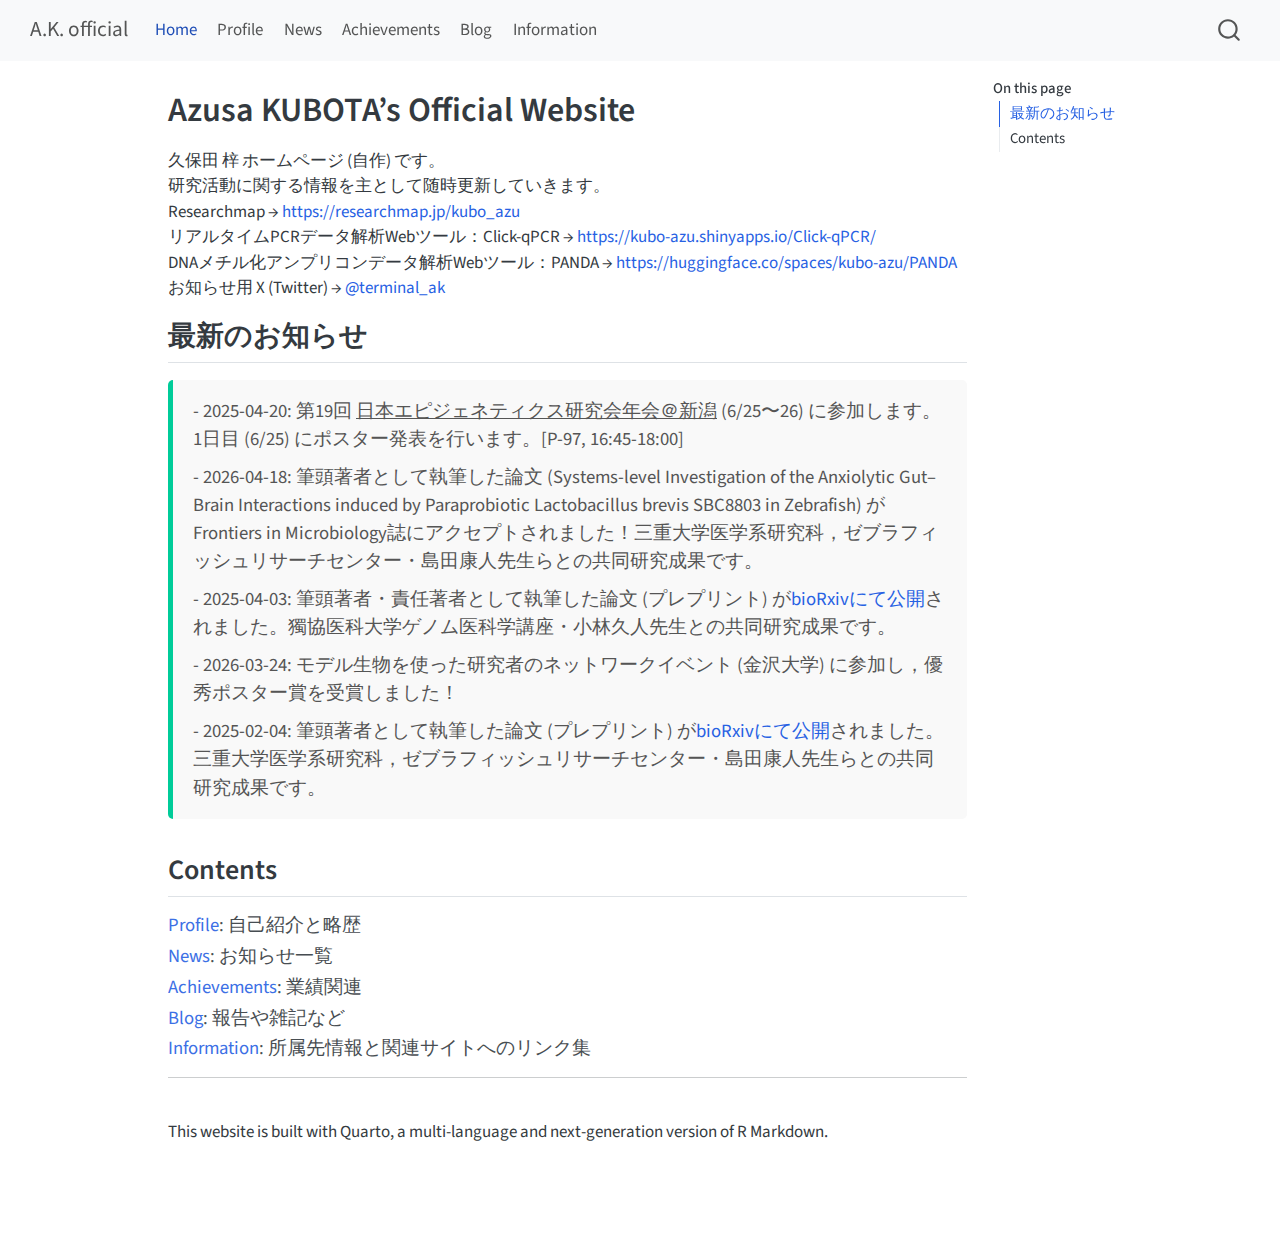
<file: index.html>
<!DOCTYPE html>
<html xmlns="http://www.w3.org/1999/xhtml" lang="en" xml:lang="en"><head>

<meta charset="utf-8">
<meta name="generator" content="quarto-1.6.36">

<meta name="viewport" content="width=device-width, initial-scale=1.0, user-scalable=yes">


<title>Azusa KUBOTA’s Official Website – A.K. official</title>
<style>
code{white-space: pre-wrap;}
span.smallcaps{font-variant: small-caps;}
div.columns{display: flex; gap: min(4vw, 1.5em);}
div.column{flex: auto; overflow-x: auto;}
div.hanging-indent{margin-left: 1.5em; text-indent: -1.5em;}
ul.task-list{list-style: none;}
ul.task-list li input[type="checkbox"] {
  width: 0.8em;
  margin: 0 0.8em 0.2em -1em; /* quarto-specific, see https://github.com/quarto-dev/quarto-cli/issues/4556 */ 
  vertical-align: middle;
}
</style>


<script src="site_libs/quarto-nav/quarto-nav.js"></script>
<script src="site_libs/quarto-nav/headroom.min.js"></script>
<script src="site_libs/clipboard/clipboard.min.js"></script>
<script src="site_libs/quarto-search/autocomplete.umd.js"></script>
<script src="site_libs/quarto-search/fuse.min.js"></script>
<script src="site_libs/quarto-search/quarto-search.js"></script>
<meta name="quarto:offset" content="./">
<script src="site_libs/quarto-html/quarto.js"></script>
<script src="site_libs/quarto-html/popper.min.js"></script>
<script src="site_libs/quarto-html/tippy.umd.min.js"></script>
<script src="site_libs/quarto-html/anchor.min.js"></script>
<link href="site_libs/quarto-html/tippy.css" rel="stylesheet">
<link href="site_libs/quarto-html/quarto-syntax-highlighting-01c78b5cd655e4cd89133cf59d535862.css" rel="stylesheet" id="quarto-text-highlighting-styles">
<script src="site_libs/bootstrap/bootstrap.min.js"></script>
<link href="site_libs/bootstrap/bootstrap-icons.css" rel="stylesheet">
<link href="site_libs/bootstrap/bootstrap-1322888c997fad56b0b4d776d35cf542.min.css" rel="stylesheet" append-hash="true" id="quarto-bootstrap" data-mode="light">
<script id="quarto-search-options" type="application/json">{
  "location": "navbar",
  "copy-button": false,
  "collapse-after": 3,
  "panel-placement": "end",
  "type": "overlay",
  "limit": 50,
  "keyboard-shortcut": [
    "f",
    "/",
    "s"
  ],
  "show-item-context": false,
  "language": {
    "search-no-results-text": "No results",
    "search-matching-documents-text": "matching documents",
    "search-copy-link-title": "Copy link to search",
    "search-hide-matches-text": "Hide additional matches",
    "search-more-match-text": "more match in this document",
    "search-more-matches-text": "more matches in this document",
    "search-clear-button-title": "Clear",
    "search-text-placeholder": "",
    "search-detached-cancel-button-title": "Cancel",
    "search-submit-button-title": "Submit",
    "search-label": "Search"
  }
}</script>
<script async="" src="https://www.googletagmanager.com/gtag/js?id=G-B911ZHNBCY"></script>

<script type="text/javascript">

window.dataLayer = window.dataLayer || [];
function gtag(){dataLayer.push(arguments);}
gtag('js', new Date());
gtag('config', 'G-B911ZHNBCY', { 'anonymize_ip': true});
</script>


<link rel="stylesheet" href="styles.css">
</head>

<body class="nav-fixed">

<div id="quarto-search-results"></div>
  <header id="quarto-header" class="headroom fixed-top">
    <nav class="navbar navbar-expand-lg " data-bs-theme="dark">
      <div class="navbar-container container-fluid">
      <div class="navbar-brand-container mx-auto">
    <a class="navbar-brand" href="./index.html">
    <span class="navbar-title">A.K. official</span>
    </a>
  </div>
            <div id="quarto-search" class="" title="Search"></div>
          <button class="navbar-toggler" type="button" data-bs-toggle="collapse" data-bs-target="#navbarCollapse" aria-controls="navbarCollapse" role="menu" aria-expanded="false" aria-label="Toggle navigation" onclick="if (window.quartoToggleHeadroom) { window.quartoToggleHeadroom(); }">
  <span class="navbar-toggler-icon"></span>
</button>
          <div class="collapse navbar-collapse" id="navbarCollapse">
            <ul class="navbar-nav navbar-nav-scroll me-auto">
  <li class="nav-item">
    <a class="nav-link active" href="./index.html" aria-current="page"> 
<span class="menu-text">Home</span></a>
  </li>  
  <li class="nav-item">
    <a class="nav-link" href="./profile.html"> 
<span class="menu-text">Profile</span></a>
  </li>  
  <li class="nav-item">
    <a class="nav-link" href="./news.html"> 
<span class="menu-text">News</span></a>
  </li>  
  <li class="nav-item">
    <a class="nav-link" href="./achievements.html"> 
<span class="menu-text">Achievements</span></a>
  </li>  
  <li class="nav-item">
    <a class="nav-link" href="./blog.html"> 
<span class="menu-text">Blog</span></a>
  </li>  
  <li class="nav-item">
    <a class="nav-link" href="./info.html"> 
<span class="menu-text">Information</span></a>
  </li>  
</ul>
          </div> <!-- /navcollapse -->
            <div class="quarto-navbar-tools">
</div>
      </div> <!-- /container-fluid -->
    </nav>
</header>
<!-- content -->
<div id="quarto-content" class="quarto-container page-columns page-rows-contents page-layout-article page-navbar">
<!-- sidebar -->
<!-- margin-sidebar -->
    <div id="quarto-margin-sidebar" class="sidebar margin-sidebar">
        <nav id="TOC" role="doc-toc" class="toc-active">
    <h2 id="toc-title">On this page</h2>
   
  <ul>
  <li><a href="#最新のお知らせ" id="toc-最新のお知らせ" class="nav-link active" data-scroll-target="#最新のお知らせ">最新のお知らせ</a></li>
  <li><a href="#contents" id="toc-contents" class="nav-link" data-scroll-target="#contents">Contents</a></li>
  </ul>
</nav>
    </div>
<!-- main -->
<main class="content" id="quarto-document-content">

<header id="title-block-header" class="quarto-title-block default">
<div class="quarto-title">
<h1 class="title">Azusa KUBOTA’s Official Website</h1>
</div>



<div class="quarto-title-meta">

    
  
    
  </div>
  


</header>


<p>久保田 梓 ホームページ (自作) です。<br> 研究活動に関する情報を主として随時更新していきます。<br> Researchmap → <a href="https://researchmap.jp/kubo_azu" class="uri">https://researchmap.jp/kubo_azu</a> <br> リアルタイムPCRデータ解析Webツール：Click-qPCR → <a href="https://kubo-azu.shinyapps.io/Click-qPCR/" class="uri">https://kubo-azu.shinyapps.io/Click-qPCR/</a> <br> DNAメチル化アンプリコンデータ解析Webツール：PANDA → <a href="https://huggingface.co/spaces/kubo-azu/PANDA" class="uri">https://huggingface.co/spaces/kubo-azu/PANDA</a> <br> お知らせ用 X (Twitter) → <a href="https://x.com/terminal_ak?s=21&amp;t=ZJ_6sOLFnCmChDUdSNUEaQ"><span class="citation" data-cites="terminal_ak">@terminal_ak</span></a></p>
<section id="最新のお知らせ" class="level2">
<h2 class="anchored" data-anchor-id="最新のお知らせ">最新のお知らせ</h2>
<div class="news">
<p class="news-item">
<strong>- <strong>2025-04-20</strong>: 第19回 <u>日本エピジェネティクス研究会年会＠新潟</u> (6/25〜26) に参加します。1日目 (6/25) にポスター発表を行います。[P-97, 16:45-18:00]</strong>
</p>
<p class="news-item">
<strong>- <strong>2026-04-18</strong>: 筆頭著者として執筆した論文 (Systems-level Investigation of the Anxiolytic Gut–Brain Interactions induced by Paraprobiotic Lactobacillus brevis SBC8803 in Zebrafish) がFrontiers in Microbiology誌にアクセプトされました！三重大学医学系研究科，ゼブラフィッシュリサーチセンター・島田康人先生らとの共同研究成果です。</strong>
</p>
<p class="news-item">
<strong>- <strong>2025-04-03</strong>: 筆頭著者・責任著者として執筆した論文 (プレプリント) が<a href="https://doi.org/10.64898/2026.04.01.715790">bioRxivにて公開</a>されました。獨協医科大学ゲノム医科学講座・小林久人先生との共同研究成果です。</strong>
</p>
<p class="news-item">
<strong>- <strong>2026-03-24</strong>: モデル生物を使った研究者のネットワークイベント (金沢大学) に参加し，優秀ポスター賞を受賞しました！</strong>
</p>
<p class="news-item">
<strong>- <strong>2025-02-04</strong>: 筆頭著者として執筆した論文 (プレプリント) が<a href="https://doi.org/10.64898/2026.02.04.703736">bioRxivにて公開</a>されました。三重大学医学系研究科，ゼブラフィッシュリサーチセンター・島田康人先生らとの共同研究成果です。</strong>
</p>
</div>
</section>
<section id="contents" class="level2">
<h2 class="anchored" data-anchor-id="contents">Contents</h2>
<section id="profile-自己紹介と略歴" class="level5">
<h5 class="anchored" data-anchor-id="profile-自己紹介と略歴"><a href="./profile.html">Profile</a>: 自己紹介と略歴</h5>
</section>
<section id="news-お知らせ一覧" class="level5">
<h5 class="anchored" data-anchor-id="news-お知らせ一覧"><a href="./news.html">News</a>: お知らせ一覧</h5>
</section>
<section id="achievements-業績関連" class="level5">
<h5 class="anchored" data-anchor-id="achievements-業績関連"><a href="./achievements.html">Achievements</a>: 業績関連</h5>
</section>
<section id="blog-報告や雑記など" class="level5">
<h5 class="anchored" data-anchor-id="blog-報告や雑記など"><a href="./blog.html">Blog</a>: 報告や雑記など</h5>
</section>
<section id="information-所属先情報と関連サイトへのリンク集" class="level5">
<h5 class="anchored" data-anchor-id="information-所属先情報と関連サイトへのリンク集"><a href="./info.html">Information</a>: 所属先情報と関連サイトへのリンク集</h5>
<hr>
<p><br>This website is built with Quarto, a multi-language and next-generation version of R Markdown.</p>


</section>
</section>

</main> <!-- /main -->
<script id="quarto-html-after-body" type="application/javascript">
window.document.addEventListener("DOMContentLoaded", function (event) {
  const toggleBodyColorMode = (bsSheetEl) => {
    const mode = bsSheetEl.getAttribute("data-mode");
    const bodyEl = window.document.querySelector("body");
    if (mode === "dark") {
      bodyEl.classList.add("quarto-dark");
      bodyEl.classList.remove("quarto-light");
    } else {
      bodyEl.classList.add("quarto-light");
      bodyEl.classList.remove("quarto-dark");
    }
  }
  const toggleBodyColorPrimary = () => {
    const bsSheetEl = window.document.querySelector("link#quarto-bootstrap");
    if (bsSheetEl) {
      toggleBodyColorMode(bsSheetEl);
    }
  }
  toggleBodyColorPrimary();  
  const icon = "";
  const anchorJS = new window.AnchorJS();
  anchorJS.options = {
    placement: 'right',
    icon: icon
  };
  anchorJS.add('.anchored');
  const isCodeAnnotation = (el) => {
    for (const clz of el.classList) {
      if (clz.startsWith('code-annotation-')) {                     
        return true;
      }
    }
    return false;
  }
  const onCopySuccess = function(e) {
    // button target
    const button = e.trigger;
    // don't keep focus
    button.blur();
    // flash "checked"
    button.classList.add('code-copy-button-checked');
    var currentTitle = button.getAttribute("title");
    button.setAttribute("title", "Copied!");
    let tooltip;
    if (window.bootstrap) {
      button.setAttribute("data-bs-toggle", "tooltip");
      button.setAttribute("data-bs-placement", "left");
      button.setAttribute("data-bs-title", "Copied!");
      tooltip = new bootstrap.Tooltip(button, 
        { trigger: "manual", 
          customClass: "code-copy-button-tooltip",
          offset: [0, -8]});
      tooltip.show();    
    }
    setTimeout(function() {
      if (tooltip) {
        tooltip.hide();
        button.removeAttribute("data-bs-title");
        button.removeAttribute("data-bs-toggle");
        button.removeAttribute("data-bs-placement");
      }
      button.setAttribute("title", currentTitle);
      button.classList.remove('code-copy-button-checked');
    }, 1000);
    // clear code selection
    e.clearSelection();
  }
  const getTextToCopy = function(trigger) {
      const codeEl = trigger.previousElementSibling.cloneNode(true);
      for (const childEl of codeEl.children) {
        if (isCodeAnnotation(childEl)) {
          childEl.remove();
        }
      }
      return codeEl.innerText;
  }
  const clipboard = new window.ClipboardJS('.code-copy-button:not([data-in-quarto-modal])', {
    text: getTextToCopy
  });
  clipboard.on('success', onCopySuccess);
  if (window.document.getElementById('quarto-embedded-source-code-modal')) {
    const clipboardModal = new window.ClipboardJS('.code-copy-button[data-in-quarto-modal]', {
      text: getTextToCopy,
      container: window.document.getElementById('quarto-embedded-source-code-modal')
    });
    clipboardModal.on('success', onCopySuccess);
  }
    var localhostRegex = new RegExp(/^(?:http|https):\/\/localhost\:?[0-9]*\//);
    var mailtoRegex = new RegExp(/^mailto:/);
      var filterRegex = new RegExp("https:\/\/kubo-azu\.github\.io\/official\/");
    var isInternal = (href) => {
        return filterRegex.test(href) || localhostRegex.test(href) || mailtoRegex.test(href);
    }
    // Inspect non-navigation links and adorn them if external
 	var links = window.document.querySelectorAll('a[href]:not(.nav-link):not(.navbar-brand):not(.toc-action):not(.sidebar-link):not(.sidebar-item-toggle):not(.pagination-link):not(.no-external):not([aria-hidden]):not(.dropdown-item):not(.quarto-navigation-tool):not(.about-link)');
    for (var i=0; i<links.length; i++) {
      const link = links[i];
      if (!isInternal(link.href)) {
        // undo the damage that might have been done by quarto-nav.js in the case of
        // links that we want to consider external
        if (link.dataset.originalHref !== undefined) {
          link.href = link.dataset.originalHref;
        }
      }
    }
  function tippyHover(el, contentFn, onTriggerFn, onUntriggerFn) {
    const config = {
      allowHTML: true,
      maxWidth: 500,
      delay: 100,
      arrow: false,
      appendTo: function(el) {
          return el.parentElement;
      },
      interactive: true,
      interactiveBorder: 10,
      theme: 'quarto',
      placement: 'bottom-start',
    };
    if (contentFn) {
      config.content = contentFn;
    }
    if (onTriggerFn) {
      config.onTrigger = onTriggerFn;
    }
    if (onUntriggerFn) {
      config.onUntrigger = onUntriggerFn;
    }
    window.tippy(el, config); 
  }
  const noterefs = window.document.querySelectorAll('a[role="doc-noteref"]');
  for (var i=0; i<noterefs.length; i++) {
    const ref = noterefs[i];
    tippyHover(ref, function() {
      // use id or data attribute instead here
      let href = ref.getAttribute('data-footnote-href') || ref.getAttribute('href');
      try { href = new URL(href).hash; } catch {}
      const id = href.replace(/^#\/?/, "");
      const note = window.document.getElementById(id);
      if (note) {
        return note.innerHTML;
      } else {
        return "";
      }
    });
  }
  const xrefs = window.document.querySelectorAll('a.quarto-xref');
  const processXRef = (id, note) => {
    // Strip column container classes
    const stripColumnClz = (el) => {
      el.classList.remove("page-full", "page-columns");
      if (el.children) {
        for (const child of el.children) {
          stripColumnClz(child);
        }
      }
    }
    stripColumnClz(note)
    if (id === null || id.startsWith('sec-')) {
      // Special case sections, only their first couple elements
      const container = document.createElement("div");
      if (note.children && note.children.length > 2) {
        container.appendChild(note.children[0].cloneNode(true));
        for (let i = 1; i < note.children.length; i++) {
          const child = note.children[i];
          if (child.tagName === "P" && child.innerText === "") {
            continue;
          } else {
            container.appendChild(child.cloneNode(true));
            break;
          }
        }
        if (window.Quarto?.typesetMath) {
          window.Quarto.typesetMath(container);
        }
        return container.innerHTML
      } else {
        if (window.Quarto?.typesetMath) {
          window.Quarto.typesetMath(note);
        }
        return note.innerHTML;
      }
    } else {
      // Remove any anchor links if they are present
      const anchorLink = note.querySelector('a.anchorjs-link');
      if (anchorLink) {
        anchorLink.remove();
      }
      if (window.Quarto?.typesetMath) {
        window.Quarto.typesetMath(note);
      }
      if (note.classList.contains("callout")) {
        return note.outerHTML;
      } else {
        return note.innerHTML;
      }
    }
  }
  for (var i=0; i<xrefs.length; i++) {
    const xref = xrefs[i];
    tippyHover(xref, undefined, function(instance) {
      instance.disable();
      let url = xref.getAttribute('href');
      let hash = undefined; 
      if (url.startsWith('#')) {
        hash = url;
      } else {
        try { hash = new URL(url).hash; } catch {}
      }
      if (hash) {
        const id = hash.replace(/^#\/?/, "");
        const note = window.document.getElementById(id);
        if (note !== null) {
          try {
            const html = processXRef(id, note.cloneNode(true));
            instance.setContent(html);
          } finally {
            instance.enable();
            instance.show();
          }
        } else {
          // See if we can fetch this
          fetch(url.split('#')[0])
          .then(res => res.text())
          .then(html => {
            const parser = new DOMParser();
            const htmlDoc = parser.parseFromString(html, "text/html");
            const note = htmlDoc.getElementById(id);
            if (note !== null) {
              const html = processXRef(id, note);
              instance.setContent(html);
            } 
          }).finally(() => {
            instance.enable();
            instance.show();
          });
        }
      } else {
        // See if we can fetch a full url (with no hash to target)
        // This is a special case and we should probably do some content thinning / targeting
        fetch(url)
        .then(res => res.text())
        .then(html => {
          const parser = new DOMParser();
          const htmlDoc = parser.parseFromString(html, "text/html");
          const note = htmlDoc.querySelector('main.content');
          if (note !== null) {
            // This should only happen for chapter cross references
            // (since there is no id in the URL)
            // remove the first header
            if (note.children.length > 0 && note.children[0].tagName === "HEADER") {
              note.children[0].remove();
            }
            const html = processXRef(null, note);
            instance.setContent(html);
          } 
        }).finally(() => {
          instance.enable();
          instance.show();
        });
      }
    }, function(instance) {
    });
  }
      let selectedAnnoteEl;
      const selectorForAnnotation = ( cell, annotation) => {
        let cellAttr = 'data-code-cell="' + cell + '"';
        let lineAttr = 'data-code-annotation="' +  annotation + '"';
        const selector = 'span[' + cellAttr + '][' + lineAttr + ']';
        return selector;
      }
      const selectCodeLines = (annoteEl) => {
        const doc = window.document;
        const targetCell = annoteEl.getAttribute("data-target-cell");
        const targetAnnotation = annoteEl.getAttribute("data-target-annotation");
        const annoteSpan = window.document.querySelector(selectorForAnnotation(targetCell, targetAnnotation));
        const lines = annoteSpan.getAttribute("data-code-lines").split(",");
        const lineIds = lines.map((line) => {
          return targetCell + "-" + line;
        })
        let top = null;
        let height = null;
        let parent = null;
        if (lineIds.length > 0) {
            //compute the position of the single el (top and bottom and make a div)
            const el = window.document.getElementById(lineIds[0]);
            top = el.offsetTop;
            height = el.offsetHeight;
            parent = el.parentElement.parentElement;
          if (lineIds.length > 1) {
            const lastEl = window.document.getElementById(lineIds[lineIds.length - 1]);
            const bottom = lastEl.offsetTop + lastEl.offsetHeight;
            height = bottom - top;
          }
          if (top !== null && height !== null && parent !== null) {
            // cook up a div (if necessary) and position it 
            let div = window.document.getElementById("code-annotation-line-highlight");
            if (div === null) {
              div = window.document.createElement("div");
              div.setAttribute("id", "code-annotation-line-highlight");
              div.style.position = 'absolute';
              parent.appendChild(div);
            }
            div.style.top = top - 2 + "px";
            div.style.height = height + 4 + "px";
            div.style.left = 0;
            let gutterDiv = window.document.getElementById("code-annotation-line-highlight-gutter");
            if (gutterDiv === null) {
              gutterDiv = window.document.createElement("div");
              gutterDiv.setAttribute("id", "code-annotation-line-highlight-gutter");
              gutterDiv.style.position = 'absolute';
              const codeCell = window.document.getElementById(targetCell);
              const gutter = codeCell.querySelector('.code-annotation-gutter');
              gutter.appendChild(gutterDiv);
            }
            gutterDiv.style.top = top - 2 + "px";
            gutterDiv.style.height = height + 4 + "px";
          }
          selectedAnnoteEl = annoteEl;
        }
      };
      const unselectCodeLines = () => {
        const elementsIds = ["code-annotation-line-highlight", "code-annotation-line-highlight-gutter"];
        elementsIds.forEach((elId) => {
          const div = window.document.getElementById(elId);
          if (div) {
            div.remove();
          }
        });
        selectedAnnoteEl = undefined;
      };
        // Handle positioning of the toggle
    window.addEventListener(
      "resize",
      throttle(() => {
        elRect = undefined;
        if (selectedAnnoteEl) {
          selectCodeLines(selectedAnnoteEl);
        }
      }, 10)
    );
    function throttle(fn, ms) {
    let throttle = false;
    let timer;
      return (...args) => {
        if(!throttle) { // first call gets through
            fn.apply(this, args);
            throttle = true;
        } else { // all the others get throttled
            if(timer) clearTimeout(timer); // cancel #2
            timer = setTimeout(() => {
              fn.apply(this, args);
              timer = throttle = false;
            }, ms);
        }
      };
    }
      // Attach click handler to the DT
      const annoteDls = window.document.querySelectorAll('dt[data-target-cell]');
      for (const annoteDlNode of annoteDls) {
        annoteDlNode.addEventListener('click', (event) => {
          const clickedEl = event.target;
          if (clickedEl !== selectedAnnoteEl) {
            unselectCodeLines();
            const activeEl = window.document.querySelector('dt[data-target-cell].code-annotation-active');
            if (activeEl) {
              activeEl.classList.remove('code-annotation-active');
            }
            selectCodeLines(clickedEl);
            clickedEl.classList.add('code-annotation-active');
          } else {
            // Unselect the line
            unselectCodeLines();
            clickedEl.classList.remove('code-annotation-active');
          }
        });
      }
  const findCites = (el) => {
    const parentEl = el.parentElement;
    if (parentEl) {
      const cites = parentEl.dataset.cites;
      if (cites) {
        return {
          el,
          cites: cites.split(' ')
        };
      } else {
        return findCites(el.parentElement)
      }
    } else {
      return undefined;
    }
  };
  var bibliorefs = window.document.querySelectorAll('a[role="doc-biblioref"]');
  for (var i=0; i<bibliorefs.length; i++) {
    const ref = bibliorefs[i];
    const citeInfo = findCites(ref);
    if (citeInfo) {
      tippyHover(citeInfo.el, function() {
        var popup = window.document.createElement('div');
        citeInfo.cites.forEach(function(cite) {
          var citeDiv = window.document.createElement('div');
          citeDiv.classList.add('hanging-indent');
          citeDiv.classList.add('csl-entry');
          var biblioDiv = window.document.getElementById('ref-' + cite);
          if (biblioDiv) {
            citeDiv.innerHTML = biblioDiv.innerHTML;
          }
          popup.appendChild(citeDiv);
        });
        return popup.innerHTML;
      });
    }
  }
});
</script>
</div> <!-- /content -->




</body></html>
</file>
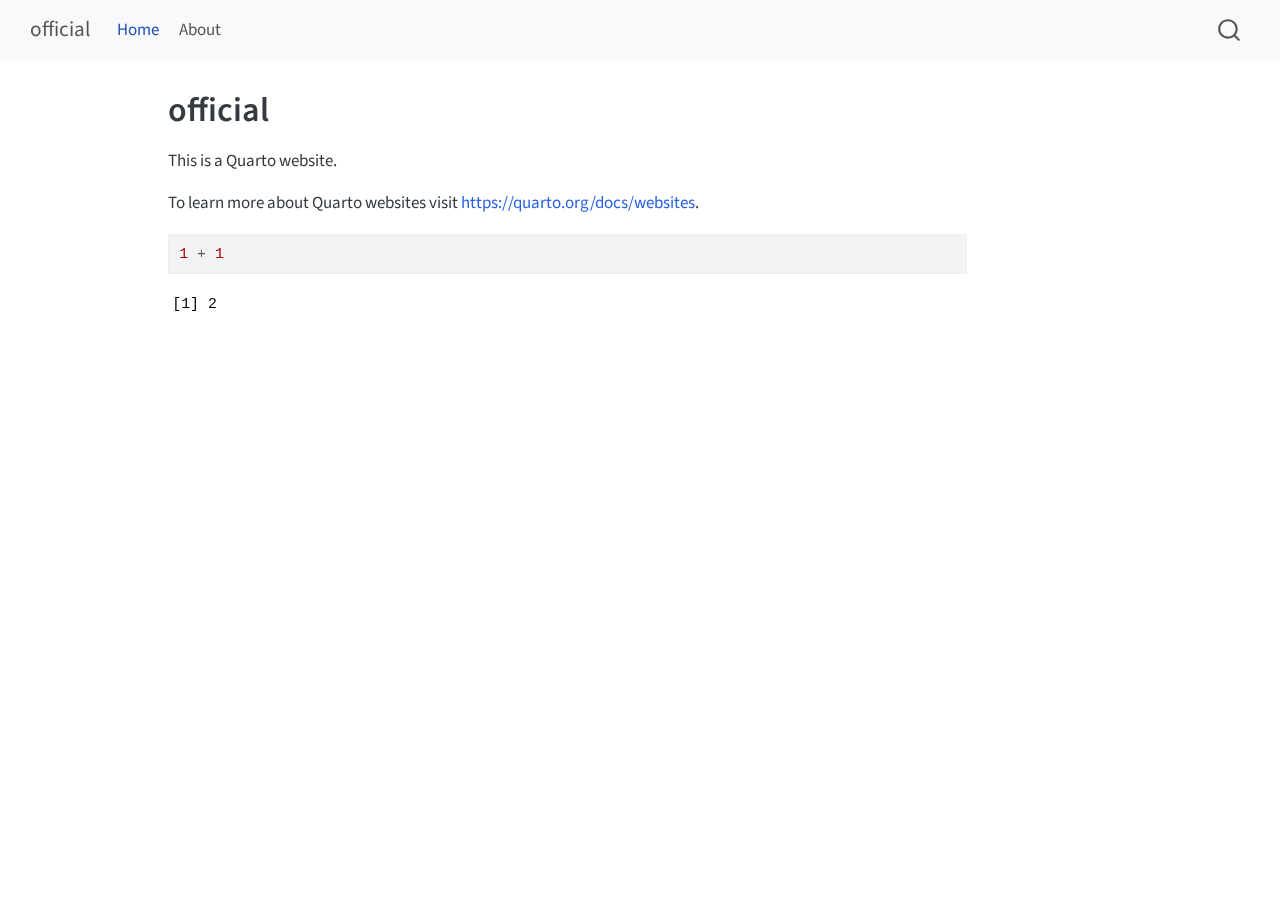
<file: _site/index.html>
<!DOCTYPE html>
<html xmlns="http://www.w3.org/1999/xhtml" lang="en" xml:lang="en"><head>

<meta charset="utf-8">
<meta name="generator" content="quarto-1.6.36">

<meta name="viewport" content="width=device-width, initial-scale=1.0, user-scalable=yes">


<title>official</title>
<style>
code{white-space: pre-wrap;}
span.smallcaps{font-variant: small-caps;}
div.columns{display: flex; gap: min(4vw, 1.5em);}
div.column{flex: auto; overflow-x: auto;}
div.hanging-indent{margin-left: 1.5em; text-indent: -1.5em;}
ul.task-list{list-style: none;}
ul.task-list li input[type="checkbox"] {
  width: 0.8em;
  margin: 0 0.8em 0.2em -1em; /* quarto-specific, see https://github.com/quarto-dev/quarto-cli/issues/4556 */ 
  vertical-align: middle;
}
/* CSS for syntax highlighting */
pre > code.sourceCode { white-space: pre; position: relative; }
pre > code.sourceCode > span { line-height: 1.25; }
pre > code.sourceCode > span:empty { height: 1.2em; }
.sourceCode { overflow: visible; }
code.sourceCode > span { color: inherit; text-decoration: inherit; }
div.sourceCode { margin: 1em 0; }
pre.sourceCode { margin: 0; }
@media screen {
div.sourceCode { overflow: auto; }
}
@media print {
pre > code.sourceCode { white-space: pre-wrap; }
pre > code.sourceCode > span { display: inline-block; text-indent: -5em; padding-left: 5em; }
}
pre.numberSource code
  { counter-reset: source-line 0; }
pre.numberSource code > span
  { position: relative; left: -4em; counter-increment: source-line; }
pre.numberSource code > span > a:first-child::before
  { content: counter(source-line);
    position: relative; left: -1em; text-align: right; vertical-align: baseline;
    border: none; display: inline-block;
    -webkit-touch-callout: none; -webkit-user-select: none;
    -khtml-user-select: none; -moz-user-select: none;
    -ms-user-select: none; user-select: none;
    padding: 0 4px; width: 4em;
  }
pre.numberSource { margin-left: 3em;  padding-left: 4px; }
div.sourceCode
  {   }
@media screen {
pre > code.sourceCode > span > a:first-child::before { text-decoration: underline; }
}
</style>


<script src="site_libs/quarto-nav/quarto-nav.js"></script>
<script src="site_libs/quarto-nav/headroom.min.js"></script>
<script src="site_libs/clipboard/clipboard.min.js"></script>
<script src="site_libs/quarto-search/autocomplete.umd.js"></script>
<script src="site_libs/quarto-search/fuse.min.js"></script>
<script src="site_libs/quarto-search/quarto-search.js"></script>
<meta name="quarto:offset" content="./">
<script src="site_libs/quarto-html/quarto.js"></script>
<script src="site_libs/quarto-html/popper.min.js"></script>
<script src="site_libs/quarto-html/tippy.umd.min.js"></script>
<script src="site_libs/quarto-html/anchor.min.js"></script>
<link href="site_libs/quarto-html/tippy.css" rel="stylesheet">
<link href="site_libs/quarto-html/quarto-syntax-highlighting-01c78b5cd655e4cd89133cf59d535862.css" rel="stylesheet" id="quarto-text-highlighting-styles">
<script src="site_libs/bootstrap/bootstrap.min.js"></script>
<link href="site_libs/bootstrap/bootstrap-icons.css" rel="stylesheet">
<link href="site_libs/bootstrap/bootstrap-1322888c997fad56b0b4d776d35cf542.min.css" rel="stylesheet" append-hash="true" id="quarto-bootstrap" data-mode="light">
<script id="quarto-search-options" type="application/json">{
  "location": "navbar",
  "copy-button": false,
  "collapse-after": 3,
  "panel-placement": "end",
  "type": "overlay",
  "limit": 50,
  "keyboard-shortcut": [
    "f",
    "/",
    "s"
  ],
  "show-item-context": false,
  "language": {
    "search-no-results-text": "No results",
    "search-matching-documents-text": "matching documents",
    "search-copy-link-title": "Copy link to search",
    "search-hide-matches-text": "Hide additional matches",
    "search-more-match-text": "more match in this document",
    "search-more-matches-text": "more matches in this document",
    "search-clear-button-title": "Clear",
    "search-text-placeholder": "",
    "search-detached-cancel-button-title": "Cancel",
    "search-submit-button-title": "Submit",
    "search-label": "Search"
  }
}</script>


<link rel="stylesheet" href="styles.css">
</head>

<body class="nav-fixed">

<div id="quarto-search-results"></div>
  <header id="quarto-header" class="headroom fixed-top">
    <nav class="navbar navbar-expand-lg " data-bs-theme="dark">
      <div class="navbar-container container-fluid">
      <div class="navbar-brand-container mx-auto">
    <a class="navbar-brand" href="./index.html">
    <span class="navbar-title">official</span>
    </a>
  </div>
            <div id="quarto-search" class="" title="Search"></div>
          <button class="navbar-toggler" type="button" data-bs-toggle="collapse" data-bs-target="#navbarCollapse" aria-controls="navbarCollapse" role="menu" aria-expanded="false" aria-label="Toggle navigation" onclick="if (window.quartoToggleHeadroom) { window.quartoToggleHeadroom(); }">
  <span class="navbar-toggler-icon"></span>
</button>
          <div class="collapse navbar-collapse" id="navbarCollapse">
            <ul class="navbar-nav navbar-nav-scroll me-auto">
  <li class="nav-item">
    <a class="nav-link active" href="./index.html" aria-current="page"> 
<span class="menu-text">Home</span></a>
  </li>  
  <li class="nav-item">
    <a class="nav-link" href="./about.html"> 
<span class="menu-text">About</span></a>
  </li>  
</ul>
          </div> <!-- /navcollapse -->
            <div class="quarto-navbar-tools">
</div>
      </div> <!-- /container-fluid -->
    </nav>
</header>
<!-- content -->
<div id="quarto-content" class="quarto-container page-columns page-rows-contents page-layout-article page-navbar">
<!-- sidebar -->
<!-- margin-sidebar -->
    <div id="quarto-margin-sidebar" class="sidebar margin-sidebar zindex-bottom">
        
    </div>
<!-- main -->
<main class="content" id="quarto-document-content">

<header id="title-block-header" class="quarto-title-block default">
<div class="quarto-title">
<h1 class="title">official</h1>
</div>



<div class="quarto-title-meta">

    
  
    
  </div>
  


</header>


<p>This is a Quarto website.</p>
<p>To learn more about Quarto websites visit <a href="https://quarto.org/docs/websites" class="uri">https://quarto.org/docs/websites</a>.</p>
<div class="cell">
<div class="sourceCode cell-code" id="cb1"><pre class="sourceCode r code-with-copy"><code class="sourceCode r"><span id="cb1-1"><a href="#cb1-1" aria-hidden="true" tabindex="-1"></a><span class="dv">1</span> <span class="sc">+</span> <span class="dv">1</span></span></code><button title="Copy to Clipboard" class="code-copy-button"><i class="bi"></i></button></pre></div>
<div class="cell-output cell-output-stdout">
<pre><code>[1] 2</code></pre>
</div>
</div>



</main> <!-- /main -->
<script id="quarto-html-after-body" type="application/javascript">
window.document.addEventListener("DOMContentLoaded", function (event) {
  const toggleBodyColorMode = (bsSheetEl) => {
    const mode = bsSheetEl.getAttribute("data-mode");
    const bodyEl = window.document.querySelector("body");
    if (mode === "dark") {
      bodyEl.classList.add("quarto-dark");
      bodyEl.classList.remove("quarto-light");
    } else {
      bodyEl.classList.add("quarto-light");
      bodyEl.classList.remove("quarto-dark");
    }
  }
  const toggleBodyColorPrimary = () => {
    const bsSheetEl = window.document.querySelector("link#quarto-bootstrap");
    if (bsSheetEl) {
      toggleBodyColorMode(bsSheetEl);
    }
  }
  toggleBodyColorPrimary();  
  const icon = "";
  const anchorJS = new window.AnchorJS();
  anchorJS.options = {
    placement: 'right',
    icon: icon
  };
  anchorJS.add('.anchored');
  const isCodeAnnotation = (el) => {
    for (const clz of el.classList) {
      if (clz.startsWith('code-annotation-')) {                     
        return true;
      }
    }
    return false;
  }
  const onCopySuccess = function(e) {
    // button target
    const button = e.trigger;
    // don't keep focus
    button.blur();
    // flash "checked"
    button.classList.add('code-copy-button-checked');
    var currentTitle = button.getAttribute("title");
    button.setAttribute("title", "Copied!");
    let tooltip;
    if (window.bootstrap) {
      button.setAttribute("data-bs-toggle", "tooltip");
      button.setAttribute("data-bs-placement", "left");
      button.setAttribute("data-bs-title", "Copied!");
      tooltip = new bootstrap.Tooltip(button, 
        { trigger: "manual", 
          customClass: "code-copy-button-tooltip",
          offset: [0, -8]});
      tooltip.show();    
    }
    setTimeout(function() {
      if (tooltip) {
        tooltip.hide();
        button.removeAttribute("data-bs-title");
        button.removeAttribute("data-bs-toggle");
        button.removeAttribute("data-bs-placement");
      }
      button.setAttribute("title", currentTitle);
      button.classList.remove('code-copy-button-checked');
    }, 1000);
    // clear code selection
    e.clearSelection();
  }
  const getTextToCopy = function(trigger) {
      const codeEl = trigger.previousElementSibling.cloneNode(true);
      for (const childEl of codeEl.children) {
        if (isCodeAnnotation(childEl)) {
          childEl.remove();
        }
      }
      return codeEl.innerText;
  }
  const clipboard = new window.ClipboardJS('.code-copy-button:not([data-in-quarto-modal])', {
    text: getTextToCopy
  });
  clipboard.on('success', onCopySuccess);
  if (window.document.getElementById('quarto-embedded-source-code-modal')) {
    const clipboardModal = new window.ClipboardJS('.code-copy-button[data-in-quarto-modal]', {
      text: getTextToCopy,
      container: window.document.getElementById('quarto-embedded-source-code-modal')
    });
    clipboardModal.on('success', onCopySuccess);
  }
    var localhostRegex = new RegExp(/^(?:http|https):\/\/localhost\:?[0-9]*\//);
    var mailtoRegex = new RegExp(/^mailto:/);
      var filterRegex = new RegExp('/' + window.location.host + '/');
    var isInternal = (href) => {
        return filterRegex.test(href) || localhostRegex.test(href) || mailtoRegex.test(href);
    }
    // Inspect non-navigation links and adorn them if external
 	var links = window.document.querySelectorAll('a[href]:not(.nav-link):not(.navbar-brand):not(.toc-action):not(.sidebar-link):not(.sidebar-item-toggle):not(.pagination-link):not(.no-external):not([aria-hidden]):not(.dropdown-item):not(.quarto-navigation-tool):not(.about-link)');
    for (var i=0; i<links.length; i++) {
      const link = links[i];
      if (!isInternal(link.href)) {
        // undo the damage that might have been done by quarto-nav.js in the case of
        // links that we want to consider external
        if (link.dataset.originalHref !== undefined) {
          link.href = link.dataset.originalHref;
        }
      }
    }
  function tippyHover(el, contentFn, onTriggerFn, onUntriggerFn) {
    const config = {
      allowHTML: true,
      maxWidth: 500,
      delay: 100,
      arrow: false,
      appendTo: function(el) {
          return el.parentElement;
      },
      interactive: true,
      interactiveBorder: 10,
      theme: 'quarto',
      placement: 'bottom-start',
    };
    if (contentFn) {
      config.content = contentFn;
    }
    if (onTriggerFn) {
      config.onTrigger = onTriggerFn;
    }
    if (onUntriggerFn) {
      config.onUntrigger = onUntriggerFn;
    }
    window.tippy(el, config); 
  }
  const noterefs = window.document.querySelectorAll('a[role="doc-noteref"]');
  for (var i=0; i<noterefs.length; i++) {
    const ref = noterefs[i];
    tippyHover(ref, function() {
      // use id or data attribute instead here
      let href = ref.getAttribute('data-footnote-href') || ref.getAttribute('href');
      try { href = new URL(href).hash; } catch {}
      const id = href.replace(/^#\/?/, "");
      const note = window.document.getElementById(id);
      if (note) {
        return note.innerHTML;
      } else {
        return "";
      }
    });
  }
  const xrefs = window.document.querySelectorAll('a.quarto-xref');
  const processXRef = (id, note) => {
    // Strip column container classes
    const stripColumnClz = (el) => {
      el.classList.remove("page-full", "page-columns");
      if (el.children) {
        for (const child of el.children) {
          stripColumnClz(child);
        }
      }
    }
    stripColumnClz(note)
    if (id === null || id.startsWith('sec-')) {
      // Special case sections, only their first couple elements
      const container = document.createElement("div");
      if (note.children && note.children.length > 2) {
        container.appendChild(note.children[0].cloneNode(true));
        for (let i = 1; i < note.children.length; i++) {
          const child = note.children[i];
          if (child.tagName === "P" && child.innerText === "") {
            continue;
          } else {
            container.appendChild(child.cloneNode(true));
            break;
          }
        }
        if (window.Quarto?.typesetMath) {
          window.Quarto.typesetMath(container);
        }
        return container.innerHTML
      } else {
        if (window.Quarto?.typesetMath) {
          window.Quarto.typesetMath(note);
        }
        return note.innerHTML;
      }
    } else {
      // Remove any anchor links if they are present
      const anchorLink = note.querySelector('a.anchorjs-link');
      if (anchorLink) {
        anchorLink.remove();
      }
      if (window.Quarto?.typesetMath) {
        window.Quarto.typesetMath(note);
      }
      if (note.classList.contains("callout")) {
        return note.outerHTML;
      } else {
        return note.innerHTML;
      }
    }
  }
  for (var i=0; i<xrefs.length; i++) {
    const xref = xrefs[i];
    tippyHover(xref, undefined, function(instance) {
      instance.disable();
      let url = xref.getAttribute('href');
      let hash = undefined; 
      if (url.startsWith('#')) {
        hash = url;
      } else {
        try { hash = new URL(url).hash; } catch {}
      }
      if (hash) {
        const id = hash.replace(/^#\/?/, "");
        const note = window.document.getElementById(id);
        if (note !== null) {
          try {
            const html = processXRef(id, note.cloneNode(true));
            instance.setContent(html);
          } finally {
            instance.enable();
            instance.show();
          }
        } else {
          // See if we can fetch this
          fetch(url.split('#')[0])
          .then(res => res.text())
          .then(html => {
            const parser = new DOMParser();
            const htmlDoc = parser.parseFromString(html, "text/html");
            const note = htmlDoc.getElementById(id);
            if (note !== null) {
              const html = processXRef(id, note);
              instance.setContent(html);
            } 
          }).finally(() => {
            instance.enable();
            instance.show();
          });
        }
      } else {
        // See if we can fetch a full url (with no hash to target)
        // This is a special case and we should probably do some content thinning / targeting
        fetch(url)
        .then(res => res.text())
        .then(html => {
          const parser = new DOMParser();
          const htmlDoc = parser.parseFromString(html, "text/html");
          const note = htmlDoc.querySelector('main.content');
          if (note !== null) {
            // This should only happen for chapter cross references
            // (since there is no id in the URL)
            // remove the first header
            if (note.children.length > 0 && note.children[0].tagName === "HEADER") {
              note.children[0].remove();
            }
            const html = processXRef(null, note);
            instance.setContent(html);
          } 
        }).finally(() => {
          instance.enable();
          instance.show();
        });
      }
    }, function(instance) {
    });
  }
      let selectedAnnoteEl;
      const selectorForAnnotation = ( cell, annotation) => {
        let cellAttr = 'data-code-cell="' + cell + '"';
        let lineAttr = 'data-code-annotation="' +  annotation + '"';
        const selector = 'span[' + cellAttr + '][' + lineAttr + ']';
        return selector;
      }
      const selectCodeLines = (annoteEl) => {
        const doc = window.document;
        const targetCell = annoteEl.getAttribute("data-target-cell");
        const targetAnnotation = annoteEl.getAttribute("data-target-annotation");
        const annoteSpan = window.document.querySelector(selectorForAnnotation(targetCell, targetAnnotation));
        const lines = annoteSpan.getAttribute("data-code-lines").split(",");
        const lineIds = lines.map((line) => {
          return targetCell + "-" + line;
        })
        let top = null;
        let height = null;
        let parent = null;
        if (lineIds.length > 0) {
            //compute the position of the single el (top and bottom and make a div)
            const el = window.document.getElementById(lineIds[0]);
            top = el.offsetTop;
            height = el.offsetHeight;
            parent = el.parentElement.parentElement;
          if (lineIds.length > 1) {
            const lastEl = window.document.getElementById(lineIds[lineIds.length - 1]);
            const bottom = lastEl.offsetTop + lastEl.offsetHeight;
            height = bottom - top;
          }
          if (top !== null && height !== null && parent !== null) {
            // cook up a div (if necessary) and position it 
            let div = window.document.getElementById("code-annotation-line-highlight");
            if (div === null) {
              div = window.document.createElement("div");
              div.setAttribute("id", "code-annotation-line-highlight");
              div.style.position = 'absolute';
              parent.appendChild(div);
            }
            div.style.top = top - 2 + "px";
            div.style.height = height + 4 + "px";
            div.style.left = 0;
            let gutterDiv = window.document.getElementById("code-annotation-line-highlight-gutter");
            if (gutterDiv === null) {
              gutterDiv = window.document.createElement("div");
              gutterDiv.setAttribute("id", "code-annotation-line-highlight-gutter");
              gutterDiv.style.position = 'absolute';
              const codeCell = window.document.getElementById(targetCell);
              const gutter = codeCell.querySelector('.code-annotation-gutter');
              gutter.appendChild(gutterDiv);
            }
            gutterDiv.style.top = top - 2 + "px";
            gutterDiv.style.height = height + 4 + "px";
          }
          selectedAnnoteEl = annoteEl;
        }
      };
      const unselectCodeLines = () => {
        const elementsIds = ["code-annotation-line-highlight", "code-annotation-line-highlight-gutter"];
        elementsIds.forEach((elId) => {
          const div = window.document.getElementById(elId);
          if (div) {
            div.remove();
          }
        });
        selectedAnnoteEl = undefined;
      };
        // Handle positioning of the toggle
    window.addEventListener(
      "resize",
      throttle(() => {
        elRect = undefined;
        if (selectedAnnoteEl) {
          selectCodeLines(selectedAnnoteEl);
        }
      }, 10)
    );
    function throttle(fn, ms) {
    let throttle = false;
    let timer;
      return (...args) => {
        if(!throttle) { // first call gets through
            fn.apply(this, args);
            throttle = true;
        } else { // all the others get throttled
            if(timer) clearTimeout(timer); // cancel #2
            timer = setTimeout(() => {
              fn.apply(this, args);
              timer = throttle = false;
            }, ms);
        }
      };
    }
      // Attach click handler to the DT
      const annoteDls = window.document.querySelectorAll('dt[data-target-cell]');
      for (const annoteDlNode of annoteDls) {
        annoteDlNode.addEventListener('click', (event) => {
          const clickedEl = event.target;
          if (clickedEl !== selectedAnnoteEl) {
            unselectCodeLines();
            const activeEl = window.document.querySelector('dt[data-target-cell].code-annotation-active');
            if (activeEl) {
              activeEl.classList.remove('code-annotation-active');
            }
            selectCodeLines(clickedEl);
            clickedEl.classList.add('code-annotation-active');
          } else {
            // Unselect the line
            unselectCodeLines();
            clickedEl.classList.remove('code-annotation-active');
          }
        });
      }
  const findCites = (el) => {
    const parentEl = el.parentElement;
    if (parentEl) {
      const cites = parentEl.dataset.cites;
      if (cites) {
        return {
          el,
          cites: cites.split(' ')
        };
      } else {
        return findCites(el.parentElement)
      }
    } else {
      return undefined;
    }
  };
  var bibliorefs = window.document.querySelectorAll('a[role="doc-biblioref"]');
  for (var i=0; i<bibliorefs.length; i++) {
    const ref = bibliorefs[i];
    const citeInfo = findCites(ref);
    if (citeInfo) {
      tippyHover(citeInfo.el, function() {
        var popup = window.document.createElement('div');
        citeInfo.cites.forEach(function(cite) {
          var citeDiv = window.document.createElement('div');
          citeDiv.classList.add('hanging-indent');
          citeDiv.classList.add('csl-entry');
          var biblioDiv = window.document.getElementById('ref-' + cite);
          if (biblioDiv) {
            citeDiv.innerHTML = biblioDiv.innerHTML;
          }
          popup.appendChild(citeDiv);
        });
        return popup.innerHTML;
      });
    }
  }
});
</script>
</div> <!-- /content -->




</body></html>
</file>
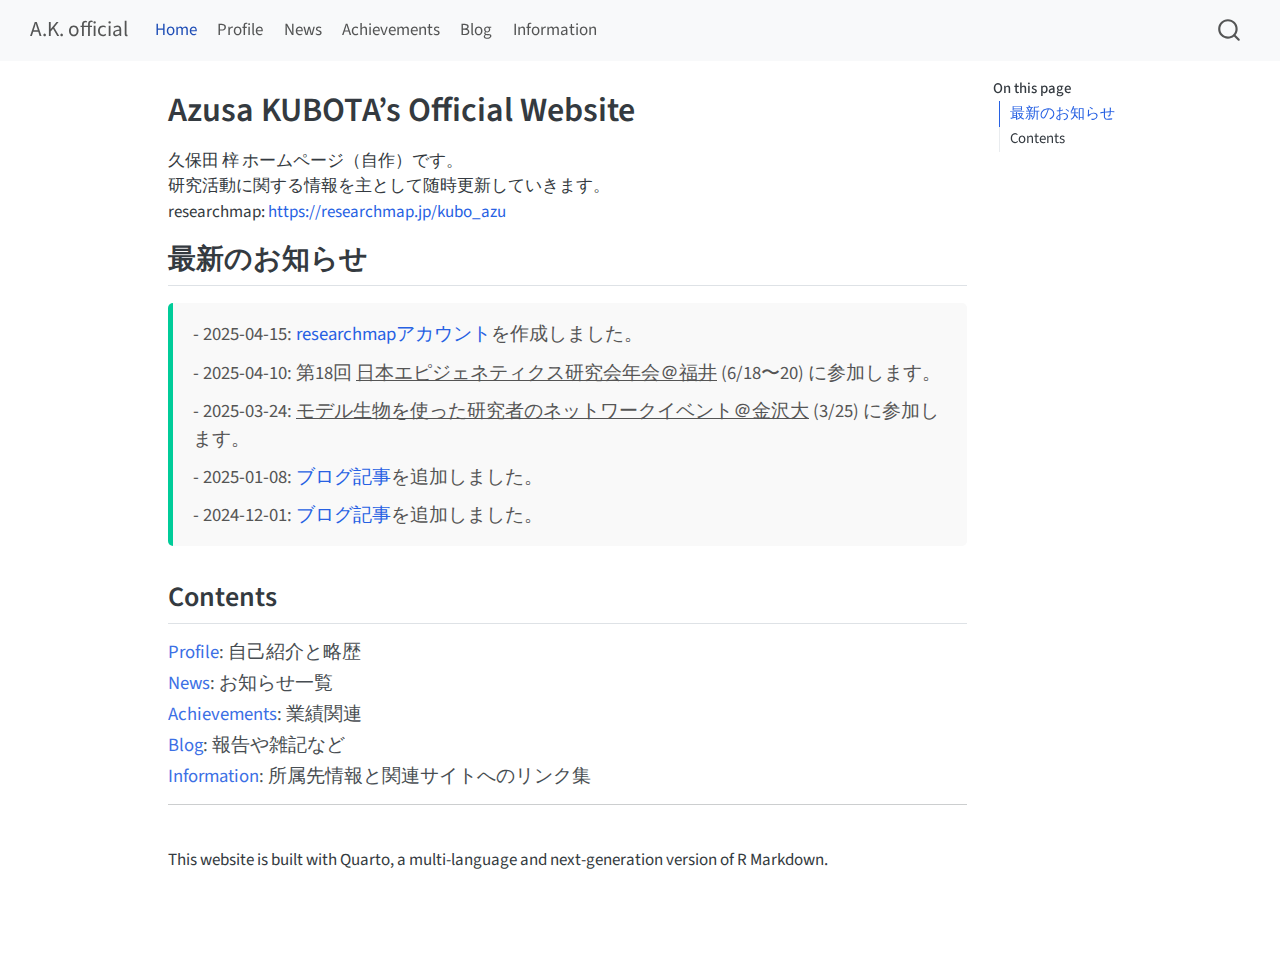
<file: docs/index.html>
<!DOCTYPE html>
<html xmlns="http://www.w3.org/1999/xhtml" lang="en" xml:lang="en"><head>

<meta charset="utf-8">
<meta name="generator" content="quarto-1.6.36">

<meta name="viewport" content="width=device-width, initial-scale=1.0, user-scalable=yes">


<title>Azusa KUBOTA’s Official Website – A.K. official</title>
<style>
code{white-space: pre-wrap;}
span.smallcaps{font-variant: small-caps;}
div.columns{display: flex; gap: min(4vw, 1.5em);}
div.column{flex: auto; overflow-x: auto;}
div.hanging-indent{margin-left: 1.5em; text-indent: -1.5em;}
ul.task-list{list-style: none;}
ul.task-list li input[type="checkbox"] {
  width: 0.8em;
  margin: 0 0.8em 0.2em -1em; /* quarto-specific, see https://github.com/quarto-dev/quarto-cli/issues/4556 */ 
  vertical-align: middle;
}
</style>


<script src="site_libs/quarto-nav/quarto-nav.js"></script>
<script src="site_libs/quarto-nav/headroom.min.js"></script>
<script src="site_libs/clipboard/clipboard.min.js"></script>
<script src="site_libs/quarto-search/autocomplete.umd.js"></script>
<script src="site_libs/quarto-search/fuse.min.js"></script>
<script src="site_libs/quarto-search/quarto-search.js"></script>
<meta name="quarto:offset" content="./">
<script src="site_libs/quarto-html/quarto.js"></script>
<script src="site_libs/quarto-html/popper.min.js"></script>
<script src="site_libs/quarto-html/tippy.umd.min.js"></script>
<script src="site_libs/quarto-html/anchor.min.js"></script>
<link href="site_libs/quarto-html/tippy.css" rel="stylesheet">
<link href="site_libs/quarto-html/quarto-syntax-highlighting-01c78b5cd655e4cd89133cf59d535862.css" rel="stylesheet" id="quarto-text-highlighting-styles">
<script src="site_libs/bootstrap/bootstrap.min.js"></script>
<link href="site_libs/bootstrap/bootstrap-icons.css" rel="stylesheet">
<link href="site_libs/bootstrap/bootstrap-1322888c997fad56b0b4d776d35cf542.min.css" rel="stylesheet" append-hash="true" id="quarto-bootstrap" data-mode="light">
<script id="quarto-search-options" type="application/json">{
  "location": "navbar",
  "copy-button": false,
  "collapse-after": 3,
  "panel-placement": "end",
  "type": "overlay",
  "limit": 50,
  "keyboard-shortcut": [
    "f",
    "/",
    "s"
  ],
  "show-item-context": false,
  "language": {
    "search-no-results-text": "No results",
    "search-matching-documents-text": "matching documents",
    "search-copy-link-title": "Copy link to search",
    "search-hide-matches-text": "Hide additional matches",
    "search-more-match-text": "more match in this document",
    "search-more-matches-text": "more matches in this document",
    "search-clear-button-title": "Clear",
    "search-text-placeholder": "",
    "search-detached-cancel-button-title": "Cancel",
    "search-submit-button-title": "Submit",
    "search-label": "Search"
  }
}</script>
<script async="" src="https://www.googletagmanager.com/gtag/js?id=G-B911ZHNBCY"></script>

<script type="text/javascript">

window.dataLayer = window.dataLayer || [];
function gtag(){dataLayer.push(arguments);}
gtag('js', new Date());
gtag('config', 'G-B911ZHNBCY', { 'anonymize_ip': true});
</script>


<link rel="stylesheet" href="styles.css">
</head>

<body class="nav-fixed">

<div id="quarto-search-results"></div>
  <header id="quarto-header" class="headroom fixed-top">
    <nav class="navbar navbar-expand-lg " data-bs-theme="dark">
      <div class="navbar-container container-fluid">
      <div class="navbar-brand-container mx-auto">
    <a class="navbar-brand" href="./index.html">
    <span class="navbar-title">A.K. official</span>
    </a>
  </div>
            <div id="quarto-search" class="" title="Search"></div>
          <button class="navbar-toggler" type="button" data-bs-toggle="collapse" data-bs-target="#navbarCollapse" aria-controls="navbarCollapse" role="menu" aria-expanded="false" aria-label="Toggle navigation" onclick="if (window.quartoToggleHeadroom) { window.quartoToggleHeadroom(); }">
  <span class="navbar-toggler-icon"></span>
</button>
          <div class="collapse navbar-collapse" id="navbarCollapse">
            <ul class="navbar-nav navbar-nav-scroll me-auto">
  <li class="nav-item">
    <a class="nav-link active" href="./index.html" aria-current="page"> 
<span class="menu-text">Home</span></a>
  </li>  
  <li class="nav-item">
    <a class="nav-link" href="./profile.html"> 
<span class="menu-text">Profile</span></a>
  </li>  
  <li class="nav-item">
    <a class="nav-link" href="./news.html"> 
<span class="menu-text">News</span></a>
  </li>  
  <li class="nav-item">
    <a class="nav-link" href="./achievements.html"> 
<span class="menu-text">Achievements</span></a>
  </li>  
  <li class="nav-item">
    <a class="nav-link" href="./blog.html"> 
<span class="menu-text">Blog</span></a>
  </li>  
  <li class="nav-item">
    <a class="nav-link" href="./info.html"> 
<span class="menu-text">Information</span></a>
  </li>  
</ul>
          </div> <!-- /navcollapse -->
            <div class="quarto-navbar-tools">
</div>
      </div> <!-- /container-fluid -->
    </nav>
</header>
<!-- content -->
<div id="quarto-content" class="quarto-container page-columns page-rows-contents page-layout-article page-navbar">
<!-- sidebar -->
<!-- margin-sidebar -->
    <div id="quarto-margin-sidebar" class="sidebar margin-sidebar">
        <nav id="TOC" role="doc-toc" class="toc-active">
    <h2 id="toc-title">On this page</h2>
   
  <ul>
  <li><a href="#最新のお知らせ" id="toc-最新のお知らせ" class="nav-link active" data-scroll-target="#最新のお知らせ">最新のお知らせ</a></li>
  <li><a href="#contents" id="toc-contents" class="nav-link" data-scroll-target="#contents">Contents</a></li>
  </ul>
</nav>
    </div>
<!-- main -->
<main class="content" id="quarto-document-content">

<header id="title-block-header" class="quarto-title-block default">
<div class="quarto-title">
<h1 class="title">Azusa KUBOTA’s Official Website</h1>
</div>



<div class="quarto-title-meta">

    
  
    
  </div>
  


</header>


<p>久保田 梓 ホームページ（自作）です。<br> 研究活動に関する情報を主として随時更新していきます。<br> researchmap: <a href="https://researchmap.jp/kubo_azu" class="uri">https://researchmap.jp/kubo_azu</a></p>
<section id="最新のお知らせ" class="level2">
<h2 class="anchored" data-anchor-id="最新のお知らせ">最新のお知らせ</h2>
<div class="news">
<p class="news-item">
<strong>- <strong>2025-04-15</strong>: <a href="https://researchmap.jp/kubo_azu">researchmapアカウント</a>を作成しました。</strong>
</p>
<p class="news-item">
<strong>- <strong>2025-04-10</strong>: 第18回 <u>日本エピジェネティクス研究会年会＠福井</u> (6/18〜20) に参加します。</strong>
</p>
<p class="news-item">
<strong>- <strong>2025-03-24</strong>: <u>モデル生物を使った研究者のネットワークイベント＠金沢大</u> (3/25) に参加します。</strong>
</p>
<p class="news-item">
<strong>- <strong>2025-01-08</strong>: <a href="blog/blog_20250108.html">ブログ記事</a>を追加しました。</strong>
</p>
<p class="news-item">
<strong>- <strong>2024-12-01</strong>: <a href="blog/blog_20241201.html">ブログ記事</a>を追加しました。</strong>
</p>
</div>
</section>
<section id="contents" class="level2">
<h2 class="anchored" data-anchor-id="contents">Contents</h2>
<section id="profile-自己紹介と略歴" class="level5">
<h5 class="anchored" data-anchor-id="profile-自己紹介と略歴"><a href="./profile.html">Profile</a>: 自己紹介と略歴</h5>
</section>
<section id="news-お知らせ一覧" class="level5">
<h5 class="anchored" data-anchor-id="news-お知らせ一覧"><a href="./news.html">News</a>: お知らせ一覧</h5>
</section>
<section id="achievements-業績関連" class="level5">
<h5 class="anchored" data-anchor-id="achievements-業績関連"><a href="./achievements.html">Achievements</a>: 業績関連</h5>
</section>
<section id="blog-報告や雑記など" class="level5">
<h5 class="anchored" data-anchor-id="blog-報告や雑記など"><a href="./blog.html">Blog</a>: 報告や雑記など</h5>
</section>
<section id="information-所属先情報と関連サイトへのリンク集" class="level5">
<h5 class="anchored" data-anchor-id="information-所属先情報と関連サイトへのリンク集"><a href="./info.html">Information</a>: 所属先情報と関連サイトへのリンク集</h5>
<hr>
<p><br>This website is built with Quarto, a multi-language and next-generation version of R Markdown.</p>


</section>
</section>

</main> <!-- /main -->
<script id="quarto-html-after-body" type="application/javascript">
window.document.addEventListener("DOMContentLoaded", function (event) {
  const toggleBodyColorMode = (bsSheetEl) => {
    const mode = bsSheetEl.getAttribute("data-mode");
    const bodyEl = window.document.querySelector("body");
    if (mode === "dark") {
      bodyEl.classList.add("quarto-dark");
      bodyEl.classList.remove("quarto-light");
    } else {
      bodyEl.classList.add("quarto-light");
      bodyEl.classList.remove("quarto-dark");
    }
  }
  const toggleBodyColorPrimary = () => {
    const bsSheetEl = window.document.querySelector("link#quarto-bootstrap");
    if (bsSheetEl) {
      toggleBodyColorMode(bsSheetEl);
    }
  }
  toggleBodyColorPrimary();  
  const icon = "";
  const anchorJS = new window.AnchorJS();
  anchorJS.options = {
    placement: 'right',
    icon: icon
  };
  anchorJS.add('.anchored');
  const isCodeAnnotation = (el) => {
    for (const clz of el.classList) {
      if (clz.startsWith('code-annotation-')) {                     
        return true;
      }
    }
    return false;
  }
  const onCopySuccess = function(e) {
    // button target
    const button = e.trigger;
    // don't keep focus
    button.blur();
    // flash "checked"
    button.classList.add('code-copy-button-checked');
    var currentTitle = button.getAttribute("title");
    button.setAttribute("title", "Copied!");
    let tooltip;
    if (window.bootstrap) {
      button.setAttribute("data-bs-toggle", "tooltip");
      button.setAttribute("data-bs-placement", "left");
      button.setAttribute("data-bs-title", "Copied!");
      tooltip = new bootstrap.Tooltip(button, 
        { trigger: "manual", 
          customClass: "code-copy-button-tooltip",
          offset: [0, -8]});
      tooltip.show();    
    }
    setTimeout(function() {
      if (tooltip) {
        tooltip.hide();
        button.removeAttribute("data-bs-title");
        button.removeAttribute("data-bs-toggle");
        button.removeAttribute("data-bs-placement");
      }
      button.setAttribute("title", currentTitle);
      button.classList.remove('code-copy-button-checked');
    }, 1000);
    // clear code selection
    e.clearSelection();
  }
  const getTextToCopy = function(trigger) {
      const codeEl = trigger.previousElementSibling.cloneNode(true);
      for (const childEl of codeEl.children) {
        if (isCodeAnnotation(childEl)) {
          childEl.remove();
        }
      }
      return codeEl.innerText;
  }
  const clipboard = new window.ClipboardJS('.code-copy-button:not([data-in-quarto-modal])', {
    text: getTextToCopy
  });
  clipboard.on('success', onCopySuccess);
  if (window.document.getElementById('quarto-embedded-source-code-modal')) {
    const clipboardModal = new window.ClipboardJS('.code-copy-button[data-in-quarto-modal]', {
      text: getTextToCopy,
      container: window.document.getElementById('quarto-embedded-source-code-modal')
    });
    clipboardModal.on('success', onCopySuccess);
  }
    var localhostRegex = new RegExp(/^(?:http|https):\/\/localhost\:?[0-9]*\//);
    var mailtoRegex = new RegExp(/^mailto:/);
      var filterRegex = new RegExp('/' + window.location.host + '/');
    var isInternal = (href) => {
        return filterRegex.test(href) || localhostRegex.test(href) || mailtoRegex.test(href);
    }
    // Inspect non-navigation links and adorn them if external
 	var links = window.document.querySelectorAll('a[href]:not(.nav-link):not(.navbar-brand):not(.toc-action):not(.sidebar-link):not(.sidebar-item-toggle):not(.pagination-link):not(.no-external):not([aria-hidden]):not(.dropdown-item):not(.quarto-navigation-tool):not(.about-link)');
    for (var i=0; i<links.length; i++) {
      const link = links[i];
      if (!isInternal(link.href)) {
        // undo the damage that might have been done by quarto-nav.js in the case of
        // links that we want to consider external
        if (link.dataset.originalHref !== undefined) {
          link.href = link.dataset.originalHref;
        }
      }
    }
  function tippyHover(el, contentFn, onTriggerFn, onUntriggerFn) {
    const config = {
      allowHTML: true,
      maxWidth: 500,
      delay: 100,
      arrow: false,
      appendTo: function(el) {
          return el.parentElement;
      },
      interactive: true,
      interactiveBorder: 10,
      theme: 'quarto',
      placement: 'bottom-start',
    };
    if (contentFn) {
      config.content = contentFn;
    }
    if (onTriggerFn) {
      config.onTrigger = onTriggerFn;
    }
    if (onUntriggerFn) {
      config.onUntrigger = onUntriggerFn;
    }
    window.tippy(el, config); 
  }
  const noterefs = window.document.querySelectorAll('a[role="doc-noteref"]');
  for (var i=0; i<noterefs.length; i++) {
    const ref = noterefs[i];
    tippyHover(ref, function() {
      // use id or data attribute instead here
      let href = ref.getAttribute('data-footnote-href') || ref.getAttribute('href');
      try { href = new URL(href).hash; } catch {}
      const id = href.replace(/^#\/?/, "");
      const note = window.document.getElementById(id);
      if (note) {
        return note.innerHTML;
      } else {
        return "";
      }
    });
  }
  const xrefs = window.document.querySelectorAll('a.quarto-xref');
  const processXRef = (id, note) => {
    // Strip column container classes
    const stripColumnClz = (el) => {
      el.classList.remove("page-full", "page-columns");
      if (el.children) {
        for (const child of el.children) {
          stripColumnClz(child);
        }
      }
    }
    stripColumnClz(note)
    if (id === null || id.startsWith('sec-')) {
      // Special case sections, only their first couple elements
      const container = document.createElement("div");
      if (note.children && note.children.length > 2) {
        container.appendChild(note.children[0].cloneNode(true));
        for (let i = 1; i < note.children.length; i++) {
          const child = note.children[i];
          if (child.tagName === "P" && child.innerText === "") {
            continue;
          } else {
            container.appendChild(child.cloneNode(true));
            break;
          }
        }
        if (window.Quarto?.typesetMath) {
          window.Quarto.typesetMath(container);
        }
        return container.innerHTML
      } else {
        if (window.Quarto?.typesetMath) {
          window.Quarto.typesetMath(note);
        }
        return note.innerHTML;
      }
    } else {
      // Remove any anchor links if they are present
      const anchorLink = note.querySelector('a.anchorjs-link');
      if (anchorLink) {
        anchorLink.remove();
      }
      if (window.Quarto?.typesetMath) {
        window.Quarto.typesetMath(note);
      }
      if (note.classList.contains("callout")) {
        return note.outerHTML;
      } else {
        return note.innerHTML;
      }
    }
  }
  for (var i=0; i<xrefs.length; i++) {
    const xref = xrefs[i];
    tippyHover(xref, undefined, function(instance) {
      instance.disable();
      let url = xref.getAttribute('href');
      let hash = undefined; 
      if (url.startsWith('#')) {
        hash = url;
      } else {
        try { hash = new URL(url).hash; } catch {}
      }
      if (hash) {
        const id = hash.replace(/^#\/?/, "");
        const note = window.document.getElementById(id);
        if (note !== null) {
          try {
            const html = processXRef(id, note.cloneNode(true));
            instance.setContent(html);
          } finally {
            instance.enable();
            instance.show();
          }
        } else {
          // See if we can fetch this
          fetch(url.split('#')[0])
          .then(res => res.text())
          .then(html => {
            const parser = new DOMParser();
            const htmlDoc = parser.parseFromString(html, "text/html");
            const note = htmlDoc.getElementById(id);
            if (note !== null) {
              const html = processXRef(id, note);
              instance.setContent(html);
            } 
          }).finally(() => {
            instance.enable();
            instance.show();
          });
        }
      } else {
        // See if we can fetch a full url (with no hash to target)
        // This is a special case and we should probably do some content thinning / targeting
        fetch(url)
        .then(res => res.text())
        .then(html => {
          const parser = new DOMParser();
          const htmlDoc = parser.parseFromString(html, "text/html");
          const note = htmlDoc.querySelector('main.content');
          if (note !== null) {
            // This should only happen for chapter cross references
            // (since there is no id in the URL)
            // remove the first header
            if (note.children.length > 0 && note.children[0].tagName === "HEADER") {
              note.children[0].remove();
            }
            const html = processXRef(null, note);
            instance.setContent(html);
          } 
        }).finally(() => {
          instance.enable();
          instance.show();
        });
      }
    }, function(instance) {
    });
  }
      let selectedAnnoteEl;
      const selectorForAnnotation = ( cell, annotation) => {
        let cellAttr = 'data-code-cell="' + cell + '"';
        let lineAttr = 'data-code-annotation="' +  annotation + '"';
        const selector = 'span[' + cellAttr + '][' + lineAttr + ']';
        return selector;
      }
      const selectCodeLines = (annoteEl) => {
        const doc = window.document;
        const targetCell = annoteEl.getAttribute("data-target-cell");
        const targetAnnotation = annoteEl.getAttribute("data-target-annotation");
        const annoteSpan = window.document.querySelector(selectorForAnnotation(targetCell, targetAnnotation));
        const lines = annoteSpan.getAttribute("data-code-lines").split(",");
        const lineIds = lines.map((line) => {
          return targetCell + "-" + line;
        })
        let top = null;
        let height = null;
        let parent = null;
        if (lineIds.length > 0) {
            //compute the position of the single el (top and bottom and make a div)
            const el = window.document.getElementById(lineIds[0]);
            top = el.offsetTop;
            height = el.offsetHeight;
            parent = el.parentElement.parentElement;
          if (lineIds.length > 1) {
            const lastEl = window.document.getElementById(lineIds[lineIds.length - 1]);
            const bottom = lastEl.offsetTop + lastEl.offsetHeight;
            height = bottom - top;
          }
          if (top !== null && height !== null && parent !== null) {
            // cook up a div (if necessary) and position it 
            let div = window.document.getElementById("code-annotation-line-highlight");
            if (div === null) {
              div = window.document.createElement("div");
              div.setAttribute("id", "code-annotation-line-highlight");
              div.style.position = 'absolute';
              parent.appendChild(div);
            }
            div.style.top = top - 2 + "px";
            div.style.height = height + 4 + "px";
            div.style.left = 0;
            let gutterDiv = window.document.getElementById("code-annotation-line-highlight-gutter");
            if (gutterDiv === null) {
              gutterDiv = window.document.createElement("div");
              gutterDiv.setAttribute("id", "code-annotation-line-highlight-gutter");
              gutterDiv.style.position = 'absolute';
              const codeCell = window.document.getElementById(targetCell);
              const gutter = codeCell.querySelector('.code-annotation-gutter');
              gutter.appendChild(gutterDiv);
            }
            gutterDiv.style.top = top - 2 + "px";
            gutterDiv.style.height = height + 4 + "px";
          }
          selectedAnnoteEl = annoteEl;
        }
      };
      const unselectCodeLines = () => {
        const elementsIds = ["code-annotation-line-highlight", "code-annotation-line-highlight-gutter"];
        elementsIds.forEach((elId) => {
          const div = window.document.getElementById(elId);
          if (div) {
            div.remove();
          }
        });
        selectedAnnoteEl = undefined;
      };
        // Handle positioning of the toggle
    window.addEventListener(
      "resize",
      throttle(() => {
        elRect = undefined;
        if (selectedAnnoteEl) {
          selectCodeLines(selectedAnnoteEl);
        }
      }, 10)
    );
    function throttle(fn, ms) {
    let throttle = false;
    let timer;
      return (...args) => {
        if(!throttle) { // first call gets through
            fn.apply(this, args);
            throttle = true;
        } else { // all the others get throttled
            if(timer) clearTimeout(timer); // cancel #2
            timer = setTimeout(() => {
              fn.apply(this, args);
              timer = throttle = false;
            }, ms);
        }
      };
    }
      // Attach click handler to the DT
      const annoteDls = window.document.querySelectorAll('dt[data-target-cell]');
      for (const annoteDlNode of annoteDls) {
        annoteDlNode.addEventListener('click', (event) => {
          const clickedEl = event.target;
          if (clickedEl !== selectedAnnoteEl) {
            unselectCodeLines();
            const activeEl = window.document.querySelector('dt[data-target-cell].code-annotation-active');
            if (activeEl) {
              activeEl.classList.remove('code-annotation-active');
            }
            selectCodeLines(clickedEl);
            clickedEl.classList.add('code-annotation-active');
          } else {
            // Unselect the line
            unselectCodeLines();
            clickedEl.classList.remove('code-annotation-active');
          }
        });
      }
  const findCites = (el) => {
    const parentEl = el.parentElement;
    if (parentEl) {
      const cites = parentEl.dataset.cites;
      if (cites) {
        return {
          el,
          cites: cites.split(' ')
        };
      } else {
        return findCites(el.parentElement)
      }
    } else {
      return undefined;
    }
  };
  var bibliorefs = window.document.querySelectorAll('a[role="doc-biblioref"]');
  for (var i=0; i<bibliorefs.length; i++) {
    const ref = bibliorefs[i];
    const citeInfo = findCites(ref);
    if (citeInfo) {
      tippyHover(citeInfo.el, function() {
        var popup = window.document.createElement('div');
        citeInfo.cites.forEach(function(cite) {
          var citeDiv = window.document.createElement('div');
          citeDiv.classList.add('hanging-indent');
          citeDiv.classList.add('csl-entry');
          var biblioDiv = window.document.getElementById('ref-' + cite);
          if (biblioDiv) {
            citeDiv.innerHTML = biblioDiv.innerHTML;
          }
          popup.appendChild(citeDiv);
        });
        return popup.innerHTML;
      });
    }
  }
});
</script>
</div> <!-- /content -->




</body></html>
</file>
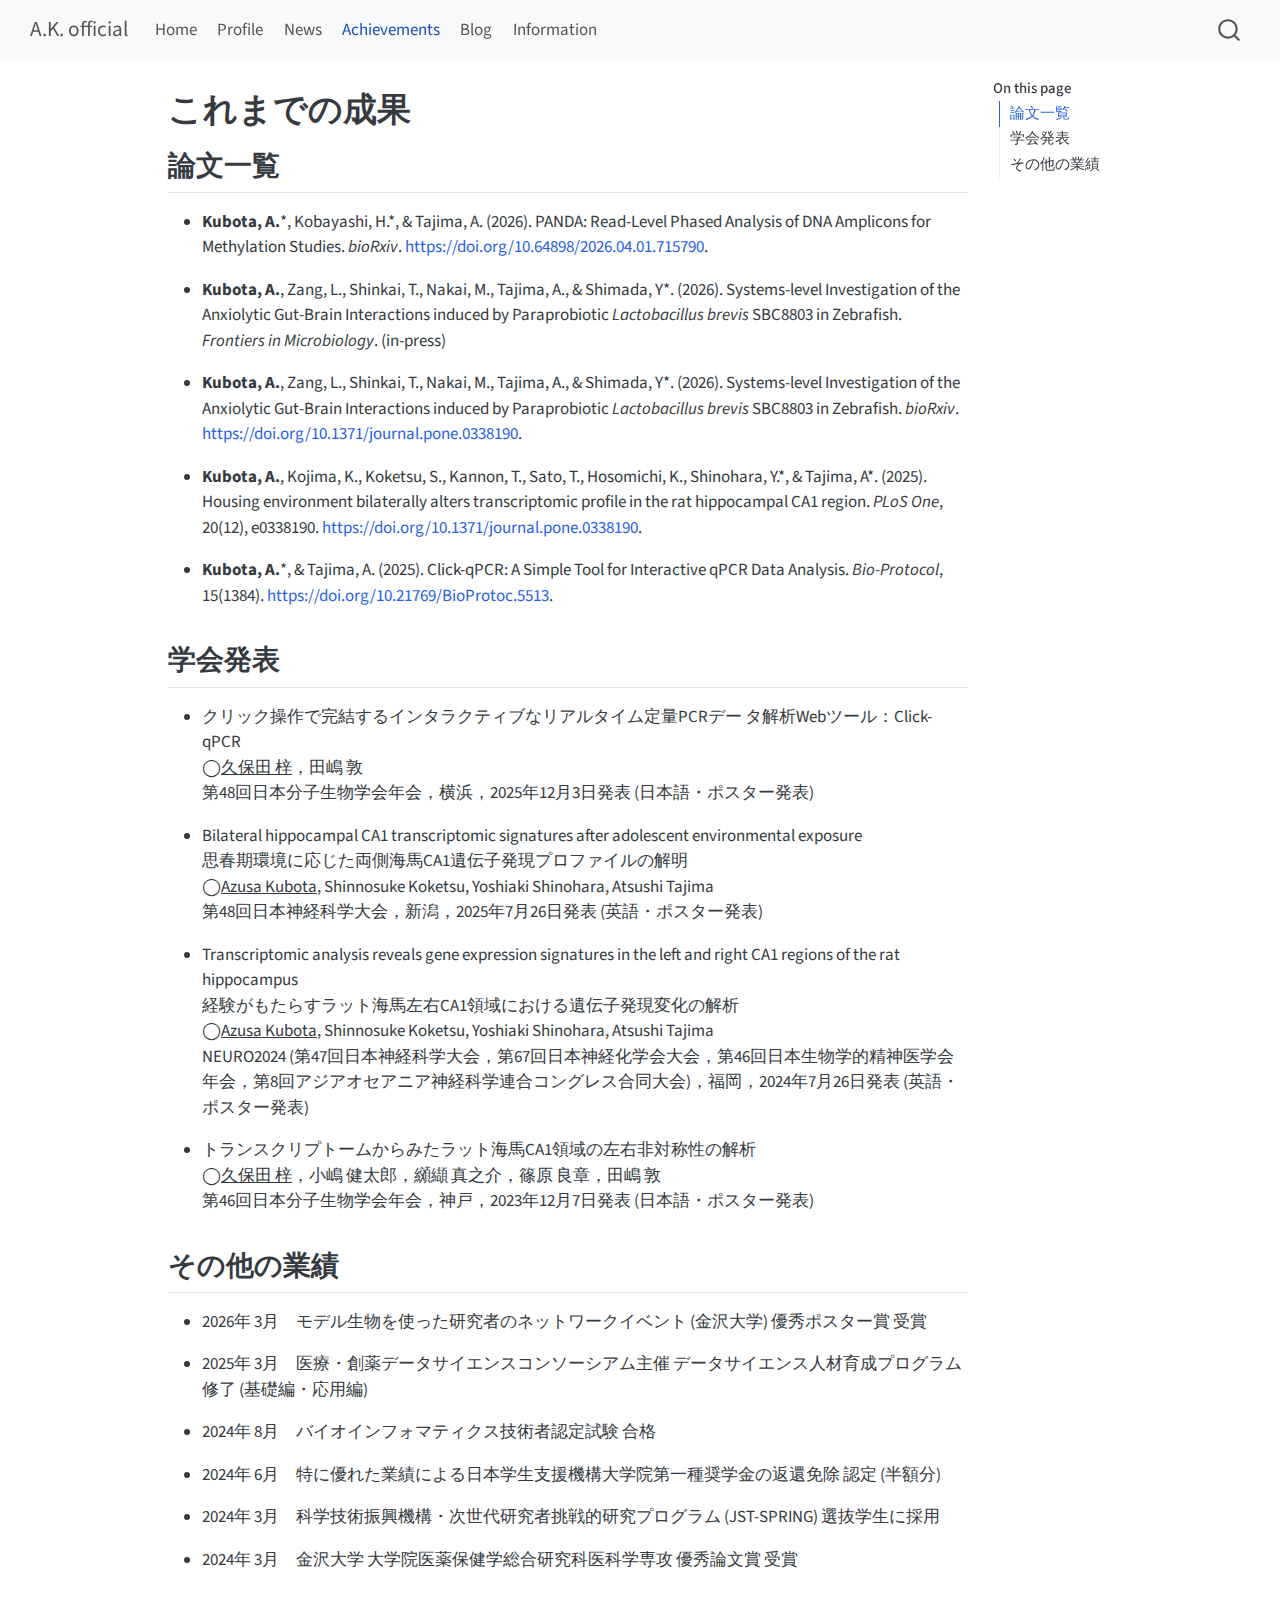
<file: achievements.html>
<!DOCTYPE html>
<html xmlns="http://www.w3.org/1999/xhtml" lang="en" xml:lang="en"><head>

<meta charset="utf-8">
<meta name="generator" content="quarto-1.6.36">

<meta name="viewport" content="width=device-width, initial-scale=1.0, user-scalable=yes">


<title>これまでの成果 – A.K. official</title>
<style>
code{white-space: pre-wrap;}
span.smallcaps{font-variant: small-caps;}
div.columns{display: flex; gap: min(4vw, 1.5em);}
div.column{flex: auto; overflow-x: auto;}
div.hanging-indent{margin-left: 1.5em; text-indent: -1.5em;}
ul.task-list{list-style: none;}
ul.task-list li input[type="checkbox"] {
  width: 0.8em;
  margin: 0 0.8em 0.2em -1em; /* quarto-specific, see https://github.com/quarto-dev/quarto-cli/issues/4556 */ 
  vertical-align: middle;
}
</style>


<script src="site_libs/quarto-nav/quarto-nav.js"></script>
<script src="site_libs/quarto-nav/headroom.min.js"></script>
<script src="site_libs/clipboard/clipboard.min.js"></script>
<script src="site_libs/quarto-search/autocomplete.umd.js"></script>
<script src="site_libs/quarto-search/fuse.min.js"></script>
<script src="site_libs/quarto-search/quarto-search.js"></script>
<meta name="quarto:offset" content="./">
<script src="site_libs/quarto-html/quarto.js"></script>
<script src="site_libs/quarto-html/popper.min.js"></script>
<script src="site_libs/quarto-html/tippy.umd.min.js"></script>
<script src="site_libs/quarto-html/anchor.min.js"></script>
<link href="site_libs/quarto-html/tippy.css" rel="stylesheet">
<link href="site_libs/quarto-html/quarto-syntax-highlighting-01c78b5cd655e4cd89133cf59d535862.css" rel="stylesheet" id="quarto-text-highlighting-styles">
<script src="site_libs/bootstrap/bootstrap.min.js"></script>
<link href="site_libs/bootstrap/bootstrap-icons.css" rel="stylesheet">
<link href="site_libs/bootstrap/bootstrap-1322888c997fad56b0b4d776d35cf542.min.css" rel="stylesheet" append-hash="true" id="quarto-bootstrap" data-mode="light">
<script id="quarto-search-options" type="application/json">{
  "location": "navbar",
  "copy-button": false,
  "collapse-after": 3,
  "panel-placement": "end",
  "type": "overlay",
  "limit": 50,
  "keyboard-shortcut": [
    "f",
    "/",
    "s"
  ],
  "show-item-context": false,
  "language": {
    "search-no-results-text": "No results",
    "search-matching-documents-text": "matching documents",
    "search-copy-link-title": "Copy link to search",
    "search-hide-matches-text": "Hide additional matches",
    "search-more-match-text": "more match in this document",
    "search-more-matches-text": "more matches in this document",
    "search-clear-button-title": "Clear",
    "search-text-placeholder": "",
    "search-detached-cancel-button-title": "Cancel",
    "search-submit-button-title": "Submit",
    "search-label": "Search"
  }
}</script>
<script async="" src="https://www.googletagmanager.com/gtag/js?id=G-B911ZHNBCY"></script>

<script type="text/javascript">

window.dataLayer = window.dataLayer || [];
function gtag(){dataLayer.push(arguments);}
gtag('js', new Date());
gtag('config', 'G-B911ZHNBCY', { 'anonymize_ip': true});
</script>


<link rel="stylesheet" href="styles.css">
</head>

<body class="nav-fixed">

<div id="quarto-search-results"></div>
  <header id="quarto-header" class="headroom fixed-top">
    <nav class="navbar navbar-expand-lg " data-bs-theme="dark">
      <div class="navbar-container container-fluid">
      <div class="navbar-brand-container mx-auto">
    <a class="navbar-brand" href="./index.html">
    <span class="navbar-title">A.K. official</span>
    </a>
  </div>
            <div id="quarto-search" class="" title="Search"></div>
          <button class="navbar-toggler" type="button" data-bs-toggle="collapse" data-bs-target="#navbarCollapse" aria-controls="navbarCollapse" role="menu" aria-expanded="false" aria-label="Toggle navigation" onclick="if (window.quartoToggleHeadroom) { window.quartoToggleHeadroom(); }">
  <span class="navbar-toggler-icon"></span>
</button>
          <div class="collapse navbar-collapse" id="navbarCollapse">
            <ul class="navbar-nav navbar-nav-scroll me-auto">
  <li class="nav-item">
    <a class="nav-link" href="./index.html"> 
<span class="menu-text">Home</span></a>
  </li>  
  <li class="nav-item">
    <a class="nav-link" href="./profile.html"> 
<span class="menu-text">Profile</span></a>
  </li>  
  <li class="nav-item">
    <a class="nav-link" href="./news.html"> 
<span class="menu-text">News</span></a>
  </li>  
  <li class="nav-item">
    <a class="nav-link active" href="./achievements.html" aria-current="page"> 
<span class="menu-text">Achievements</span></a>
  </li>  
  <li class="nav-item">
    <a class="nav-link" href="./blog.html"> 
<span class="menu-text">Blog</span></a>
  </li>  
  <li class="nav-item">
    <a class="nav-link" href="./info.html"> 
<span class="menu-text">Information</span></a>
  </li>  
</ul>
          </div> <!-- /navcollapse -->
            <div class="quarto-navbar-tools">
</div>
      </div> <!-- /container-fluid -->
    </nav>
</header>
<!-- content -->
<div id="quarto-content" class="quarto-container page-columns page-rows-contents page-layout-article page-navbar">
<!-- sidebar -->
<!-- margin-sidebar -->
    <div id="quarto-margin-sidebar" class="sidebar margin-sidebar">
        <nav id="TOC" role="doc-toc" class="toc-active">
    <h2 id="toc-title">On this page</h2>
   
  <ul>
  <li><a href="#論文一覧" id="toc-論文一覧" class="nav-link active" data-scroll-target="#論文一覧">論文一覧</a></li>
  <li><a href="#学会発表" id="toc-学会発表" class="nav-link" data-scroll-target="#学会発表">学会発表</a></li>
  <li><a href="#その他の業績" id="toc-その他の業績" class="nav-link" data-scroll-target="#その他の業績">その他の業績</a></li>
  </ul>
</nav>
    </div>
<!-- main -->
<main class="content" id="quarto-document-content">

<header id="title-block-header" class="quarto-title-block default">
<div class="quarto-title">
<h1 class="title">これまでの成果</h1>
</div>



<div class="quarto-title-meta">

    
  
    
  </div>
  


</header>


<section id="論文一覧" class="level2">
<h2 class="anchored" data-anchor-id="論文一覧">論文一覧</h2>
<ul>
<li><p><strong>Kubota, A.</strong>*, Kobayashi, H.*, &amp; Tajima, A. (2026). PANDA: Read-Level Phased Analysis of DNA Amplicons for Methylation Studies. <em>bioRxiv</em>. <a href="https://doi.org/10.64898/2026.04.01.715790" class="uri">https://doi.org/10.64898/2026.04.01.715790</a>.</p></li>
<li><p><strong>Kubota, A.</strong>, Zang, L., Shinkai, T., Nakai, M., Tajima, A., &amp; Shimada, Y*. (2026). Systems-level Investigation of the Anxiolytic Gut-Brain Interactions induced by Paraprobiotic <em>Lactobacillus brevis</em> SBC8803 in Zebrafish. <em>Frontiers in Microbiology</em>. (in-press)</p></li>
<li><p><strong>Kubota, A.</strong>, Zang, L., Shinkai, T., Nakai, M., Tajima, A., &amp; Shimada, Y*. (2026). Systems-level Investigation of the Anxiolytic Gut-Brain Interactions induced by Paraprobiotic <em>Lactobacillus brevis</em> SBC8803 in Zebrafish. <em>bioRxiv</em>. <a href="https://doi.org/10.1371/journal.pone.0338190" class="uri">https://doi.org/10.1371/journal.pone.0338190</a>.</p></li>
<li><p><strong>Kubota, A.</strong>, Kojima, K., Koketsu, S., Kannon, T., Sato, T., Hosomichi, K., Shinohara, Y.*, &amp; Tajima, A*. (2025). Housing environment bilaterally alters transcriptomic profile in the rat hippocampal CA1 region. <em>PLoS One</em>, 20(12), e0338190. <a href="https://doi.org/10.1371/journal.pone.0338190" class="uri">https://doi.org/10.1371/journal.pone.0338190</a>.</p></li>
<li><p><strong>Kubota, A.</strong>*, &amp; Tajima, A. (2025). Click-qPCR: A Simple Tool for Interactive qPCR Data Analysis. <em>Bio-Protocol</em>, 15(1384). <a href="https://doi.org/10.21769/BioProtoc.5513" class="uri">https://doi.org/10.21769/BioProtoc.5513</a>.</p></li>
</ul>
</section>
<section id="学会発表" class="level2">
<h2 class="anchored" data-anchor-id="学会発表">学会発表</h2>
<ul>
<li><p>クリック操作で完結するインタラクティブなリアルタイム定量PCRデー タ解析Webツール：Click-qPCR<br>◯<u>久保田 梓</u>，田嶋 敦<br>第48回日本分子生物学会年会，横浜，2025年12月3日発表 (日本語・ポスター発表)</p></li>
<li><p>Bilateral hippocampal CA1 transcriptomic signatures after adolescent environmental exposure<br>思春期環境に応じた両側海馬CA1遺伝子発現プロファイルの解明<br>◯<u>Azusa Kubota</u>, Shinnosuke Koketsu, Yoshiaki Shinohara, Atsushi Tajima<br>第48回日本神経科学大会，新潟，2025年7月26日発表 (英語・ポスター発表)</p></li>
<li><p>Transcriptomic analysis reveals gene expression signatures in the left and right CA1 regions of the rat hippocampus<br>経験がもたらすラット海馬左右CA1領域における遺伝子発現変化の解析<br>◯<u>Azusa Kubota</u>, Shinnosuke Koketsu, Yoshiaki Shinohara, Atsushi Tajima<br>NEURO2024 (第47回日本神経科学大会，第67回日本神経化学会大会，第46回日本生物学的精神医学会年会，第8回アジアオセアニア神経科学連合コングレス合同大会)，福岡，2024年7月26日発表 (英語・ポスター発表)</p></li>
<li><p>トランスクリプトームからみたラット海馬CA1領域の左右非対称性の解析<br>◯<u>久保田 梓</u>，小嶋 健太郎，纐纈 真之介，篠原 良章，田嶋 敦<br>第46回日本分子生物学会年会，神戸，2023年12月7日発表 (日本語・ポスター発表)</p></li>
</ul>
</section>
<section id="その他の業績" class="level2">
<h2 class="anchored" data-anchor-id="その他の業績">その他の業績</h2>
<ul>
<li><p>2026年 3月　モデル生物を使った研究者のネットワークイベント (金沢大学) 優秀ポスター賞 受賞</p></li>
<li><p>2025年 3月　医療・創薬データサイエンスコンソーシアム主催 データサイエンス人材育成プログラム 修了 (基礎編・応用編)</p></li>
<li><p>2024年 8月　バイオインフォマティクス技術者認定試験 合格</p></li>
<li><p>2024年 6月　特に優れた業績による日本学生支援機構大学院第一種奨学金の返還免除 認定 (半額分)</p></li>
<li><p>2024年 3月　科学技術振興機構・次世代研究者挑戦的研究プログラム (JST-SPRING) 選抜学生に採用</p></li>
<li><p>2024年 3月　金沢大学 大学院医薬保健学総合研究科医科学専攻 優秀論文賞 受賞</p></li>
</ul>


</section>

</main> <!-- /main -->
<script id="quarto-html-after-body" type="application/javascript">
window.document.addEventListener("DOMContentLoaded", function (event) {
  const toggleBodyColorMode = (bsSheetEl) => {
    const mode = bsSheetEl.getAttribute("data-mode");
    const bodyEl = window.document.querySelector("body");
    if (mode === "dark") {
      bodyEl.classList.add("quarto-dark");
      bodyEl.classList.remove("quarto-light");
    } else {
      bodyEl.classList.add("quarto-light");
      bodyEl.classList.remove("quarto-dark");
    }
  }
  const toggleBodyColorPrimary = () => {
    const bsSheetEl = window.document.querySelector("link#quarto-bootstrap");
    if (bsSheetEl) {
      toggleBodyColorMode(bsSheetEl);
    }
  }
  toggleBodyColorPrimary();  
  const icon = "";
  const anchorJS = new window.AnchorJS();
  anchorJS.options = {
    placement: 'right',
    icon: icon
  };
  anchorJS.add('.anchored');
  const isCodeAnnotation = (el) => {
    for (const clz of el.classList) {
      if (clz.startsWith('code-annotation-')) {                     
        return true;
      }
    }
    return false;
  }
  const onCopySuccess = function(e) {
    // button target
    const button = e.trigger;
    // don't keep focus
    button.blur();
    // flash "checked"
    button.classList.add('code-copy-button-checked');
    var currentTitle = button.getAttribute("title");
    button.setAttribute("title", "Copied!");
    let tooltip;
    if (window.bootstrap) {
      button.setAttribute("data-bs-toggle", "tooltip");
      button.setAttribute("data-bs-placement", "left");
      button.setAttribute("data-bs-title", "Copied!");
      tooltip = new bootstrap.Tooltip(button, 
        { trigger: "manual", 
          customClass: "code-copy-button-tooltip",
          offset: [0, -8]});
      tooltip.show();    
    }
    setTimeout(function() {
      if (tooltip) {
        tooltip.hide();
        button.removeAttribute("data-bs-title");
        button.removeAttribute("data-bs-toggle");
        button.removeAttribute("data-bs-placement");
      }
      button.setAttribute("title", currentTitle);
      button.classList.remove('code-copy-button-checked');
    }, 1000);
    // clear code selection
    e.clearSelection();
  }
  const getTextToCopy = function(trigger) {
      const codeEl = trigger.previousElementSibling.cloneNode(true);
      for (const childEl of codeEl.children) {
        if (isCodeAnnotation(childEl)) {
          childEl.remove();
        }
      }
      return codeEl.innerText;
  }
  const clipboard = new window.ClipboardJS('.code-copy-button:not([data-in-quarto-modal])', {
    text: getTextToCopy
  });
  clipboard.on('success', onCopySuccess);
  if (window.document.getElementById('quarto-embedded-source-code-modal')) {
    const clipboardModal = new window.ClipboardJS('.code-copy-button[data-in-quarto-modal]', {
      text: getTextToCopy,
      container: window.document.getElementById('quarto-embedded-source-code-modal')
    });
    clipboardModal.on('success', onCopySuccess);
  }
    var localhostRegex = new RegExp(/^(?:http|https):\/\/localhost\:?[0-9]*\//);
    var mailtoRegex = new RegExp(/^mailto:/);
      var filterRegex = new RegExp("https:\/\/kubo-azu\.github\.io\/official\/");
    var isInternal = (href) => {
        return filterRegex.test(href) || localhostRegex.test(href) || mailtoRegex.test(href);
    }
    // Inspect non-navigation links and adorn them if external
 	var links = window.document.querySelectorAll('a[href]:not(.nav-link):not(.navbar-brand):not(.toc-action):not(.sidebar-link):not(.sidebar-item-toggle):not(.pagination-link):not(.no-external):not([aria-hidden]):not(.dropdown-item):not(.quarto-navigation-tool):not(.about-link)');
    for (var i=0; i<links.length; i++) {
      const link = links[i];
      if (!isInternal(link.href)) {
        // undo the damage that might have been done by quarto-nav.js in the case of
        // links that we want to consider external
        if (link.dataset.originalHref !== undefined) {
          link.href = link.dataset.originalHref;
        }
      }
    }
  function tippyHover(el, contentFn, onTriggerFn, onUntriggerFn) {
    const config = {
      allowHTML: true,
      maxWidth: 500,
      delay: 100,
      arrow: false,
      appendTo: function(el) {
          return el.parentElement;
      },
      interactive: true,
      interactiveBorder: 10,
      theme: 'quarto',
      placement: 'bottom-start',
    };
    if (contentFn) {
      config.content = contentFn;
    }
    if (onTriggerFn) {
      config.onTrigger = onTriggerFn;
    }
    if (onUntriggerFn) {
      config.onUntrigger = onUntriggerFn;
    }
    window.tippy(el, config); 
  }
  const noterefs = window.document.querySelectorAll('a[role="doc-noteref"]');
  for (var i=0; i<noterefs.length; i++) {
    const ref = noterefs[i];
    tippyHover(ref, function() {
      // use id or data attribute instead here
      let href = ref.getAttribute('data-footnote-href') || ref.getAttribute('href');
      try { href = new URL(href).hash; } catch {}
      const id = href.replace(/^#\/?/, "");
      const note = window.document.getElementById(id);
      if (note) {
        return note.innerHTML;
      } else {
        return "";
      }
    });
  }
  const xrefs = window.document.querySelectorAll('a.quarto-xref');
  const processXRef = (id, note) => {
    // Strip column container classes
    const stripColumnClz = (el) => {
      el.classList.remove("page-full", "page-columns");
      if (el.children) {
        for (const child of el.children) {
          stripColumnClz(child);
        }
      }
    }
    stripColumnClz(note)
    if (id === null || id.startsWith('sec-')) {
      // Special case sections, only their first couple elements
      const container = document.createElement("div");
      if (note.children && note.children.length > 2) {
        container.appendChild(note.children[0].cloneNode(true));
        for (let i = 1; i < note.children.length; i++) {
          const child = note.children[i];
          if (child.tagName === "P" && child.innerText === "") {
            continue;
          } else {
            container.appendChild(child.cloneNode(true));
            break;
          }
        }
        if (window.Quarto?.typesetMath) {
          window.Quarto.typesetMath(container);
        }
        return container.innerHTML
      } else {
        if (window.Quarto?.typesetMath) {
          window.Quarto.typesetMath(note);
        }
        return note.innerHTML;
      }
    } else {
      // Remove any anchor links if they are present
      const anchorLink = note.querySelector('a.anchorjs-link');
      if (anchorLink) {
        anchorLink.remove();
      }
      if (window.Quarto?.typesetMath) {
        window.Quarto.typesetMath(note);
      }
      if (note.classList.contains("callout")) {
        return note.outerHTML;
      } else {
        return note.innerHTML;
      }
    }
  }
  for (var i=0; i<xrefs.length; i++) {
    const xref = xrefs[i];
    tippyHover(xref, undefined, function(instance) {
      instance.disable();
      let url = xref.getAttribute('href');
      let hash = undefined; 
      if (url.startsWith('#')) {
        hash = url;
      } else {
        try { hash = new URL(url).hash; } catch {}
      }
      if (hash) {
        const id = hash.replace(/^#\/?/, "");
        const note = window.document.getElementById(id);
        if (note !== null) {
          try {
            const html = processXRef(id, note.cloneNode(true));
            instance.setContent(html);
          } finally {
            instance.enable();
            instance.show();
          }
        } else {
          // See if we can fetch this
          fetch(url.split('#')[0])
          .then(res => res.text())
          .then(html => {
            const parser = new DOMParser();
            const htmlDoc = parser.parseFromString(html, "text/html");
            const note = htmlDoc.getElementById(id);
            if (note !== null) {
              const html = processXRef(id, note);
              instance.setContent(html);
            } 
          }).finally(() => {
            instance.enable();
            instance.show();
          });
        }
      } else {
        // See if we can fetch a full url (with no hash to target)
        // This is a special case and we should probably do some content thinning / targeting
        fetch(url)
        .then(res => res.text())
        .then(html => {
          const parser = new DOMParser();
          const htmlDoc = parser.parseFromString(html, "text/html");
          const note = htmlDoc.querySelector('main.content');
          if (note !== null) {
            // This should only happen for chapter cross references
            // (since there is no id in the URL)
            // remove the first header
            if (note.children.length > 0 && note.children[0].tagName === "HEADER") {
              note.children[0].remove();
            }
            const html = processXRef(null, note);
            instance.setContent(html);
          } 
        }).finally(() => {
          instance.enable();
          instance.show();
        });
      }
    }, function(instance) {
    });
  }
      let selectedAnnoteEl;
      const selectorForAnnotation = ( cell, annotation) => {
        let cellAttr = 'data-code-cell="' + cell + '"';
        let lineAttr = 'data-code-annotation="' +  annotation + '"';
        const selector = 'span[' + cellAttr + '][' + lineAttr + ']';
        return selector;
      }
      const selectCodeLines = (annoteEl) => {
        const doc = window.document;
        const targetCell = annoteEl.getAttribute("data-target-cell");
        const targetAnnotation = annoteEl.getAttribute("data-target-annotation");
        const annoteSpan = window.document.querySelector(selectorForAnnotation(targetCell, targetAnnotation));
        const lines = annoteSpan.getAttribute("data-code-lines").split(",");
        const lineIds = lines.map((line) => {
          return targetCell + "-" + line;
        })
        let top = null;
        let height = null;
        let parent = null;
        if (lineIds.length > 0) {
            //compute the position of the single el (top and bottom and make a div)
            const el = window.document.getElementById(lineIds[0]);
            top = el.offsetTop;
            height = el.offsetHeight;
            parent = el.parentElement.parentElement;
          if (lineIds.length > 1) {
            const lastEl = window.document.getElementById(lineIds[lineIds.length - 1]);
            const bottom = lastEl.offsetTop + lastEl.offsetHeight;
            height = bottom - top;
          }
          if (top !== null && height !== null && parent !== null) {
            // cook up a div (if necessary) and position it 
            let div = window.document.getElementById("code-annotation-line-highlight");
            if (div === null) {
              div = window.document.createElement("div");
              div.setAttribute("id", "code-annotation-line-highlight");
              div.style.position = 'absolute';
              parent.appendChild(div);
            }
            div.style.top = top - 2 + "px";
            div.style.height = height + 4 + "px";
            div.style.left = 0;
            let gutterDiv = window.document.getElementById("code-annotation-line-highlight-gutter");
            if (gutterDiv === null) {
              gutterDiv = window.document.createElement("div");
              gutterDiv.setAttribute("id", "code-annotation-line-highlight-gutter");
              gutterDiv.style.position = 'absolute';
              const codeCell = window.document.getElementById(targetCell);
              const gutter = codeCell.querySelector('.code-annotation-gutter');
              gutter.appendChild(gutterDiv);
            }
            gutterDiv.style.top = top - 2 + "px";
            gutterDiv.style.height = height + 4 + "px";
          }
          selectedAnnoteEl = annoteEl;
        }
      };
      const unselectCodeLines = () => {
        const elementsIds = ["code-annotation-line-highlight", "code-annotation-line-highlight-gutter"];
        elementsIds.forEach((elId) => {
          const div = window.document.getElementById(elId);
          if (div) {
            div.remove();
          }
        });
        selectedAnnoteEl = undefined;
      };
        // Handle positioning of the toggle
    window.addEventListener(
      "resize",
      throttle(() => {
        elRect = undefined;
        if (selectedAnnoteEl) {
          selectCodeLines(selectedAnnoteEl);
        }
      }, 10)
    );
    function throttle(fn, ms) {
    let throttle = false;
    let timer;
      return (...args) => {
        if(!throttle) { // first call gets through
            fn.apply(this, args);
            throttle = true;
        } else { // all the others get throttled
            if(timer) clearTimeout(timer); // cancel #2
            timer = setTimeout(() => {
              fn.apply(this, args);
              timer = throttle = false;
            }, ms);
        }
      };
    }
      // Attach click handler to the DT
      const annoteDls = window.document.querySelectorAll('dt[data-target-cell]');
      for (const annoteDlNode of annoteDls) {
        annoteDlNode.addEventListener('click', (event) => {
          const clickedEl = event.target;
          if (clickedEl !== selectedAnnoteEl) {
            unselectCodeLines();
            const activeEl = window.document.querySelector('dt[data-target-cell].code-annotation-active');
            if (activeEl) {
              activeEl.classList.remove('code-annotation-active');
            }
            selectCodeLines(clickedEl);
            clickedEl.classList.add('code-annotation-active');
          } else {
            // Unselect the line
            unselectCodeLines();
            clickedEl.classList.remove('code-annotation-active');
          }
        });
      }
  const findCites = (el) => {
    const parentEl = el.parentElement;
    if (parentEl) {
      const cites = parentEl.dataset.cites;
      if (cites) {
        return {
          el,
          cites: cites.split(' ')
        };
      } else {
        return findCites(el.parentElement)
      }
    } else {
      return undefined;
    }
  };
  var bibliorefs = window.document.querySelectorAll('a[role="doc-biblioref"]');
  for (var i=0; i<bibliorefs.length; i++) {
    const ref = bibliorefs[i];
    const citeInfo = findCites(ref);
    if (citeInfo) {
      tippyHover(citeInfo.el, function() {
        var popup = window.document.createElement('div');
        citeInfo.cites.forEach(function(cite) {
          var citeDiv = window.document.createElement('div');
          citeDiv.classList.add('hanging-indent');
          citeDiv.classList.add('csl-entry');
          var biblioDiv = window.document.getElementById('ref-' + cite);
          if (biblioDiv) {
            citeDiv.innerHTML = biblioDiv.innerHTML;
          }
          popup.appendChild(citeDiv);
        });
        return popup.innerHTML;
      });
    }
  }
});
</script>
</div> <!-- /content -->




</body></html>
</file>
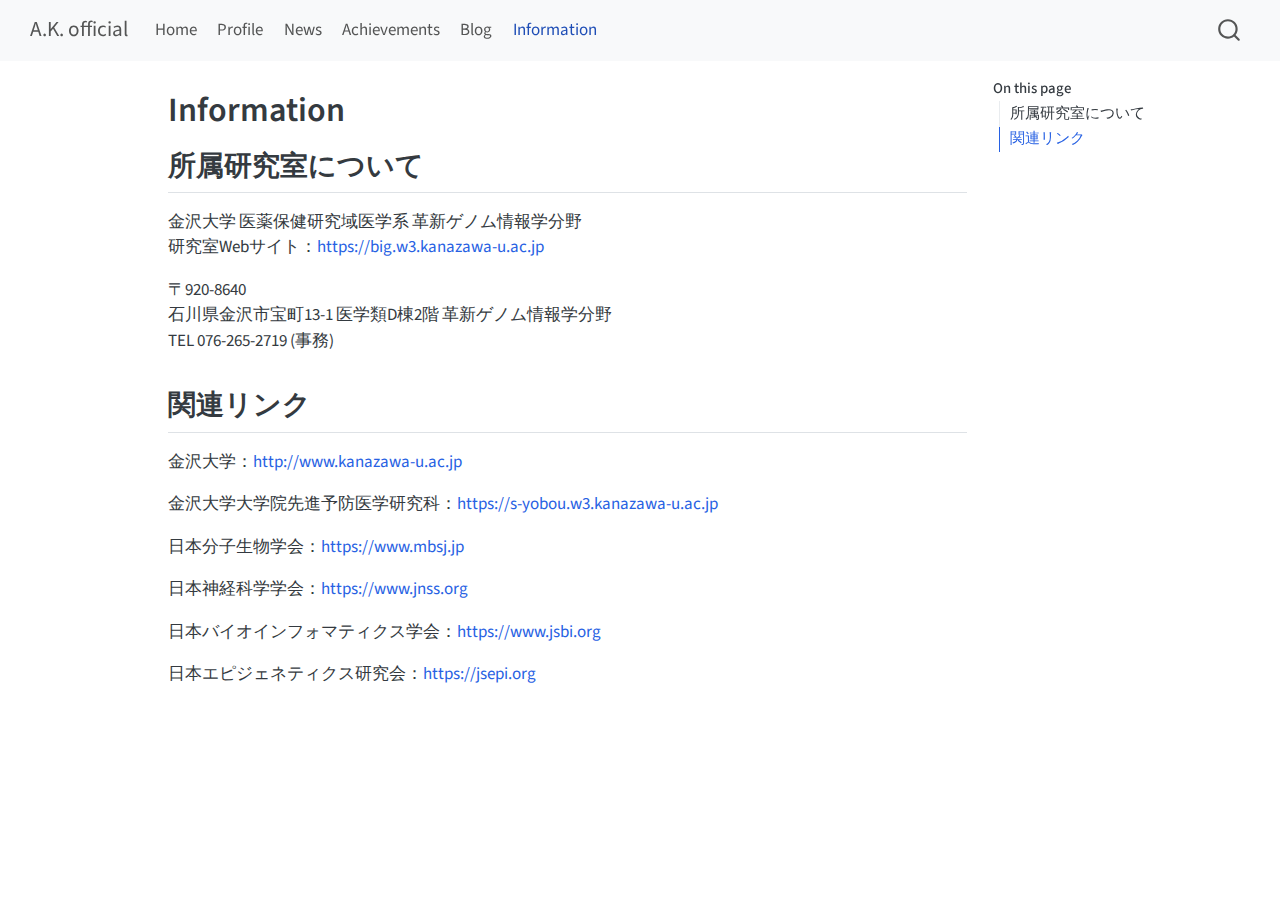
<file: info.html>
<!DOCTYPE html>
<html xmlns="http://www.w3.org/1999/xhtml" lang="en" xml:lang="en"><head>

<meta charset="utf-8">
<meta name="generator" content="quarto-1.6.36">

<meta name="viewport" content="width=device-width, initial-scale=1.0, user-scalable=yes">


<title>Information – A.K. official</title>
<style>
code{white-space: pre-wrap;}
span.smallcaps{font-variant: small-caps;}
div.columns{display: flex; gap: min(4vw, 1.5em);}
div.column{flex: auto; overflow-x: auto;}
div.hanging-indent{margin-left: 1.5em; text-indent: -1.5em;}
ul.task-list{list-style: none;}
ul.task-list li input[type="checkbox"] {
  width: 0.8em;
  margin: 0 0.8em 0.2em -1em; /* quarto-specific, see https://github.com/quarto-dev/quarto-cli/issues/4556 */ 
  vertical-align: middle;
}
</style>


<script src="site_libs/quarto-nav/quarto-nav.js"></script>
<script src="site_libs/quarto-nav/headroom.min.js"></script>
<script src="site_libs/clipboard/clipboard.min.js"></script>
<script src="site_libs/quarto-search/autocomplete.umd.js"></script>
<script src="site_libs/quarto-search/fuse.min.js"></script>
<script src="site_libs/quarto-search/quarto-search.js"></script>
<meta name="quarto:offset" content="./">
<script src="site_libs/quarto-html/quarto.js"></script>
<script src="site_libs/quarto-html/popper.min.js"></script>
<script src="site_libs/quarto-html/tippy.umd.min.js"></script>
<script src="site_libs/quarto-html/anchor.min.js"></script>
<link href="site_libs/quarto-html/tippy.css" rel="stylesheet">
<link href="site_libs/quarto-html/quarto-syntax-highlighting-01c78b5cd655e4cd89133cf59d535862.css" rel="stylesheet" id="quarto-text-highlighting-styles">
<script src="site_libs/bootstrap/bootstrap.min.js"></script>
<link href="site_libs/bootstrap/bootstrap-icons.css" rel="stylesheet">
<link href="site_libs/bootstrap/bootstrap-1322888c997fad56b0b4d776d35cf542.min.css" rel="stylesheet" append-hash="true" id="quarto-bootstrap" data-mode="light">
<script id="quarto-search-options" type="application/json">{
  "location": "navbar",
  "copy-button": false,
  "collapse-after": 3,
  "panel-placement": "end",
  "type": "overlay",
  "limit": 50,
  "keyboard-shortcut": [
    "f",
    "/",
    "s"
  ],
  "show-item-context": false,
  "language": {
    "search-no-results-text": "No results",
    "search-matching-documents-text": "matching documents",
    "search-copy-link-title": "Copy link to search",
    "search-hide-matches-text": "Hide additional matches",
    "search-more-match-text": "more match in this document",
    "search-more-matches-text": "more matches in this document",
    "search-clear-button-title": "Clear",
    "search-text-placeholder": "",
    "search-detached-cancel-button-title": "Cancel",
    "search-submit-button-title": "Submit",
    "search-label": "Search"
  }
}</script>
<script async="" src="https://www.googletagmanager.com/gtag/js?id=G-B911ZHNBCY"></script>

<script type="text/javascript">

window.dataLayer = window.dataLayer || [];
function gtag(){dataLayer.push(arguments);}
gtag('js', new Date());
gtag('config', 'G-B911ZHNBCY', { 'anonymize_ip': true});
</script>


<link rel="stylesheet" href="styles.css">
</head>

<body class="nav-fixed">

<div id="quarto-search-results"></div>
  <header id="quarto-header" class="headroom fixed-top">
    <nav class="navbar navbar-expand-lg " data-bs-theme="dark">
      <div class="navbar-container container-fluid">
      <div class="navbar-brand-container mx-auto">
    <a class="navbar-brand" href="./index.html">
    <span class="navbar-title">A.K. official</span>
    </a>
  </div>
            <div id="quarto-search" class="" title="Search"></div>
          <button class="navbar-toggler" type="button" data-bs-toggle="collapse" data-bs-target="#navbarCollapse" aria-controls="navbarCollapse" role="menu" aria-expanded="false" aria-label="Toggle navigation" onclick="if (window.quartoToggleHeadroom) { window.quartoToggleHeadroom(); }">
  <span class="navbar-toggler-icon"></span>
</button>
          <div class="collapse navbar-collapse" id="navbarCollapse">
            <ul class="navbar-nav navbar-nav-scroll me-auto">
  <li class="nav-item">
    <a class="nav-link" href="./index.html"> 
<span class="menu-text">Home</span></a>
  </li>  
  <li class="nav-item">
    <a class="nav-link" href="./profile.html"> 
<span class="menu-text">Profile</span></a>
  </li>  
  <li class="nav-item">
    <a class="nav-link" href="./news.html"> 
<span class="menu-text">News</span></a>
  </li>  
  <li class="nav-item">
    <a class="nav-link" href="./achievements.html"> 
<span class="menu-text">Achievements</span></a>
  </li>  
  <li class="nav-item">
    <a class="nav-link" href="./blog.html"> 
<span class="menu-text">Blog</span></a>
  </li>  
  <li class="nav-item">
    <a class="nav-link active" href="./info.html" aria-current="page"> 
<span class="menu-text">Information</span></a>
  </li>  
</ul>
          </div> <!-- /navcollapse -->
            <div class="quarto-navbar-tools">
</div>
      </div> <!-- /container-fluid -->
    </nav>
</header>
<!-- content -->
<div id="quarto-content" class="quarto-container page-columns page-rows-contents page-layout-article page-navbar">
<!-- sidebar -->
<!-- margin-sidebar -->
    <div id="quarto-margin-sidebar" class="sidebar margin-sidebar">
        <nav id="TOC" role="doc-toc" class="toc-active">
    <h2 id="toc-title">On this page</h2>
   
  <ul>
  <li><a href="#所属研究室について" id="toc-所属研究室について" class="nav-link active" data-scroll-target="#所属研究室について">所属研究室について</a></li>
  <li><a href="#関連リンク" id="toc-関連リンク" class="nav-link" data-scroll-target="#関連リンク">関連リンク</a></li>
  </ul>
</nav>
    </div>
<!-- main -->
<main class="content" id="quarto-document-content">

<header id="title-block-header" class="quarto-title-block default">
<div class="quarto-title">
<h1 class="title">Information</h1>
</div>



<div class="quarto-title-meta">

    
  
    
  </div>
  


</header>


<section id="所属研究室について" class="level2">
<h2 class="anchored" data-anchor-id="所属研究室について">所属研究室について</h2>
<p>金沢大学 医薬保健研究域医学系 革新ゲノム情報学分野<br>研究室Webサイト：<a href="https://big.w3.kanazawa-u.ac.jp" class="uri">https://big.w3.kanazawa-u.ac.jp</a></p>
<p>〒920-8640<br>石川県金沢市宝町13-1 医学類D棟2階 革新ゲノム情報学分野<br>TEL 076-265-2719 (事務)</p>
</section>
<section id="関連リンク" class="level2">
<h2 class="anchored" data-anchor-id="関連リンク">関連リンク</h2>
<p>金沢大学：<a href="http://www.kanazawa-u.ac.jp" class="uri">http://www.kanazawa-u.ac.jp</a></p>
<p>金沢大学大学院先進予防医学研究科：<a href="https://s-yobou.w3.kanazawa-u.ac.jp" class="uri">https://s-yobou.w3.kanazawa-u.ac.jp</a></p>
<p>日本分子生物学会：<a href="https://www.mbsj.jp" class="uri">https://www.mbsj.jp</a></p>
<p>日本神経科学学会：<a href="https://www.jnss.org" class="uri">https://www.jnss.org</a></p>
<p>日本バイオインフォマティクス学会：<a href="https://www.jsbi.org" class="uri">https://www.jsbi.org</a></p>
<p>日本エピジェネティクス研究会：<a href="https://jsepi.org" class="uri">https://jsepi.org</a></p>


</section>

</main> <!-- /main -->
<script id="quarto-html-after-body" type="application/javascript">
window.document.addEventListener("DOMContentLoaded", function (event) {
  const toggleBodyColorMode = (bsSheetEl) => {
    const mode = bsSheetEl.getAttribute("data-mode");
    const bodyEl = window.document.querySelector("body");
    if (mode === "dark") {
      bodyEl.classList.add("quarto-dark");
      bodyEl.classList.remove("quarto-light");
    } else {
      bodyEl.classList.add("quarto-light");
      bodyEl.classList.remove("quarto-dark");
    }
  }
  const toggleBodyColorPrimary = () => {
    const bsSheetEl = window.document.querySelector("link#quarto-bootstrap");
    if (bsSheetEl) {
      toggleBodyColorMode(bsSheetEl);
    }
  }
  toggleBodyColorPrimary();  
  const icon = "";
  const anchorJS = new window.AnchorJS();
  anchorJS.options = {
    placement: 'right',
    icon: icon
  };
  anchorJS.add('.anchored');
  const isCodeAnnotation = (el) => {
    for (const clz of el.classList) {
      if (clz.startsWith('code-annotation-')) {                     
        return true;
      }
    }
    return false;
  }
  const onCopySuccess = function(e) {
    // button target
    const button = e.trigger;
    // don't keep focus
    button.blur();
    // flash "checked"
    button.classList.add('code-copy-button-checked');
    var currentTitle = button.getAttribute("title");
    button.setAttribute("title", "Copied!");
    let tooltip;
    if (window.bootstrap) {
      button.setAttribute("data-bs-toggle", "tooltip");
      button.setAttribute("data-bs-placement", "left");
      button.setAttribute("data-bs-title", "Copied!");
      tooltip = new bootstrap.Tooltip(button, 
        { trigger: "manual", 
          customClass: "code-copy-button-tooltip",
          offset: [0, -8]});
      tooltip.show();    
    }
    setTimeout(function() {
      if (tooltip) {
        tooltip.hide();
        button.removeAttribute("data-bs-title");
        button.removeAttribute("data-bs-toggle");
        button.removeAttribute("data-bs-placement");
      }
      button.setAttribute("title", currentTitle);
      button.classList.remove('code-copy-button-checked');
    }, 1000);
    // clear code selection
    e.clearSelection();
  }
  const getTextToCopy = function(trigger) {
      const codeEl = trigger.previousElementSibling.cloneNode(true);
      for (const childEl of codeEl.children) {
        if (isCodeAnnotation(childEl)) {
          childEl.remove();
        }
      }
      return codeEl.innerText;
  }
  const clipboard = new window.ClipboardJS('.code-copy-button:not([data-in-quarto-modal])', {
    text: getTextToCopy
  });
  clipboard.on('success', onCopySuccess);
  if (window.document.getElementById('quarto-embedded-source-code-modal')) {
    const clipboardModal = new window.ClipboardJS('.code-copy-button[data-in-quarto-modal]', {
      text: getTextToCopy,
      container: window.document.getElementById('quarto-embedded-source-code-modal')
    });
    clipboardModal.on('success', onCopySuccess);
  }
    var localhostRegex = new RegExp(/^(?:http|https):\/\/localhost\:?[0-9]*\//);
    var mailtoRegex = new RegExp(/^mailto:/);
      var filterRegex = new RegExp("https:\/\/kubo-azu\.github\.io\/official\/");
    var isInternal = (href) => {
        return filterRegex.test(href) || localhostRegex.test(href) || mailtoRegex.test(href);
    }
    // Inspect non-navigation links and adorn them if external
 	var links = window.document.querySelectorAll('a[href]:not(.nav-link):not(.navbar-brand):not(.toc-action):not(.sidebar-link):not(.sidebar-item-toggle):not(.pagination-link):not(.no-external):not([aria-hidden]):not(.dropdown-item):not(.quarto-navigation-tool):not(.about-link)');
    for (var i=0; i<links.length; i++) {
      const link = links[i];
      if (!isInternal(link.href)) {
        // undo the damage that might have been done by quarto-nav.js in the case of
        // links that we want to consider external
        if (link.dataset.originalHref !== undefined) {
          link.href = link.dataset.originalHref;
        }
      }
    }
  function tippyHover(el, contentFn, onTriggerFn, onUntriggerFn) {
    const config = {
      allowHTML: true,
      maxWidth: 500,
      delay: 100,
      arrow: false,
      appendTo: function(el) {
          return el.parentElement;
      },
      interactive: true,
      interactiveBorder: 10,
      theme: 'quarto',
      placement: 'bottom-start',
    };
    if (contentFn) {
      config.content = contentFn;
    }
    if (onTriggerFn) {
      config.onTrigger = onTriggerFn;
    }
    if (onUntriggerFn) {
      config.onUntrigger = onUntriggerFn;
    }
    window.tippy(el, config); 
  }
  const noterefs = window.document.querySelectorAll('a[role="doc-noteref"]');
  for (var i=0; i<noterefs.length; i++) {
    const ref = noterefs[i];
    tippyHover(ref, function() {
      // use id or data attribute instead here
      let href = ref.getAttribute('data-footnote-href') || ref.getAttribute('href');
      try { href = new URL(href).hash; } catch {}
      const id = href.replace(/^#\/?/, "");
      const note = window.document.getElementById(id);
      if (note) {
        return note.innerHTML;
      } else {
        return "";
      }
    });
  }
  const xrefs = window.document.querySelectorAll('a.quarto-xref');
  const processXRef = (id, note) => {
    // Strip column container classes
    const stripColumnClz = (el) => {
      el.classList.remove("page-full", "page-columns");
      if (el.children) {
        for (const child of el.children) {
          stripColumnClz(child);
        }
      }
    }
    stripColumnClz(note)
    if (id === null || id.startsWith('sec-')) {
      // Special case sections, only their first couple elements
      const container = document.createElement("div");
      if (note.children && note.children.length > 2) {
        container.appendChild(note.children[0].cloneNode(true));
        for (let i = 1; i < note.children.length; i++) {
          const child = note.children[i];
          if (child.tagName === "P" && child.innerText === "") {
            continue;
          } else {
            container.appendChild(child.cloneNode(true));
            break;
          }
        }
        if (window.Quarto?.typesetMath) {
          window.Quarto.typesetMath(container);
        }
        return container.innerHTML
      } else {
        if (window.Quarto?.typesetMath) {
          window.Quarto.typesetMath(note);
        }
        return note.innerHTML;
      }
    } else {
      // Remove any anchor links if they are present
      const anchorLink = note.querySelector('a.anchorjs-link');
      if (anchorLink) {
        anchorLink.remove();
      }
      if (window.Quarto?.typesetMath) {
        window.Quarto.typesetMath(note);
      }
      if (note.classList.contains("callout")) {
        return note.outerHTML;
      } else {
        return note.innerHTML;
      }
    }
  }
  for (var i=0; i<xrefs.length; i++) {
    const xref = xrefs[i];
    tippyHover(xref, undefined, function(instance) {
      instance.disable();
      let url = xref.getAttribute('href');
      let hash = undefined; 
      if (url.startsWith('#')) {
        hash = url;
      } else {
        try { hash = new URL(url).hash; } catch {}
      }
      if (hash) {
        const id = hash.replace(/^#\/?/, "");
        const note = window.document.getElementById(id);
        if (note !== null) {
          try {
            const html = processXRef(id, note.cloneNode(true));
            instance.setContent(html);
          } finally {
            instance.enable();
            instance.show();
          }
        } else {
          // See if we can fetch this
          fetch(url.split('#')[0])
          .then(res => res.text())
          .then(html => {
            const parser = new DOMParser();
            const htmlDoc = parser.parseFromString(html, "text/html");
            const note = htmlDoc.getElementById(id);
            if (note !== null) {
              const html = processXRef(id, note);
              instance.setContent(html);
            } 
          }).finally(() => {
            instance.enable();
            instance.show();
          });
        }
      } else {
        // See if we can fetch a full url (with no hash to target)
        // This is a special case and we should probably do some content thinning / targeting
        fetch(url)
        .then(res => res.text())
        .then(html => {
          const parser = new DOMParser();
          const htmlDoc = parser.parseFromString(html, "text/html");
          const note = htmlDoc.querySelector('main.content');
          if (note !== null) {
            // This should only happen for chapter cross references
            // (since there is no id in the URL)
            // remove the first header
            if (note.children.length > 0 && note.children[0].tagName === "HEADER") {
              note.children[0].remove();
            }
            const html = processXRef(null, note);
            instance.setContent(html);
          } 
        }).finally(() => {
          instance.enable();
          instance.show();
        });
      }
    }, function(instance) {
    });
  }
      let selectedAnnoteEl;
      const selectorForAnnotation = ( cell, annotation) => {
        let cellAttr = 'data-code-cell="' + cell + '"';
        let lineAttr = 'data-code-annotation="' +  annotation + '"';
        const selector = 'span[' + cellAttr + '][' + lineAttr + ']';
        return selector;
      }
      const selectCodeLines = (annoteEl) => {
        const doc = window.document;
        const targetCell = annoteEl.getAttribute("data-target-cell");
        const targetAnnotation = annoteEl.getAttribute("data-target-annotation");
        const annoteSpan = window.document.querySelector(selectorForAnnotation(targetCell, targetAnnotation));
        const lines = annoteSpan.getAttribute("data-code-lines").split(",");
        const lineIds = lines.map((line) => {
          return targetCell + "-" + line;
        })
        let top = null;
        let height = null;
        let parent = null;
        if (lineIds.length > 0) {
            //compute the position of the single el (top and bottom and make a div)
            const el = window.document.getElementById(lineIds[0]);
            top = el.offsetTop;
            height = el.offsetHeight;
            parent = el.parentElement.parentElement;
          if (lineIds.length > 1) {
            const lastEl = window.document.getElementById(lineIds[lineIds.length - 1]);
            const bottom = lastEl.offsetTop + lastEl.offsetHeight;
            height = bottom - top;
          }
          if (top !== null && height !== null && parent !== null) {
            // cook up a div (if necessary) and position it 
            let div = window.document.getElementById("code-annotation-line-highlight");
            if (div === null) {
              div = window.document.createElement("div");
              div.setAttribute("id", "code-annotation-line-highlight");
              div.style.position = 'absolute';
              parent.appendChild(div);
            }
            div.style.top = top - 2 + "px";
            div.style.height = height + 4 + "px";
            div.style.left = 0;
            let gutterDiv = window.document.getElementById("code-annotation-line-highlight-gutter");
            if (gutterDiv === null) {
              gutterDiv = window.document.createElement("div");
              gutterDiv.setAttribute("id", "code-annotation-line-highlight-gutter");
              gutterDiv.style.position = 'absolute';
              const codeCell = window.document.getElementById(targetCell);
              const gutter = codeCell.querySelector('.code-annotation-gutter');
              gutter.appendChild(gutterDiv);
            }
            gutterDiv.style.top = top - 2 + "px";
            gutterDiv.style.height = height + 4 + "px";
          }
          selectedAnnoteEl = annoteEl;
        }
      };
      const unselectCodeLines = () => {
        const elementsIds = ["code-annotation-line-highlight", "code-annotation-line-highlight-gutter"];
        elementsIds.forEach((elId) => {
          const div = window.document.getElementById(elId);
          if (div) {
            div.remove();
          }
        });
        selectedAnnoteEl = undefined;
      };
        // Handle positioning of the toggle
    window.addEventListener(
      "resize",
      throttle(() => {
        elRect = undefined;
        if (selectedAnnoteEl) {
          selectCodeLines(selectedAnnoteEl);
        }
      }, 10)
    );
    function throttle(fn, ms) {
    let throttle = false;
    let timer;
      return (...args) => {
        if(!throttle) { // first call gets through
            fn.apply(this, args);
            throttle = true;
        } else { // all the others get throttled
            if(timer) clearTimeout(timer); // cancel #2
            timer = setTimeout(() => {
              fn.apply(this, args);
              timer = throttle = false;
            }, ms);
        }
      };
    }
      // Attach click handler to the DT
      const annoteDls = window.document.querySelectorAll('dt[data-target-cell]');
      for (const annoteDlNode of annoteDls) {
        annoteDlNode.addEventListener('click', (event) => {
          const clickedEl = event.target;
          if (clickedEl !== selectedAnnoteEl) {
            unselectCodeLines();
            const activeEl = window.document.querySelector('dt[data-target-cell].code-annotation-active');
            if (activeEl) {
              activeEl.classList.remove('code-annotation-active');
            }
            selectCodeLines(clickedEl);
            clickedEl.classList.add('code-annotation-active');
          } else {
            // Unselect the line
            unselectCodeLines();
            clickedEl.classList.remove('code-annotation-active');
          }
        });
      }
  const findCites = (el) => {
    const parentEl = el.parentElement;
    if (parentEl) {
      const cites = parentEl.dataset.cites;
      if (cites) {
        return {
          el,
          cites: cites.split(' ')
        };
      } else {
        return findCites(el.parentElement)
      }
    } else {
      return undefined;
    }
  };
  var bibliorefs = window.document.querySelectorAll('a[role="doc-biblioref"]');
  for (var i=0; i<bibliorefs.length; i++) {
    const ref = bibliorefs[i];
    const citeInfo = findCites(ref);
    if (citeInfo) {
      tippyHover(citeInfo.el, function() {
        var popup = window.document.createElement('div');
        citeInfo.cites.forEach(function(cite) {
          var citeDiv = window.document.createElement('div');
          citeDiv.classList.add('hanging-indent');
          citeDiv.classList.add('csl-entry');
          var biblioDiv = window.document.getElementById('ref-' + cite);
          if (biblioDiv) {
            citeDiv.innerHTML = biblioDiv.innerHTML;
          }
          popup.appendChild(citeDiv);
        });
        return popup.innerHTML;
      });
    }
  }
});
</script>
</div> <!-- /content -->




</body></html>
</file>
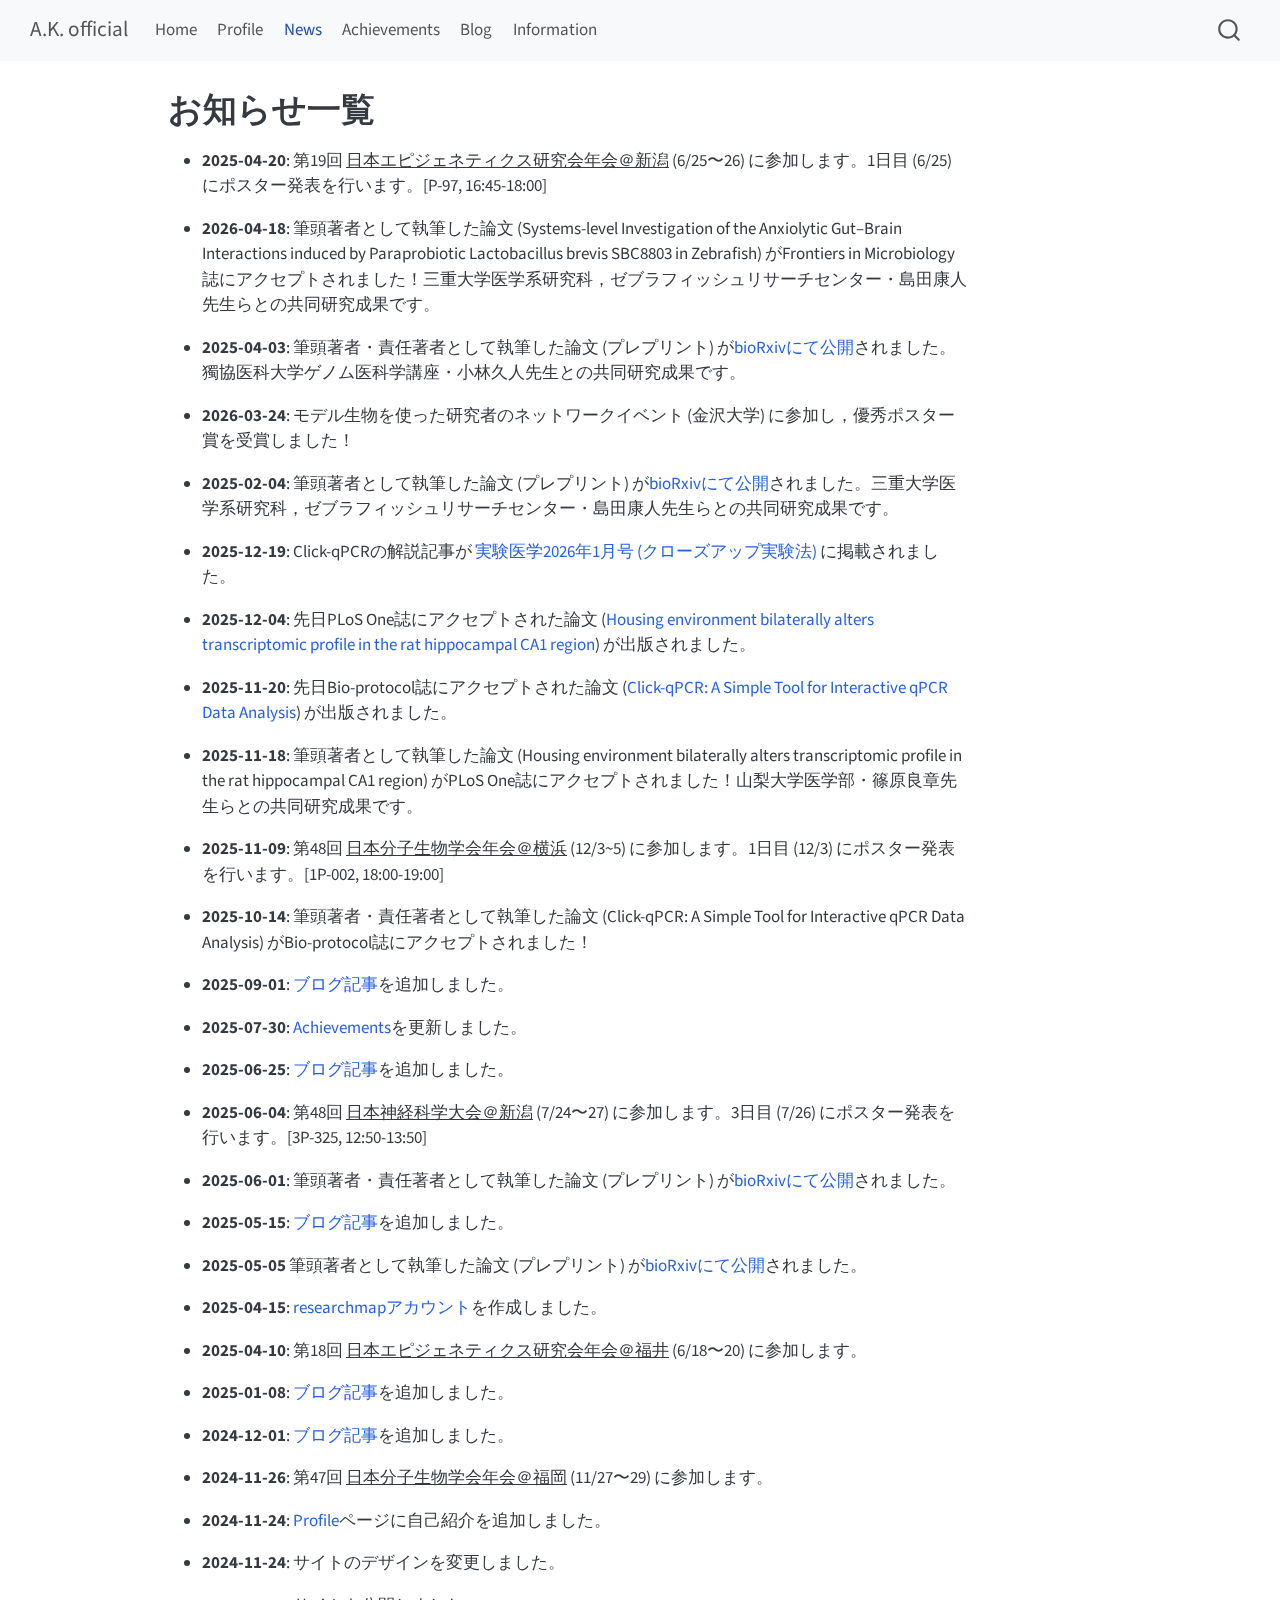
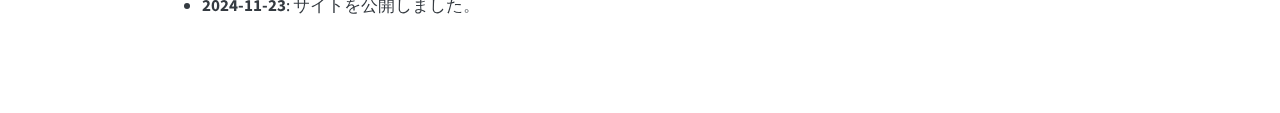
<file: news.html>
<!DOCTYPE html>
<html xmlns="http://www.w3.org/1999/xhtml" lang="en" xml:lang="en"><head>

<meta charset="utf-8">
<meta name="generator" content="quarto-1.6.36">

<meta name="viewport" content="width=device-width, initial-scale=1.0, user-scalable=yes">


<title>お知らせ一覧 – A.K. official</title>
<style>
code{white-space: pre-wrap;}
span.smallcaps{font-variant: small-caps;}
div.columns{display: flex; gap: min(4vw, 1.5em);}
div.column{flex: auto; overflow-x: auto;}
div.hanging-indent{margin-left: 1.5em; text-indent: -1.5em;}
ul.task-list{list-style: none;}
ul.task-list li input[type="checkbox"] {
  width: 0.8em;
  margin: 0 0.8em 0.2em -1em; /* quarto-specific, see https://github.com/quarto-dev/quarto-cli/issues/4556 */ 
  vertical-align: middle;
}
</style>


<script src="site_libs/quarto-nav/quarto-nav.js"></script>
<script src="site_libs/quarto-nav/headroom.min.js"></script>
<script src="site_libs/clipboard/clipboard.min.js"></script>
<script src="site_libs/quarto-search/autocomplete.umd.js"></script>
<script src="site_libs/quarto-search/fuse.min.js"></script>
<script src="site_libs/quarto-search/quarto-search.js"></script>
<meta name="quarto:offset" content="./">
<script src="site_libs/quarto-html/quarto.js"></script>
<script src="site_libs/quarto-html/popper.min.js"></script>
<script src="site_libs/quarto-html/tippy.umd.min.js"></script>
<script src="site_libs/quarto-html/anchor.min.js"></script>
<link href="site_libs/quarto-html/tippy.css" rel="stylesheet">
<link href="site_libs/quarto-html/quarto-syntax-highlighting-01c78b5cd655e4cd89133cf59d535862.css" rel="stylesheet" id="quarto-text-highlighting-styles">
<script src="site_libs/bootstrap/bootstrap.min.js"></script>
<link href="site_libs/bootstrap/bootstrap-icons.css" rel="stylesheet">
<link href="site_libs/bootstrap/bootstrap-1322888c997fad56b0b4d776d35cf542.min.css" rel="stylesheet" append-hash="true" id="quarto-bootstrap" data-mode="light">
<script id="quarto-search-options" type="application/json">{
  "location": "navbar",
  "copy-button": false,
  "collapse-after": 3,
  "panel-placement": "end",
  "type": "overlay",
  "limit": 50,
  "keyboard-shortcut": [
    "f",
    "/",
    "s"
  ],
  "show-item-context": false,
  "language": {
    "search-no-results-text": "No results",
    "search-matching-documents-text": "matching documents",
    "search-copy-link-title": "Copy link to search",
    "search-hide-matches-text": "Hide additional matches",
    "search-more-match-text": "more match in this document",
    "search-more-matches-text": "more matches in this document",
    "search-clear-button-title": "Clear",
    "search-text-placeholder": "",
    "search-detached-cancel-button-title": "Cancel",
    "search-submit-button-title": "Submit",
    "search-label": "Search"
  }
}</script>
<script async="" src="https://www.googletagmanager.com/gtag/js?id=G-B911ZHNBCY"></script>

<script type="text/javascript">

window.dataLayer = window.dataLayer || [];
function gtag(){dataLayer.push(arguments);}
gtag('js', new Date());
gtag('config', 'G-B911ZHNBCY', { 'anonymize_ip': true});
</script>


<link rel="stylesheet" href="styles.css">
</head>

<body class="nav-fixed">

<div id="quarto-search-results"></div>
  <header id="quarto-header" class="headroom fixed-top">
    <nav class="navbar navbar-expand-lg " data-bs-theme="dark">
      <div class="navbar-container container-fluid">
      <div class="navbar-brand-container mx-auto">
    <a class="navbar-brand" href="./index.html">
    <span class="navbar-title">A.K. official</span>
    </a>
  </div>
            <div id="quarto-search" class="" title="Search"></div>
          <button class="navbar-toggler" type="button" data-bs-toggle="collapse" data-bs-target="#navbarCollapse" aria-controls="navbarCollapse" role="menu" aria-expanded="false" aria-label="Toggle navigation" onclick="if (window.quartoToggleHeadroom) { window.quartoToggleHeadroom(); }">
  <span class="navbar-toggler-icon"></span>
</button>
          <div class="collapse navbar-collapse" id="navbarCollapse">
            <ul class="navbar-nav navbar-nav-scroll me-auto">
  <li class="nav-item">
    <a class="nav-link" href="./index.html"> 
<span class="menu-text">Home</span></a>
  </li>  
  <li class="nav-item">
    <a class="nav-link" href="./profile.html"> 
<span class="menu-text">Profile</span></a>
  </li>  
  <li class="nav-item">
    <a class="nav-link active" href="./news.html" aria-current="page"> 
<span class="menu-text">News</span></a>
  </li>  
  <li class="nav-item">
    <a class="nav-link" href="./achievements.html"> 
<span class="menu-text">Achievements</span></a>
  </li>  
  <li class="nav-item">
    <a class="nav-link" href="./blog.html"> 
<span class="menu-text">Blog</span></a>
  </li>  
  <li class="nav-item">
    <a class="nav-link" href="./info.html"> 
<span class="menu-text">Information</span></a>
  </li>  
</ul>
          </div> <!-- /navcollapse -->
            <div class="quarto-navbar-tools">
</div>
      </div> <!-- /container-fluid -->
    </nav>
</header>
<!-- content -->
<div id="quarto-content" class="quarto-container page-columns page-rows-contents page-layout-article page-navbar">
<!-- sidebar -->
<!-- margin-sidebar -->
    <div id="quarto-margin-sidebar" class="sidebar margin-sidebar zindex-bottom">
        
    </div>
<!-- main -->
<main class="content" id="quarto-document-content">

<header id="title-block-header" class="quarto-title-block default">
<div class="quarto-title">
<h1 class="title">お知らせ一覧</h1>
</div>



<div class="quarto-title-meta">

    
  
    
  </div>
  


</header>


<ul>
<li><p><strong>2025-04-20</strong>: 第19回 <u>日本エピジェネティクス研究会年会＠新潟</u> (6/25〜26) に参加します。1日目 (6/25) にポスター発表を行います。[P-97, 16:45-18:00]</p></li>
<li><p><strong>2026-04-18</strong>: 筆頭著者として執筆した論文 (Systems-level Investigation of the Anxiolytic Gut–Brain Interactions induced by Paraprobiotic Lactobacillus brevis SBC8803 in Zebrafish) がFrontiers in Microbiology誌にアクセプトされました！三重大学医学系研究科，ゼブラフィッシュリサーチセンター・島田康人先生らとの共同研究成果です。</p></li>
<li><p><strong>2025-04-03</strong>: 筆頭著者・責任著者として執筆した論文 (プレプリント) が<a href="https://doi.org/10.64898/2026.04.01.715790">bioRxivにて公開</a>されました。獨協医科大学ゲノム医科学講座・小林久人先生との共同研究成果です。</p></li>
<li><p><strong>2026-03-24</strong>: モデル生物を使った研究者のネットワークイベント (金沢大学) に参加し，優秀ポスター賞を受賞しました！</p></li>
<li><p><strong>2025-02-04</strong>: 筆頭著者として執筆した論文 (プレプリント) が<a href="https://doi.org/10.64898/2026.02.04.703736">bioRxivにて公開</a>されました。三重大学医学系研究科，ゼブラフィッシュリサーチセンター・島田康人先生らとの共同研究成果です。</p></li>
<li><p><strong>2025-12-19</strong>: Click-qPCRの解説記事が <a href="https://www.yodosha.co.jp/jikkenigaku/book/9784758125994/index.html">実験医学2026年1月号 (クローズアップ実験法)</a> に掲載されました。</p></li>
<li><p><strong>2025-12-04</strong>: 先日PLoS One誌にアクセプトされた論文 (<a href="https://doi.org/10.1371/journal.pone.0338190">Housing environment bilaterally alters transcriptomic profile in the rat hippocampal CA1 region</a>) が出版されました。</p></li>
<li><p><strong>2025-11-20</strong>: 先日Bio-protocol誌にアクセプトされた論文 (<a href="https://doi.org/10.21769/BioProtoc.5513">Click-qPCR: A Simple Tool for Interactive qPCR Data Analysis</a>) が出版されました。</p></li>
<li><p><strong>2025-11-18</strong>: 筆頭著者として執筆した論文 (Housing environment bilaterally alters transcriptomic profile in the rat hippocampal CA1 region) がPLoS One誌にアクセプトされました！山梨大学医学部・篠原良章先生らとの共同研究成果です。</p></li>
<li><p><strong>2025-11-09</strong>: 第48回 <u>日本分子生物学会年会＠横浜</u> (12/3~5) に参加します。1日目 (12/3) にポスター発表を行います。[1P-002, 18:00-19:00]</p></li>
<li><p><strong>2025-10-14</strong>: 筆頭著者・責任著者として執筆した論文 (Click-qPCR: A Simple Tool for Interactive qPCR Data Analysis) がBio-protocol誌にアクセプトされました！</p></li>
<li><p><strong>2025-09-01</strong>: <a href="blog/blog_20250901.html">ブログ記事</a>を追加しました。</p></li>
<li><p><strong>2025-07-30</strong>: <a href="./achievements.html">Achievements</a>を更新しました。</p></li>
<li><p><strong>2025-06-25</strong>: <a href="blog/blog_20250625.html">ブログ記事</a>を追加しました。</p></li>
<li><p><strong>2025-06-04</strong>: 第48回 <u>日本神経科学大会＠新潟</u> (7/24〜27) に参加します。3日目 (7/26) にポスター発表を行います。[3P-325, 12:50-13:50]</p></li>
<li><p><strong>2025-06-01</strong>: 筆頭著者・責任著者として執筆した論文 (プレプリント) が<a href="https://doi.org/10.1101/2025.05.29.656779">bioRxivにて公開</a>されました。</p></li>
<li><p><strong>2025-05-15</strong>: <a href="blog/blog_20250515.html">ブログ記事</a>を追加しました。</p></li>
<li><p><strong>2025-05-05</strong> 筆頭著者として執筆した論文 (プレプリント) が<a href="https://doi.org/10.1101/2025.04.29.651351">bioRxivにて公開</a>されました。</p></li>
<li><p><strong>2025-04-15</strong>: <a href="https://researchmap.jp/kubo_azu">researchmapアカウント</a>を作成しました。</p></li>
<li><p><strong>2025-04-10</strong>: 第18回 <u>日本エピジェネティクス研究会年会＠福井</u> (6/18〜20) に参加します。</p></li>
<li><p><strong>2025-01-08</strong>: <a href="blog/blog_20250108.html">ブログ記事</a>を追加しました。</p></li>
<li><p><strong>2024-12-01</strong>: <a href="blog/blog_20241201.html">ブログ記事</a>を追加しました。</p></li>
<li><p><strong>2024-11-26</strong>: 第47回 <u>日本分子生物学会年会＠福岡</u> (11/27〜29) に参加します。</p></li>
<li><p><strong>2024-11-24</strong>: <a href="./profile.html">Profile</a>ページに自己紹介を追加しました。</p></li>
</ul>
<!--
.qmdファイル内のリンクでは.htmlを指定
-->
<ul>
<li><p><strong>2024-11-24</strong>: サイトのデザインを変更しました。</p></li>
<li><p><strong>2024-11-23</strong>: サイトを公開しました。</p></li>
</ul>



</main> <!-- /main -->
<script id="quarto-html-after-body" type="application/javascript">
window.document.addEventListener("DOMContentLoaded", function (event) {
  const toggleBodyColorMode = (bsSheetEl) => {
    const mode = bsSheetEl.getAttribute("data-mode");
    const bodyEl = window.document.querySelector("body");
    if (mode === "dark") {
      bodyEl.classList.add("quarto-dark");
      bodyEl.classList.remove("quarto-light");
    } else {
      bodyEl.classList.add("quarto-light");
      bodyEl.classList.remove("quarto-dark");
    }
  }
  const toggleBodyColorPrimary = () => {
    const bsSheetEl = window.document.querySelector("link#quarto-bootstrap");
    if (bsSheetEl) {
      toggleBodyColorMode(bsSheetEl);
    }
  }
  toggleBodyColorPrimary();  
  const icon = "";
  const anchorJS = new window.AnchorJS();
  anchorJS.options = {
    placement: 'right',
    icon: icon
  };
  anchorJS.add('.anchored');
  const isCodeAnnotation = (el) => {
    for (const clz of el.classList) {
      if (clz.startsWith('code-annotation-')) {                     
        return true;
      }
    }
    return false;
  }
  const onCopySuccess = function(e) {
    // button target
    const button = e.trigger;
    // don't keep focus
    button.blur();
    // flash "checked"
    button.classList.add('code-copy-button-checked');
    var currentTitle = button.getAttribute("title");
    button.setAttribute("title", "Copied!");
    let tooltip;
    if (window.bootstrap) {
      button.setAttribute("data-bs-toggle", "tooltip");
      button.setAttribute("data-bs-placement", "left");
      button.setAttribute("data-bs-title", "Copied!");
      tooltip = new bootstrap.Tooltip(button, 
        { trigger: "manual", 
          customClass: "code-copy-button-tooltip",
          offset: [0, -8]});
      tooltip.show();    
    }
    setTimeout(function() {
      if (tooltip) {
        tooltip.hide();
        button.removeAttribute("data-bs-title");
        button.removeAttribute("data-bs-toggle");
        button.removeAttribute("data-bs-placement");
      }
      button.setAttribute("title", currentTitle);
      button.classList.remove('code-copy-button-checked');
    }, 1000);
    // clear code selection
    e.clearSelection();
  }
  const getTextToCopy = function(trigger) {
      const codeEl = trigger.previousElementSibling.cloneNode(true);
      for (const childEl of codeEl.children) {
        if (isCodeAnnotation(childEl)) {
          childEl.remove();
        }
      }
      return codeEl.innerText;
  }
  const clipboard = new window.ClipboardJS('.code-copy-button:not([data-in-quarto-modal])', {
    text: getTextToCopy
  });
  clipboard.on('success', onCopySuccess);
  if (window.document.getElementById('quarto-embedded-source-code-modal')) {
    const clipboardModal = new window.ClipboardJS('.code-copy-button[data-in-quarto-modal]', {
      text: getTextToCopy,
      container: window.document.getElementById('quarto-embedded-source-code-modal')
    });
    clipboardModal.on('success', onCopySuccess);
  }
    var localhostRegex = new RegExp(/^(?:http|https):\/\/localhost\:?[0-9]*\//);
    var mailtoRegex = new RegExp(/^mailto:/);
      var filterRegex = new RegExp("https:\/\/kubo-azu\.github\.io\/official\/");
    var isInternal = (href) => {
        return filterRegex.test(href) || localhostRegex.test(href) || mailtoRegex.test(href);
    }
    // Inspect non-navigation links and adorn them if external
 	var links = window.document.querySelectorAll('a[href]:not(.nav-link):not(.navbar-brand):not(.toc-action):not(.sidebar-link):not(.sidebar-item-toggle):not(.pagination-link):not(.no-external):not([aria-hidden]):not(.dropdown-item):not(.quarto-navigation-tool):not(.about-link)');
    for (var i=0; i<links.length; i++) {
      const link = links[i];
      if (!isInternal(link.href)) {
        // undo the damage that might have been done by quarto-nav.js in the case of
        // links that we want to consider external
        if (link.dataset.originalHref !== undefined) {
          link.href = link.dataset.originalHref;
        }
      }
    }
  function tippyHover(el, contentFn, onTriggerFn, onUntriggerFn) {
    const config = {
      allowHTML: true,
      maxWidth: 500,
      delay: 100,
      arrow: false,
      appendTo: function(el) {
          return el.parentElement;
      },
      interactive: true,
      interactiveBorder: 10,
      theme: 'quarto',
      placement: 'bottom-start',
    };
    if (contentFn) {
      config.content = contentFn;
    }
    if (onTriggerFn) {
      config.onTrigger = onTriggerFn;
    }
    if (onUntriggerFn) {
      config.onUntrigger = onUntriggerFn;
    }
    window.tippy(el, config); 
  }
  const noterefs = window.document.querySelectorAll('a[role="doc-noteref"]');
  for (var i=0; i<noterefs.length; i++) {
    const ref = noterefs[i];
    tippyHover(ref, function() {
      // use id or data attribute instead here
      let href = ref.getAttribute('data-footnote-href') || ref.getAttribute('href');
      try { href = new URL(href).hash; } catch {}
      const id = href.replace(/^#\/?/, "");
      const note = window.document.getElementById(id);
      if (note) {
        return note.innerHTML;
      } else {
        return "";
      }
    });
  }
  const xrefs = window.document.querySelectorAll('a.quarto-xref');
  const processXRef = (id, note) => {
    // Strip column container classes
    const stripColumnClz = (el) => {
      el.classList.remove("page-full", "page-columns");
      if (el.children) {
        for (const child of el.children) {
          stripColumnClz(child);
        }
      }
    }
    stripColumnClz(note)
    if (id === null || id.startsWith('sec-')) {
      // Special case sections, only their first couple elements
      const container = document.createElement("div");
      if (note.children && note.children.length > 2) {
        container.appendChild(note.children[0].cloneNode(true));
        for (let i = 1; i < note.children.length; i++) {
          const child = note.children[i];
          if (child.tagName === "P" && child.innerText === "") {
            continue;
          } else {
            container.appendChild(child.cloneNode(true));
            break;
          }
        }
        if (window.Quarto?.typesetMath) {
          window.Quarto.typesetMath(container);
        }
        return container.innerHTML
      } else {
        if (window.Quarto?.typesetMath) {
          window.Quarto.typesetMath(note);
        }
        return note.innerHTML;
      }
    } else {
      // Remove any anchor links if they are present
      const anchorLink = note.querySelector('a.anchorjs-link');
      if (anchorLink) {
        anchorLink.remove();
      }
      if (window.Quarto?.typesetMath) {
        window.Quarto.typesetMath(note);
      }
      if (note.classList.contains("callout")) {
        return note.outerHTML;
      } else {
        return note.innerHTML;
      }
    }
  }
  for (var i=0; i<xrefs.length; i++) {
    const xref = xrefs[i];
    tippyHover(xref, undefined, function(instance) {
      instance.disable();
      let url = xref.getAttribute('href');
      let hash = undefined; 
      if (url.startsWith('#')) {
        hash = url;
      } else {
        try { hash = new URL(url).hash; } catch {}
      }
      if (hash) {
        const id = hash.replace(/^#\/?/, "");
        const note = window.document.getElementById(id);
        if (note !== null) {
          try {
            const html = processXRef(id, note.cloneNode(true));
            instance.setContent(html);
          } finally {
            instance.enable();
            instance.show();
          }
        } else {
          // See if we can fetch this
          fetch(url.split('#')[0])
          .then(res => res.text())
          .then(html => {
            const parser = new DOMParser();
            const htmlDoc = parser.parseFromString(html, "text/html");
            const note = htmlDoc.getElementById(id);
            if (note !== null) {
              const html = processXRef(id, note);
              instance.setContent(html);
            } 
          }).finally(() => {
            instance.enable();
            instance.show();
          });
        }
      } else {
        // See if we can fetch a full url (with no hash to target)
        // This is a special case and we should probably do some content thinning / targeting
        fetch(url)
        .then(res => res.text())
        .then(html => {
          const parser = new DOMParser();
          const htmlDoc = parser.parseFromString(html, "text/html");
          const note = htmlDoc.querySelector('main.content');
          if (note !== null) {
            // This should only happen for chapter cross references
            // (since there is no id in the URL)
            // remove the first header
            if (note.children.length > 0 && note.children[0].tagName === "HEADER") {
              note.children[0].remove();
            }
            const html = processXRef(null, note);
            instance.setContent(html);
          } 
        }).finally(() => {
          instance.enable();
          instance.show();
        });
      }
    }, function(instance) {
    });
  }
      let selectedAnnoteEl;
      const selectorForAnnotation = ( cell, annotation) => {
        let cellAttr = 'data-code-cell="' + cell + '"';
        let lineAttr = 'data-code-annotation="' +  annotation + '"';
        const selector = 'span[' + cellAttr + '][' + lineAttr + ']';
        return selector;
      }
      const selectCodeLines = (annoteEl) => {
        const doc = window.document;
        const targetCell = annoteEl.getAttribute("data-target-cell");
        const targetAnnotation = annoteEl.getAttribute("data-target-annotation");
        const annoteSpan = window.document.querySelector(selectorForAnnotation(targetCell, targetAnnotation));
        const lines = annoteSpan.getAttribute("data-code-lines").split(",");
        const lineIds = lines.map((line) => {
          return targetCell + "-" + line;
        })
        let top = null;
        let height = null;
        let parent = null;
        if (lineIds.length > 0) {
            //compute the position of the single el (top and bottom and make a div)
            const el = window.document.getElementById(lineIds[0]);
            top = el.offsetTop;
            height = el.offsetHeight;
            parent = el.parentElement.parentElement;
          if (lineIds.length > 1) {
            const lastEl = window.document.getElementById(lineIds[lineIds.length - 1]);
            const bottom = lastEl.offsetTop + lastEl.offsetHeight;
            height = bottom - top;
          }
          if (top !== null && height !== null && parent !== null) {
            // cook up a div (if necessary) and position it 
            let div = window.document.getElementById("code-annotation-line-highlight");
            if (div === null) {
              div = window.document.createElement("div");
              div.setAttribute("id", "code-annotation-line-highlight");
              div.style.position = 'absolute';
              parent.appendChild(div);
            }
            div.style.top = top - 2 + "px";
            div.style.height = height + 4 + "px";
            div.style.left = 0;
            let gutterDiv = window.document.getElementById("code-annotation-line-highlight-gutter");
            if (gutterDiv === null) {
              gutterDiv = window.document.createElement("div");
              gutterDiv.setAttribute("id", "code-annotation-line-highlight-gutter");
              gutterDiv.style.position = 'absolute';
              const codeCell = window.document.getElementById(targetCell);
              const gutter = codeCell.querySelector('.code-annotation-gutter');
              gutter.appendChild(gutterDiv);
            }
            gutterDiv.style.top = top - 2 + "px";
            gutterDiv.style.height = height + 4 + "px";
          }
          selectedAnnoteEl = annoteEl;
        }
      };
      const unselectCodeLines = () => {
        const elementsIds = ["code-annotation-line-highlight", "code-annotation-line-highlight-gutter"];
        elementsIds.forEach((elId) => {
          const div = window.document.getElementById(elId);
          if (div) {
            div.remove();
          }
        });
        selectedAnnoteEl = undefined;
      };
        // Handle positioning of the toggle
    window.addEventListener(
      "resize",
      throttle(() => {
        elRect = undefined;
        if (selectedAnnoteEl) {
          selectCodeLines(selectedAnnoteEl);
        }
      }, 10)
    );
    function throttle(fn, ms) {
    let throttle = false;
    let timer;
      return (...args) => {
        if(!throttle) { // first call gets through
            fn.apply(this, args);
            throttle = true;
        } else { // all the others get throttled
            if(timer) clearTimeout(timer); // cancel #2
            timer = setTimeout(() => {
              fn.apply(this, args);
              timer = throttle = false;
            }, ms);
        }
      };
    }
      // Attach click handler to the DT
      const annoteDls = window.document.querySelectorAll('dt[data-target-cell]');
      for (const annoteDlNode of annoteDls) {
        annoteDlNode.addEventListener('click', (event) => {
          const clickedEl = event.target;
          if (clickedEl !== selectedAnnoteEl) {
            unselectCodeLines();
            const activeEl = window.document.querySelector('dt[data-target-cell].code-annotation-active');
            if (activeEl) {
              activeEl.classList.remove('code-annotation-active');
            }
            selectCodeLines(clickedEl);
            clickedEl.classList.add('code-annotation-active');
          } else {
            // Unselect the line
            unselectCodeLines();
            clickedEl.classList.remove('code-annotation-active');
          }
        });
      }
  const findCites = (el) => {
    const parentEl = el.parentElement;
    if (parentEl) {
      const cites = parentEl.dataset.cites;
      if (cites) {
        return {
          el,
          cites: cites.split(' ')
        };
      } else {
        return findCites(el.parentElement)
      }
    } else {
      return undefined;
    }
  };
  var bibliorefs = window.document.querySelectorAll('a[role="doc-biblioref"]');
  for (var i=0; i<bibliorefs.length; i++) {
    const ref = bibliorefs[i];
    const citeInfo = findCites(ref);
    if (citeInfo) {
      tippyHover(citeInfo.el, function() {
        var popup = window.document.createElement('div');
        citeInfo.cites.forEach(function(cite) {
          var citeDiv = window.document.createElement('div');
          citeDiv.classList.add('hanging-indent');
          citeDiv.classList.add('csl-entry');
          var biblioDiv = window.document.getElementById('ref-' + cite);
          if (biblioDiv) {
            citeDiv.innerHTML = biblioDiv.innerHTML;
          }
          popup.appendChild(citeDiv);
        });
        return popup.innerHTML;
      });
    }
  }
});
</script>
</div> <!-- /content -->




</body></html>
</file>
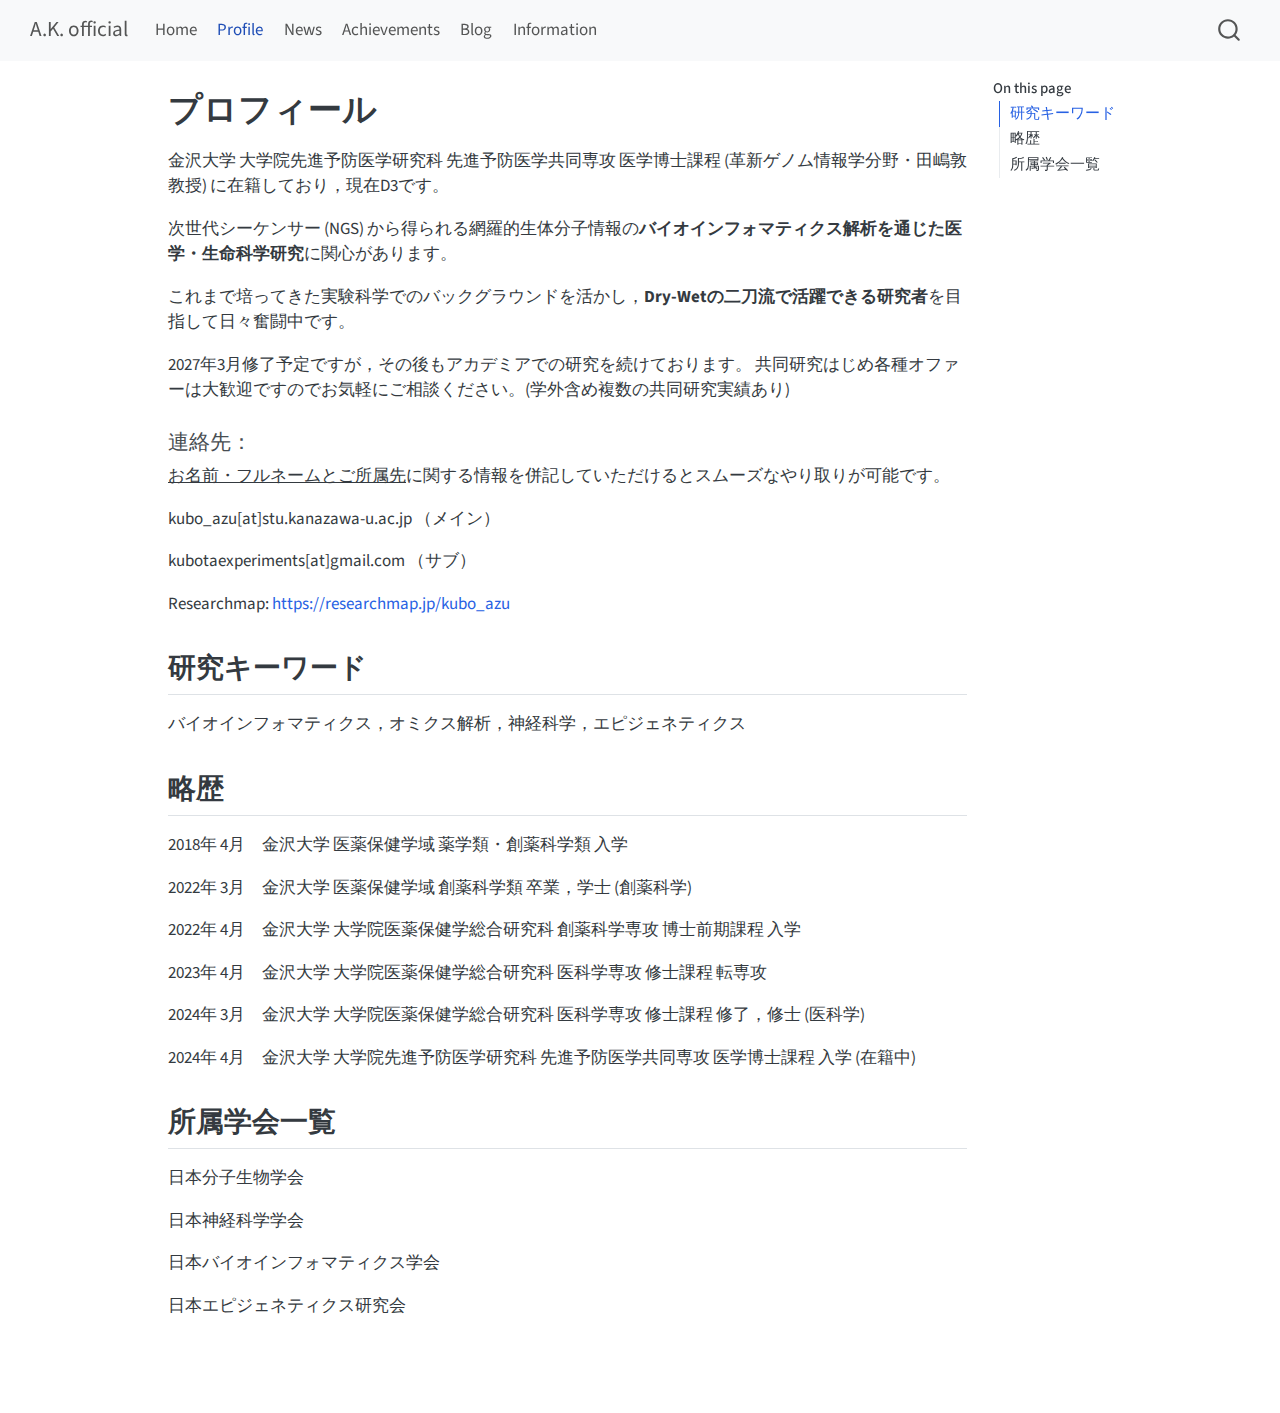
<file: profile.html>
<!DOCTYPE html>
<html xmlns="http://www.w3.org/1999/xhtml" lang="en" xml:lang="en"><head>

<meta charset="utf-8">
<meta name="generator" content="quarto-1.6.36">

<meta name="viewport" content="width=device-width, initial-scale=1.0, user-scalable=yes">


<title>プロフィール – A.K. official</title>
<style>
code{white-space: pre-wrap;}
span.smallcaps{font-variant: small-caps;}
div.columns{display: flex; gap: min(4vw, 1.5em);}
div.column{flex: auto; overflow-x: auto;}
div.hanging-indent{margin-left: 1.5em; text-indent: -1.5em;}
ul.task-list{list-style: none;}
ul.task-list li input[type="checkbox"] {
  width: 0.8em;
  margin: 0 0.8em 0.2em -1em; /* quarto-specific, see https://github.com/quarto-dev/quarto-cli/issues/4556 */ 
  vertical-align: middle;
}
</style>


<script src="site_libs/quarto-nav/quarto-nav.js"></script>
<script src="site_libs/quarto-nav/headroom.min.js"></script>
<script src="site_libs/clipboard/clipboard.min.js"></script>
<script src="site_libs/quarto-search/autocomplete.umd.js"></script>
<script src="site_libs/quarto-search/fuse.min.js"></script>
<script src="site_libs/quarto-search/quarto-search.js"></script>
<meta name="quarto:offset" content="./">
<script src="site_libs/quarto-html/quarto.js"></script>
<script src="site_libs/quarto-html/popper.min.js"></script>
<script src="site_libs/quarto-html/tippy.umd.min.js"></script>
<script src="site_libs/quarto-html/anchor.min.js"></script>
<link href="site_libs/quarto-html/tippy.css" rel="stylesheet">
<link href="site_libs/quarto-html/quarto-syntax-highlighting-01c78b5cd655e4cd89133cf59d535862.css" rel="stylesheet" id="quarto-text-highlighting-styles">
<script src="site_libs/bootstrap/bootstrap.min.js"></script>
<link href="site_libs/bootstrap/bootstrap-icons.css" rel="stylesheet">
<link href="site_libs/bootstrap/bootstrap-1322888c997fad56b0b4d776d35cf542.min.css" rel="stylesheet" append-hash="true" id="quarto-bootstrap" data-mode="light">
<script id="quarto-search-options" type="application/json">{
  "location": "navbar",
  "copy-button": false,
  "collapse-after": 3,
  "panel-placement": "end",
  "type": "overlay",
  "limit": 50,
  "keyboard-shortcut": [
    "f",
    "/",
    "s"
  ],
  "show-item-context": false,
  "language": {
    "search-no-results-text": "No results",
    "search-matching-documents-text": "matching documents",
    "search-copy-link-title": "Copy link to search",
    "search-hide-matches-text": "Hide additional matches",
    "search-more-match-text": "more match in this document",
    "search-more-matches-text": "more matches in this document",
    "search-clear-button-title": "Clear",
    "search-text-placeholder": "",
    "search-detached-cancel-button-title": "Cancel",
    "search-submit-button-title": "Submit",
    "search-label": "Search"
  }
}</script>
<script async="" src="https://www.googletagmanager.com/gtag/js?id=G-B911ZHNBCY"></script>

<script type="text/javascript">

window.dataLayer = window.dataLayer || [];
function gtag(){dataLayer.push(arguments);}
gtag('js', new Date());
gtag('config', 'G-B911ZHNBCY', { 'anonymize_ip': true});
</script>


<link rel="stylesheet" href="styles.css">
</head>

<body class="nav-fixed">

<div id="quarto-search-results"></div>
  <header id="quarto-header" class="headroom fixed-top">
    <nav class="navbar navbar-expand-lg " data-bs-theme="dark">
      <div class="navbar-container container-fluid">
      <div class="navbar-brand-container mx-auto">
    <a class="navbar-brand" href="./index.html">
    <span class="navbar-title">A.K. official</span>
    </a>
  </div>
            <div id="quarto-search" class="" title="Search"></div>
          <button class="navbar-toggler" type="button" data-bs-toggle="collapse" data-bs-target="#navbarCollapse" aria-controls="navbarCollapse" role="menu" aria-expanded="false" aria-label="Toggle navigation" onclick="if (window.quartoToggleHeadroom) { window.quartoToggleHeadroom(); }">
  <span class="navbar-toggler-icon"></span>
</button>
          <div class="collapse navbar-collapse" id="navbarCollapse">
            <ul class="navbar-nav navbar-nav-scroll me-auto">
  <li class="nav-item">
    <a class="nav-link" href="./index.html"> 
<span class="menu-text">Home</span></a>
  </li>  
  <li class="nav-item">
    <a class="nav-link active" href="./profile.html" aria-current="page"> 
<span class="menu-text">Profile</span></a>
  </li>  
  <li class="nav-item">
    <a class="nav-link" href="./news.html"> 
<span class="menu-text">News</span></a>
  </li>  
  <li class="nav-item">
    <a class="nav-link" href="./achievements.html"> 
<span class="menu-text">Achievements</span></a>
  </li>  
  <li class="nav-item">
    <a class="nav-link" href="./blog.html"> 
<span class="menu-text">Blog</span></a>
  </li>  
  <li class="nav-item">
    <a class="nav-link" href="./info.html"> 
<span class="menu-text">Information</span></a>
  </li>  
</ul>
          </div> <!-- /navcollapse -->
            <div class="quarto-navbar-tools">
</div>
      </div> <!-- /container-fluid -->
    </nav>
</header>
<!-- content -->
<div id="quarto-content" class="quarto-container page-columns page-rows-contents page-layout-article page-navbar">
<!-- sidebar -->
<!-- margin-sidebar -->
    <div id="quarto-margin-sidebar" class="sidebar margin-sidebar">
        <nav id="TOC" role="doc-toc" class="toc-active">
    <h2 id="toc-title">On this page</h2>
   
  <ul>
  <li><a href="#研究キーワード" id="toc-研究キーワード" class="nav-link active" data-scroll-target="#研究キーワード">研究キーワード</a></li>
  <li><a href="#略歴" id="toc-略歴" class="nav-link" data-scroll-target="#略歴">略歴</a></li>
  <li><a href="#所属学会一覧" id="toc-所属学会一覧" class="nav-link" data-scroll-target="#所属学会一覧">所属学会一覧</a></li>
  </ul>
</nav>
    </div>
<!-- main -->
<main class="content" id="quarto-document-content">

<header id="title-block-header" class="quarto-title-block default">
<div class="quarto-title">
<h1 class="title">プロフィール</h1>
</div>



<div class="quarto-title-meta">

    
  
    
  </div>
  


</header>


<p>金沢大学 大学院先進予防医学研究科 先進予防医学共同専攻 医学博士課程 (革新ゲノム情報学分野・田嶋敦 教授) に在籍しており，現在D3です。</p>
<p>次世代シーケンサー (NGS) から得られる網羅的生体分子情報の<strong>バイオインフォマティクス解析を通じた医学・生命科学研究</strong>に関心があります。</p>
<p>これまで培ってきた実験科学でのバックグラウンドを活かし，<strong>Dry-Wetの二刀流で活躍できる研究者</strong>を目指して日々奮闘中です。</p>
<p>2027年3月修了予定ですが，その後もアカデミアでの研究を続けております。 共同研究はじめ各種オファーは大歓迎ですのでお気軽にご相談ください。(学外含め複数の共同研究実績あり)</p>
<section id="連絡先" class="level4">
<h4 class="anchored" data-anchor-id="連絡先">連絡先：</h4>
<p><u>お名前・フルネームとご所属先</u>に関する情報を併記していただけるとスムーズなやり取りが可能です。</p>
<p>kubo_azu[at]stu.kanazawa-u.ac.jp （メイン）</p>
<p>kubotaexperiments[at]gmail.com （サブ）</p>
<p>Researchmap: <a href="https://researchmap.jp/kubo_azu" class="uri">https://researchmap.jp/kubo_azu</a></p>
</section>
<section id="研究キーワード" class="level2">
<h2 class="anchored" data-anchor-id="研究キーワード">研究キーワード</h2>
<p>バイオインフォマティクス，オミクス解析，神経科学，エピジェネティクス</p>
</section>
<section id="略歴" class="level2">
<h2 class="anchored" data-anchor-id="略歴">略歴</h2>
<p>2018年 4月　金沢大学 医薬保健学域 薬学類・創薬科学類 入学</p>
<p>2022年 3月　金沢大学 医薬保健学域 創薬科学類 卒業，学士 (創薬科学)</p>
<p>2022年 4月　金沢大学 大学院医薬保健学総合研究科 創薬科学専攻 博士前期課程 入学</p>
<p>2023年 4月　金沢大学 大学院医薬保健学総合研究科 医科学専攻 修士課程 転専攻</p>
<p>2024年 3月　金沢大学 大学院医薬保健学総合研究科 医科学専攻 修士課程 修了，修士 (医科学)</p>
<p>2024年 4月　金沢大学 大学院先進予防医学研究科 先進予防医学共同専攻 医学博士課程 入学 (在籍中)</p>
</section>
<section id="所属学会一覧" class="level2">
<h2 class="anchored" data-anchor-id="所属学会一覧">所属学会一覧</h2>
<p>日本分子生物学会</p>
<p>日本神経科学学会</p>
<p>日本バイオインフォマティクス学会</p>
<p>日本エピジェネティクス研究会</p>


</section>

</main> <!-- /main -->
<script id="quarto-html-after-body" type="application/javascript">
window.document.addEventListener("DOMContentLoaded", function (event) {
  const toggleBodyColorMode = (bsSheetEl) => {
    const mode = bsSheetEl.getAttribute("data-mode");
    const bodyEl = window.document.querySelector("body");
    if (mode === "dark") {
      bodyEl.classList.add("quarto-dark");
      bodyEl.classList.remove("quarto-light");
    } else {
      bodyEl.classList.add("quarto-light");
      bodyEl.classList.remove("quarto-dark");
    }
  }
  const toggleBodyColorPrimary = () => {
    const bsSheetEl = window.document.querySelector("link#quarto-bootstrap");
    if (bsSheetEl) {
      toggleBodyColorMode(bsSheetEl);
    }
  }
  toggleBodyColorPrimary();  
  const icon = "";
  const anchorJS = new window.AnchorJS();
  anchorJS.options = {
    placement: 'right',
    icon: icon
  };
  anchorJS.add('.anchored');
  const isCodeAnnotation = (el) => {
    for (const clz of el.classList) {
      if (clz.startsWith('code-annotation-')) {                     
        return true;
      }
    }
    return false;
  }
  const onCopySuccess = function(e) {
    // button target
    const button = e.trigger;
    // don't keep focus
    button.blur();
    // flash "checked"
    button.classList.add('code-copy-button-checked');
    var currentTitle = button.getAttribute("title");
    button.setAttribute("title", "Copied!");
    let tooltip;
    if (window.bootstrap) {
      button.setAttribute("data-bs-toggle", "tooltip");
      button.setAttribute("data-bs-placement", "left");
      button.setAttribute("data-bs-title", "Copied!");
      tooltip = new bootstrap.Tooltip(button, 
        { trigger: "manual", 
          customClass: "code-copy-button-tooltip",
          offset: [0, -8]});
      tooltip.show();    
    }
    setTimeout(function() {
      if (tooltip) {
        tooltip.hide();
        button.removeAttribute("data-bs-title");
        button.removeAttribute("data-bs-toggle");
        button.removeAttribute("data-bs-placement");
      }
      button.setAttribute("title", currentTitle);
      button.classList.remove('code-copy-button-checked');
    }, 1000);
    // clear code selection
    e.clearSelection();
  }
  const getTextToCopy = function(trigger) {
      const codeEl = trigger.previousElementSibling.cloneNode(true);
      for (const childEl of codeEl.children) {
        if (isCodeAnnotation(childEl)) {
          childEl.remove();
        }
      }
      return codeEl.innerText;
  }
  const clipboard = new window.ClipboardJS('.code-copy-button:not([data-in-quarto-modal])', {
    text: getTextToCopy
  });
  clipboard.on('success', onCopySuccess);
  if (window.document.getElementById('quarto-embedded-source-code-modal')) {
    const clipboardModal = new window.ClipboardJS('.code-copy-button[data-in-quarto-modal]', {
      text: getTextToCopy,
      container: window.document.getElementById('quarto-embedded-source-code-modal')
    });
    clipboardModal.on('success', onCopySuccess);
  }
    var localhostRegex = new RegExp(/^(?:http|https):\/\/localhost\:?[0-9]*\//);
    var mailtoRegex = new RegExp(/^mailto:/);
      var filterRegex = new RegExp('/' + window.location.host + '/');
    var isInternal = (href) => {
        return filterRegex.test(href) || localhostRegex.test(href) || mailtoRegex.test(href);
    }
    // Inspect non-navigation links and adorn them if external
 	var links = window.document.querySelectorAll('a[href]:not(.nav-link):not(.navbar-brand):not(.toc-action):not(.sidebar-link):not(.sidebar-item-toggle):not(.pagination-link):not(.no-external):not([aria-hidden]):not(.dropdown-item):not(.quarto-navigation-tool):not(.about-link)');
    for (var i=0; i<links.length; i++) {
      const link = links[i];
      if (!isInternal(link.href)) {
        // undo the damage that might have been done by quarto-nav.js in the case of
        // links that we want to consider external
        if (link.dataset.originalHref !== undefined) {
          link.href = link.dataset.originalHref;
        }
      }
    }
  function tippyHover(el, contentFn, onTriggerFn, onUntriggerFn) {
    const config = {
      allowHTML: true,
      maxWidth: 500,
      delay: 100,
      arrow: false,
      appendTo: function(el) {
          return el.parentElement;
      },
      interactive: true,
      interactiveBorder: 10,
      theme: 'quarto',
      placement: 'bottom-start',
    };
    if (contentFn) {
      config.content = contentFn;
    }
    if (onTriggerFn) {
      config.onTrigger = onTriggerFn;
    }
    if (onUntriggerFn) {
      config.onUntrigger = onUntriggerFn;
    }
    window.tippy(el, config); 
  }
  const noterefs = window.document.querySelectorAll('a[role="doc-noteref"]');
  for (var i=0; i<noterefs.length; i++) {
    const ref = noterefs[i];
    tippyHover(ref, function() {
      // use id or data attribute instead here
      let href = ref.getAttribute('data-footnote-href') || ref.getAttribute('href');
      try { href = new URL(href).hash; } catch {}
      const id = href.replace(/^#\/?/, "");
      const note = window.document.getElementById(id);
      if (note) {
        return note.innerHTML;
      } else {
        return "";
      }
    });
  }
  const xrefs = window.document.querySelectorAll('a.quarto-xref');
  const processXRef = (id, note) => {
    // Strip column container classes
    const stripColumnClz = (el) => {
      el.classList.remove("page-full", "page-columns");
      if (el.children) {
        for (const child of el.children) {
          stripColumnClz(child);
        }
      }
    }
    stripColumnClz(note)
    if (id === null || id.startsWith('sec-')) {
      // Special case sections, only their first couple elements
      const container = document.createElement("div");
      if (note.children && note.children.length > 2) {
        container.appendChild(note.children[0].cloneNode(true));
        for (let i = 1; i < note.children.length; i++) {
          const child = note.children[i];
          if (child.tagName === "P" && child.innerText === "") {
            continue;
          } else {
            container.appendChild(child.cloneNode(true));
            break;
          }
        }
        if (window.Quarto?.typesetMath) {
          window.Quarto.typesetMath(container);
        }
        return container.innerHTML
      } else {
        if (window.Quarto?.typesetMath) {
          window.Quarto.typesetMath(note);
        }
        return note.innerHTML;
      }
    } else {
      // Remove any anchor links if they are present
      const anchorLink = note.querySelector('a.anchorjs-link');
      if (anchorLink) {
        anchorLink.remove();
      }
      if (window.Quarto?.typesetMath) {
        window.Quarto.typesetMath(note);
      }
      if (note.classList.contains("callout")) {
        return note.outerHTML;
      } else {
        return note.innerHTML;
      }
    }
  }
  for (var i=0; i<xrefs.length; i++) {
    const xref = xrefs[i];
    tippyHover(xref, undefined, function(instance) {
      instance.disable();
      let url = xref.getAttribute('href');
      let hash = undefined; 
      if (url.startsWith('#')) {
        hash = url;
      } else {
        try { hash = new URL(url).hash; } catch {}
      }
      if (hash) {
        const id = hash.replace(/^#\/?/, "");
        const note = window.document.getElementById(id);
        if (note !== null) {
          try {
            const html = processXRef(id, note.cloneNode(true));
            instance.setContent(html);
          } finally {
            instance.enable();
            instance.show();
          }
        } else {
          // See if we can fetch this
          fetch(url.split('#')[0])
          .then(res => res.text())
          .then(html => {
            const parser = new DOMParser();
            const htmlDoc = parser.parseFromString(html, "text/html");
            const note = htmlDoc.getElementById(id);
            if (note !== null) {
              const html = processXRef(id, note);
              instance.setContent(html);
            } 
          }).finally(() => {
            instance.enable();
            instance.show();
          });
        }
      } else {
        // See if we can fetch a full url (with no hash to target)
        // This is a special case and we should probably do some content thinning / targeting
        fetch(url)
        .then(res => res.text())
        .then(html => {
          const parser = new DOMParser();
          const htmlDoc = parser.parseFromString(html, "text/html");
          const note = htmlDoc.querySelector('main.content');
          if (note !== null) {
            // This should only happen for chapter cross references
            // (since there is no id in the URL)
            // remove the first header
            if (note.children.length > 0 && note.children[0].tagName === "HEADER") {
              note.children[0].remove();
            }
            const html = processXRef(null, note);
            instance.setContent(html);
          } 
        }).finally(() => {
          instance.enable();
          instance.show();
        });
      }
    }, function(instance) {
    });
  }
      let selectedAnnoteEl;
      const selectorForAnnotation = ( cell, annotation) => {
        let cellAttr = 'data-code-cell="' + cell + '"';
        let lineAttr = 'data-code-annotation="' +  annotation + '"';
        const selector = 'span[' + cellAttr + '][' + lineAttr + ']';
        return selector;
      }
      const selectCodeLines = (annoteEl) => {
        const doc = window.document;
        const targetCell = annoteEl.getAttribute("data-target-cell");
        const targetAnnotation = annoteEl.getAttribute("data-target-annotation");
        const annoteSpan = window.document.querySelector(selectorForAnnotation(targetCell, targetAnnotation));
        const lines = annoteSpan.getAttribute("data-code-lines").split(",");
        const lineIds = lines.map((line) => {
          return targetCell + "-" + line;
        })
        let top = null;
        let height = null;
        let parent = null;
        if (lineIds.length > 0) {
            //compute the position of the single el (top and bottom and make a div)
            const el = window.document.getElementById(lineIds[0]);
            top = el.offsetTop;
            height = el.offsetHeight;
            parent = el.parentElement.parentElement;
          if (lineIds.length > 1) {
            const lastEl = window.document.getElementById(lineIds[lineIds.length - 1]);
            const bottom = lastEl.offsetTop + lastEl.offsetHeight;
            height = bottom - top;
          }
          if (top !== null && height !== null && parent !== null) {
            // cook up a div (if necessary) and position it 
            let div = window.document.getElementById("code-annotation-line-highlight");
            if (div === null) {
              div = window.document.createElement("div");
              div.setAttribute("id", "code-annotation-line-highlight");
              div.style.position = 'absolute';
              parent.appendChild(div);
            }
            div.style.top = top - 2 + "px";
            div.style.height = height + 4 + "px";
            div.style.left = 0;
            let gutterDiv = window.document.getElementById("code-annotation-line-highlight-gutter");
            if (gutterDiv === null) {
              gutterDiv = window.document.createElement("div");
              gutterDiv.setAttribute("id", "code-annotation-line-highlight-gutter");
              gutterDiv.style.position = 'absolute';
              const codeCell = window.document.getElementById(targetCell);
              const gutter = codeCell.querySelector('.code-annotation-gutter');
              gutter.appendChild(gutterDiv);
            }
            gutterDiv.style.top = top - 2 + "px";
            gutterDiv.style.height = height + 4 + "px";
          }
          selectedAnnoteEl = annoteEl;
        }
      };
      const unselectCodeLines = () => {
        const elementsIds = ["code-annotation-line-highlight", "code-annotation-line-highlight-gutter"];
        elementsIds.forEach((elId) => {
          const div = window.document.getElementById(elId);
          if (div) {
            div.remove();
          }
        });
        selectedAnnoteEl = undefined;
      };
        // Handle positioning of the toggle
    window.addEventListener(
      "resize",
      throttle(() => {
        elRect = undefined;
        if (selectedAnnoteEl) {
          selectCodeLines(selectedAnnoteEl);
        }
      }, 10)
    );
    function throttle(fn, ms) {
    let throttle = false;
    let timer;
      return (...args) => {
        if(!throttle) { // first call gets through
            fn.apply(this, args);
            throttle = true;
        } else { // all the others get throttled
            if(timer) clearTimeout(timer); // cancel #2
            timer = setTimeout(() => {
              fn.apply(this, args);
              timer = throttle = false;
            }, ms);
        }
      };
    }
      // Attach click handler to the DT
      const annoteDls = window.document.querySelectorAll('dt[data-target-cell]');
      for (const annoteDlNode of annoteDls) {
        annoteDlNode.addEventListener('click', (event) => {
          const clickedEl = event.target;
          if (clickedEl !== selectedAnnoteEl) {
            unselectCodeLines();
            const activeEl = window.document.querySelector('dt[data-target-cell].code-annotation-active');
            if (activeEl) {
              activeEl.classList.remove('code-annotation-active');
            }
            selectCodeLines(clickedEl);
            clickedEl.classList.add('code-annotation-active');
          } else {
            // Unselect the line
            unselectCodeLines();
            clickedEl.classList.remove('code-annotation-active');
          }
        });
      }
  const findCites = (el) => {
    const parentEl = el.parentElement;
    if (parentEl) {
      const cites = parentEl.dataset.cites;
      if (cites) {
        return {
          el,
          cites: cites.split(' ')
        };
      } else {
        return findCites(el.parentElement)
      }
    } else {
      return undefined;
    }
  };
  var bibliorefs = window.document.querySelectorAll('a[role="doc-biblioref"]');
  for (var i=0; i<bibliorefs.length; i++) {
    const ref = bibliorefs[i];
    const citeInfo = findCites(ref);
    if (citeInfo) {
      tippyHover(citeInfo.el, function() {
        var popup = window.document.createElement('div');
        citeInfo.cites.forEach(function(cite) {
          var citeDiv = window.document.createElement('div');
          citeDiv.classList.add('hanging-indent');
          citeDiv.classList.add('csl-entry');
          var biblioDiv = window.document.getElementById('ref-' + cite);
          if (biblioDiv) {
            citeDiv.innerHTML = biblioDiv.innerHTML;
          }
          popup.appendChild(citeDiv);
        });
        return popup.innerHTML;
      });
    }
  }
});
</script>
</div> <!-- /content -->




</body></html>
</file>
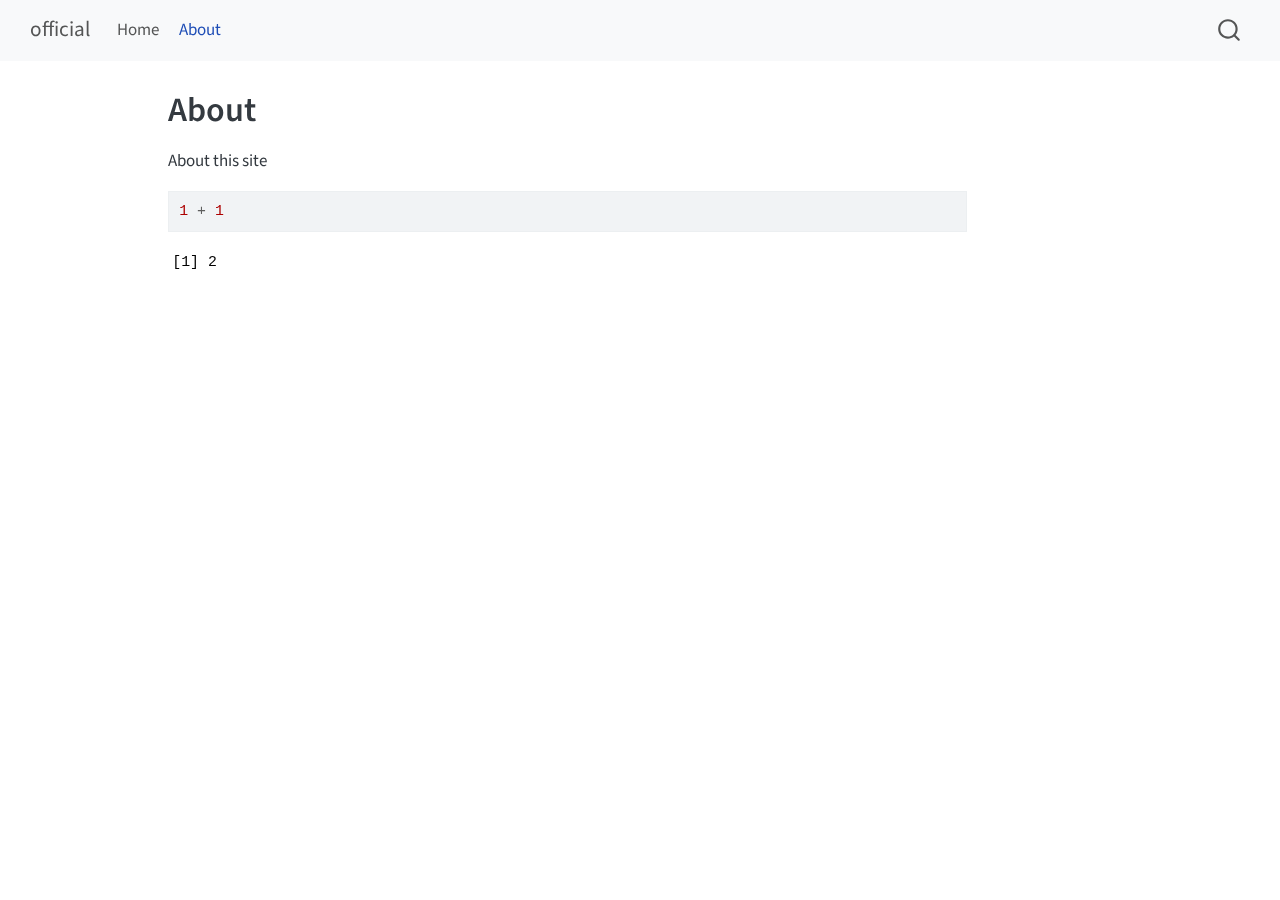
<file: _site/about.html>
<!DOCTYPE html>
<html xmlns="http://www.w3.org/1999/xhtml" lang="en" xml:lang="en"><head>

<meta charset="utf-8">
<meta name="generator" content="quarto-1.6.36">

<meta name="viewport" content="width=device-width, initial-scale=1.0, user-scalable=yes">


<title>About – official</title>
<style>
code{white-space: pre-wrap;}
span.smallcaps{font-variant: small-caps;}
div.columns{display: flex; gap: min(4vw, 1.5em);}
div.column{flex: auto; overflow-x: auto;}
div.hanging-indent{margin-left: 1.5em; text-indent: -1.5em;}
ul.task-list{list-style: none;}
ul.task-list li input[type="checkbox"] {
  width: 0.8em;
  margin: 0 0.8em 0.2em -1em; /* quarto-specific, see https://github.com/quarto-dev/quarto-cli/issues/4556 */ 
  vertical-align: middle;
}
/* CSS for syntax highlighting */
pre > code.sourceCode { white-space: pre; position: relative; }
pre > code.sourceCode > span { line-height: 1.25; }
pre > code.sourceCode > span:empty { height: 1.2em; }
.sourceCode { overflow: visible; }
code.sourceCode > span { color: inherit; text-decoration: inherit; }
div.sourceCode { margin: 1em 0; }
pre.sourceCode { margin: 0; }
@media screen {
div.sourceCode { overflow: auto; }
}
@media print {
pre > code.sourceCode { white-space: pre-wrap; }
pre > code.sourceCode > span { display: inline-block; text-indent: -5em; padding-left: 5em; }
}
pre.numberSource code
  { counter-reset: source-line 0; }
pre.numberSource code > span
  { position: relative; left: -4em; counter-increment: source-line; }
pre.numberSource code > span > a:first-child::before
  { content: counter(source-line);
    position: relative; left: -1em; text-align: right; vertical-align: baseline;
    border: none; display: inline-block;
    -webkit-touch-callout: none; -webkit-user-select: none;
    -khtml-user-select: none; -moz-user-select: none;
    -ms-user-select: none; user-select: none;
    padding: 0 4px; width: 4em;
  }
pre.numberSource { margin-left: 3em;  padding-left: 4px; }
div.sourceCode
  {   }
@media screen {
pre > code.sourceCode > span > a:first-child::before { text-decoration: underline; }
}
</style>


<script src="site_libs/quarto-nav/quarto-nav.js"></script>
<script src="site_libs/quarto-nav/headroom.min.js"></script>
<script src="site_libs/clipboard/clipboard.min.js"></script>
<script src="site_libs/quarto-search/autocomplete.umd.js"></script>
<script src="site_libs/quarto-search/fuse.min.js"></script>
<script src="site_libs/quarto-search/quarto-search.js"></script>
<meta name="quarto:offset" content="./">
<script src="site_libs/quarto-html/quarto.js"></script>
<script src="site_libs/quarto-html/popper.min.js"></script>
<script src="site_libs/quarto-html/tippy.umd.min.js"></script>
<script src="site_libs/quarto-html/anchor.min.js"></script>
<link href="site_libs/quarto-html/tippy.css" rel="stylesheet">
<link href="site_libs/quarto-html/quarto-syntax-highlighting-01c78b5cd655e4cd89133cf59d535862.css" rel="stylesheet" id="quarto-text-highlighting-styles">
<script src="site_libs/bootstrap/bootstrap.min.js"></script>
<link href="site_libs/bootstrap/bootstrap-icons.css" rel="stylesheet">
<link href="site_libs/bootstrap/bootstrap-1322888c997fad56b0b4d776d35cf542.min.css" rel="stylesheet" append-hash="true" id="quarto-bootstrap" data-mode="light">
<script id="quarto-search-options" type="application/json">{
  "location": "navbar",
  "copy-button": false,
  "collapse-after": 3,
  "panel-placement": "end",
  "type": "overlay",
  "limit": 50,
  "keyboard-shortcut": [
    "f",
    "/",
    "s"
  ],
  "show-item-context": false,
  "language": {
    "search-no-results-text": "No results",
    "search-matching-documents-text": "matching documents",
    "search-copy-link-title": "Copy link to search",
    "search-hide-matches-text": "Hide additional matches",
    "search-more-match-text": "more match in this document",
    "search-more-matches-text": "more matches in this document",
    "search-clear-button-title": "Clear",
    "search-text-placeholder": "",
    "search-detached-cancel-button-title": "Cancel",
    "search-submit-button-title": "Submit",
    "search-label": "Search"
  }
}</script>


<link rel="stylesheet" href="styles.css">
</head>

<body class="nav-fixed">

<div id="quarto-search-results"></div>
  <header id="quarto-header" class="headroom fixed-top">
    <nav class="navbar navbar-expand-lg " data-bs-theme="dark">
      <div class="navbar-container container-fluid">
      <div class="navbar-brand-container mx-auto">
    <a class="navbar-brand" href="./index.html">
    <span class="navbar-title">official</span>
    </a>
  </div>
            <div id="quarto-search" class="" title="Search"></div>
          <button class="navbar-toggler" type="button" data-bs-toggle="collapse" data-bs-target="#navbarCollapse" aria-controls="navbarCollapse" role="menu" aria-expanded="false" aria-label="Toggle navigation" onclick="if (window.quartoToggleHeadroom) { window.quartoToggleHeadroom(); }">
  <span class="navbar-toggler-icon"></span>
</button>
          <div class="collapse navbar-collapse" id="navbarCollapse">
            <ul class="navbar-nav navbar-nav-scroll me-auto">
  <li class="nav-item">
    <a class="nav-link" href="./index.html"> 
<span class="menu-text">Home</span></a>
  </li>  
  <li class="nav-item">
    <a class="nav-link active" href="./about.html" aria-current="page"> 
<span class="menu-text">About</span></a>
  </li>  
</ul>
          </div> <!-- /navcollapse -->
            <div class="quarto-navbar-tools">
</div>
      </div> <!-- /container-fluid -->
    </nav>
</header>
<!-- content -->
<div id="quarto-content" class="quarto-container page-columns page-rows-contents page-layout-article page-navbar">
<!-- sidebar -->
<!-- margin-sidebar -->
    <div id="quarto-margin-sidebar" class="sidebar margin-sidebar zindex-bottom">
        
    </div>
<!-- main -->
<main class="content" id="quarto-document-content">

<header id="title-block-header" class="quarto-title-block default">
<div class="quarto-title">
<h1 class="title">About</h1>
</div>



<div class="quarto-title-meta">

    
  
    
  </div>
  


</header>


<p>About this site</p>
<div class="cell">
<div class="sourceCode cell-code" id="cb1"><pre class="sourceCode r code-with-copy"><code class="sourceCode r"><span id="cb1-1"><a href="#cb1-1" aria-hidden="true" tabindex="-1"></a><span class="dv">1</span> <span class="sc">+</span> <span class="dv">1</span></span></code><button title="Copy to Clipboard" class="code-copy-button"><i class="bi"></i></button></pre></div>
<div class="cell-output cell-output-stdout">
<pre><code>[1] 2</code></pre>
</div>
</div>



</main> <!-- /main -->
<script id="quarto-html-after-body" type="application/javascript">
window.document.addEventListener("DOMContentLoaded", function (event) {
  const toggleBodyColorMode = (bsSheetEl) => {
    const mode = bsSheetEl.getAttribute("data-mode");
    const bodyEl = window.document.querySelector("body");
    if (mode === "dark") {
      bodyEl.classList.add("quarto-dark");
      bodyEl.classList.remove("quarto-light");
    } else {
      bodyEl.classList.add("quarto-light");
      bodyEl.classList.remove("quarto-dark");
    }
  }
  const toggleBodyColorPrimary = () => {
    const bsSheetEl = window.document.querySelector("link#quarto-bootstrap");
    if (bsSheetEl) {
      toggleBodyColorMode(bsSheetEl);
    }
  }
  toggleBodyColorPrimary();  
  const icon = "";
  const anchorJS = new window.AnchorJS();
  anchorJS.options = {
    placement: 'right',
    icon: icon
  };
  anchorJS.add('.anchored');
  const isCodeAnnotation = (el) => {
    for (const clz of el.classList) {
      if (clz.startsWith('code-annotation-')) {                     
        return true;
      }
    }
    return false;
  }
  const onCopySuccess = function(e) {
    // button target
    const button = e.trigger;
    // don't keep focus
    button.blur();
    // flash "checked"
    button.classList.add('code-copy-button-checked');
    var currentTitle = button.getAttribute("title");
    button.setAttribute("title", "Copied!");
    let tooltip;
    if (window.bootstrap) {
      button.setAttribute("data-bs-toggle", "tooltip");
      button.setAttribute("data-bs-placement", "left");
      button.setAttribute("data-bs-title", "Copied!");
      tooltip = new bootstrap.Tooltip(button, 
        { trigger: "manual", 
          customClass: "code-copy-button-tooltip",
          offset: [0, -8]});
      tooltip.show();    
    }
    setTimeout(function() {
      if (tooltip) {
        tooltip.hide();
        button.removeAttribute("data-bs-title");
        button.removeAttribute("data-bs-toggle");
        button.removeAttribute("data-bs-placement");
      }
      button.setAttribute("title", currentTitle);
      button.classList.remove('code-copy-button-checked');
    }, 1000);
    // clear code selection
    e.clearSelection();
  }
  const getTextToCopy = function(trigger) {
      const codeEl = trigger.previousElementSibling.cloneNode(true);
      for (const childEl of codeEl.children) {
        if (isCodeAnnotation(childEl)) {
          childEl.remove();
        }
      }
      return codeEl.innerText;
  }
  const clipboard = new window.ClipboardJS('.code-copy-button:not([data-in-quarto-modal])', {
    text: getTextToCopy
  });
  clipboard.on('success', onCopySuccess);
  if (window.document.getElementById('quarto-embedded-source-code-modal')) {
    const clipboardModal = new window.ClipboardJS('.code-copy-button[data-in-quarto-modal]', {
      text: getTextToCopy,
      container: window.document.getElementById('quarto-embedded-source-code-modal')
    });
    clipboardModal.on('success', onCopySuccess);
  }
    var localhostRegex = new RegExp(/^(?:http|https):\/\/localhost\:?[0-9]*\//);
    var mailtoRegex = new RegExp(/^mailto:/);
      var filterRegex = new RegExp('/' + window.location.host + '/');
    var isInternal = (href) => {
        return filterRegex.test(href) || localhostRegex.test(href) || mailtoRegex.test(href);
    }
    // Inspect non-navigation links and adorn them if external
 	var links = window.document.querySelectorAll('a[href]:not(.nav-link):not(.navbar-brand):not(.toc-action):not(.sidebar-link):not(.sidebar-item-toggle):not(.pagination-link):not(.no-external):not([aria-hidden]):not(.dropdown-item):not(.quarto-navigation-tool):not(.about-link)');
    for (var i=0; i<links.length; i++) {
      const link = links[i];
      if (!isInternal(link.href)) {
        // undo the damage that might have been done by quarto-nav.js in the case of
        // links that we want to consider external
        if (link.dataset.originalHref !== undefined) {
          link.href = link.dataset.originalHref;
        }
      }
    }
  function tippyHover(el, contentFn, onTriggerFn, onUntriggerFn) {
    const config = {
      allowHTML: true,
      maxWidth: 500,
      delay: 100,
      arrow: false,
      appendTo: function(el) {
          return el.parentElement;
      },
      interactive: true,
      interactiveBorder: 10,
      theme: 'quarto',
      placement: 'bottom-start',
    };
    if (contentFn) {
      config.content = contentFn;
    }
    if (onTriggerFn) {
      config.onTrigger = onTriggerFn;
    }
    if (onUntriggerFn) {
      config.onUntrigger = onUntriggerFn;
    }
    window.tippy(el, config); 
  }
  const noterefs = window.document.querySelectorAll('a[role="doc-noteref"]');
  for (var i=0; i<noterefs.length; i++) {
    const ref = noterefs[i];
    tippyHover(ref, function() {
      // use id or data attribute instead here
      let href = ref.getAttribute('data-footnote-href') || ref.getAttribute('href');
      try { href = new URL(href).hash; } catch {}
      const id = href.replace(/^#\/?/, "");
      const note = window.document.getElementById(id);
      if (note) {
        return note.innerHTML;
      } else {
        return "";
      }
    });
  }
  const xrefs = window.document.querySelectorAll('a.quarto-xref');
  const processXRef = (id, note) => {
    // Strip column container classes
    const stripColumnClz = (el) => {
      el.classList.remove("page-full", "page-columns");
      if (el.children) {
        for (const child of el.children) {
          stripColumnClz(child);
        }
      }
    }
    stripColumnClz(note)
    if (id === null || id.startsWith('sec-')) {
      // Special case sections, only their first couple elements
      const container = document.createElement("div");
      if (note.children && note.children.length > 2) {
        container.appendChild(note.children[0].cloneNode(true));
        for (let i = 1; i < note.children.length; i++) {
          const child = note.children[i];
          if (child.tagName === "P" && child.innerText === "") {
            continue;
          } else {
            container.appendChild(child.cloneNode(true));
            break;
          }
        }
        if (window.Quarto?.typesetMath) {
          window.Quarto.typesetMath(container);
        }
        return container.innerHTML
      } else {
        if (window.Quarto?.typesetMath) {
          window.Quarto.typesetMath(note);
        }
        return note.innerHTML;
      }
    } else {
      // Remove any anchor links if they are present
      const anchorLink = note.querySelector('a.anchorjs-link');
      if (anchorLink) {
        anchorLink.remove();
      }
      if (window.Quarto?.typesetMath) {
        window.Quarto.typesetMath(note);
      }
      if (note.classList.contains("callout")) {
        return note.outerHTML;
      } else {
        return note.innerHTML;
      }
    }
  }
  for (var i=0; i<xrefs.length; i++) {
    const xref = xrefs[i];
    tippyHover(xref, undefined, function(instance) {
      instance.disable();
      let url = xref.getAttribute('href');
      let hash = undefined; 
      if (url.startsWith('#')) {
        hash = url;
      } else {
        try { hash = new URL(url).hash; } catch {}
      }
      if (hash) {
        const id = hash.replace(/^#\/?/, "");
        const note = window.document.getElementById(id);
        if (note !== null) {
          try {
            const html = processXRef(id, note.cloneNode(true));
            instance.setContent(html);
          } finally {
            instance.enable();
            instance.show();
          }
        } else {
          // See if we can fetch this
          fetch(url.split('#')[0])
          .then(res => res.text())
          .then(html => {
            const parser = new DOMParser();
            const htmlDoc = parser.parseFromString(html, "text/html");
            const note = htmlDoc.getElementById(id);
            if (note !== null) {
              const html = processXRef(id, note);
              instance.setContent(html);
            } 
          }).finally(() => {
            instance.enable();
            instance.show();
          });
        }
      } else {
        // See if we can fetch a full url (with no hash to target)
        // This is a special case and we should probably do some content thinning / targeting
        fetch(url)
        .then(res => res.text())
        .then(html => {
          const parser = new DOMParser();
          const htmlDoc = parser.parseFromString(html, "text/html");
          const note = htmlDoc.querySelector('main.content');
          if (note !== null) {
            // This should only happen for chapter cross references
            // (since there is no id in the URL)
            // remove the first header
            if (note.children.length > 0 && note.children[0].tagName === "HEADER") {
              note.children[0].remove();
            }
            const html = processXRef(null, note);
            instance.setContent(html);
          } 
        }).finally(() => {
          instance.enable();
          instance.show();
        });
      }
    }, function(instance) {
    });
  }
      let selectedAnnoteEl;
      const selectorForAnnotation = ( cell, annotation) => {
        let cellAttr = 'data-code-cell="' + cell + '"';
        let lineAttr = 'data-code-annotation="' +  annotation + '"';
        const selector = 'span[' + cellAttr + '][' + lineAttr + ']';
        return selector;
      }
      const selectCodeLines = (annoteEl) => {
        const doc = window.document;
        const targetCell = annoteEl.getAttribute("data-target-cell");
        const targetAnnotation = annoteEl.getAttribute("data-target-annotation");
        const annoteSpan = window.document.querySelector(selectorForAnnotation(targetCell, targetAnnotation));
        const lines = annoteSpan.getAttribute("data-code-lines").split(",");
        const lineIds = lines.map((line) => {
          return targetCell + "-" + line;
        })
        let top = null;
        let height = null;
        let parent = null;
        if (lineIds.length > 0) {
            //compute the position of the single el (top and bottom and make a div)
            const el = window.document.getElementById(lineIds[0]);
            top = el.offsetTop;
            height = el.offsetHeight;
            parent = el.parentElement.parentElement;
          if (lineIds.length > 1) {
            const lastEl = window.document.getElementById(lineIds[lineIds.length - 1]);
            const bottom = lastEl.offsetTop + lastEl.offsetHeight;
            height = bottom - top;
          }
          if (top !== null && height !== null && parent !== null) {
            // cook up a div (if necessary) and position it 
            let div = window.document.getElementById("code-annotation-line-highlight");
            if (div === null) {
              div = window.document.createElement("div");
              div.setAttribute("id", "code-annotation-line-highlight");
              div.style.position = 'absolute';
              parent.appendChild(div);
            }
            div.style.top = top - 2 + "px";
            div.style.height = height + 4 + "px";
            div.style.left = 0;
            let gutterDiv = window.document.getElementById("code-annotation-line-highlight-gutter");
            if (gutterDiv === null) {
              gutterDiv = window.document.createElement("div");
              gutterDiv.setAttribute("id", "code-annotation-line-highlight-gutter");
              gutterDiv.style.position = 'absolute';
              const codeCell = window.document.getElementById(targetCell);
              const gutter = codeCell.querySelector('.code-annotation-gutter');
              gutter.appendChild(gutterDiv);
            }
            gutterDiv.style.top = top - 2 + "px";
            gutterDiv.style.height = height + 4 + "px";
          }
          selectedAnnoteEl = annoteEl;
        }
      };
      const unselectCodeLines = () => {
        const elementsIds = ["code-annotation-line-highlight", "code-annotation-line-highlight-gutter"];
        elementsIds.forEach((elId) => {
          const div = window.document.getElementById(elId);
          if (div) {
            div.remove();
          }
        });
        selectedAnnoteEl = undefined;
      };
        // Handle positioning of the toggle
    window.addEventListener(
      "resize",
      throttle(() => {
        elRect = undefined;
        if (selectedAnnoteEl) {
          selectCodeLines(selectedAnnoteEl);
        }
      }, 10)
    );
    function throttle(fn, ms) {
    let throttle = false;
    let timer;
      return (...args) => {
        if(!throttle) { // first call gets through
            fn.apply(this, args);
            throttle = true;
        } else { // all the others get throttled
            if(timer) clearTimeout(timer); // cancel #2
            timer = setTimeout(() => {
              fn.apply(this, args);
              timer = throttle = false;
            }, ms);
        }
      };
    }
      // Attach click handler to the DT
      const annoteDls = window.document.querySelectorAll('dt[data-target-cell]');
      for (const annoteDlNode of annoteDls) {
        annoteDlNode.addEventListener('click', (event) => {
          const clickedEl = event.target;
          if (clickedEl !== selectedAnnoteEl) {
            unselectCodeLines();
            const activeEl = window.document.querySelector('dt[data-target-cell].code-annotation-active');
            if (activeEl) {
              activeEl.classList.remove('code-annotation-active');
            }
            selectCodeLines(clickedEl);
            clickedEl.classList.add('code-annotation-active');
          } else {
            // Unselect the line
            unselectCodeLines();
            clickedEl.classList.remove('code-annotation-active');
          }
        });
      }
  const findCites = (el) => {
    const parentEl = el.parentElement;
    if (parentEl) {
      const cites = parentEl.dataset.cites;
      if (cites) {
        return {
          el,
          cites: cites.split(' ')
        };
      } else {
        return findCites(el.parentElement)
      }
    } else {
      return undefined;
    }
  };
  var bibliorefs = window.document.querySelectorAll('a[role="doc-biblioref"]');
  for (var i=0; i<bibliorefs.length; i++) {
    const ref = bibliorefs[i];
    const citeInfo = findCites(ref);
    if (citeInfo) {
      tippyHover(citeInfo.el, function() {
        var popup = window.document.createElement('div');
        citeInfo.cites.forEach(function(cite) {
          var citeDiv = window.document.createElement('div');
          citeDiv.classList.add('hanging-indent');
          citeDiv.classList.add('csl-entry');
          var biblioDiv = window.document.getElementById('ref-' + cite);
          if (biblioDiv) {
            citeDiv.innerHTML = biblioDiv.innerHTML;
          }
          popup.appendChild(citeDiv);
        });
        return popup.innerHTML;
      });
    }
  }
});
</script>
</div> <!-- /content -->




</body></html>
</file>
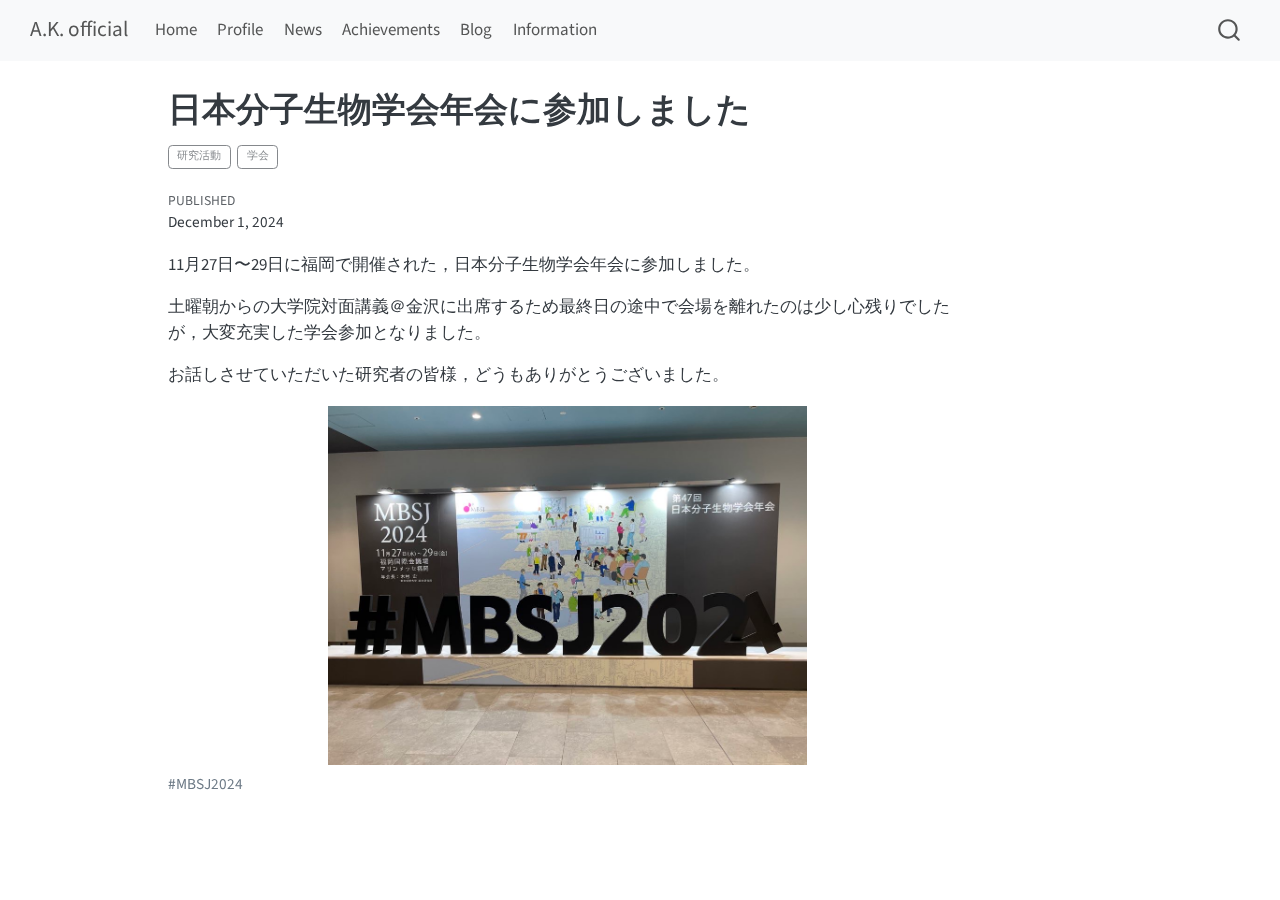
<file: blog/blog_20241201.html>
<!DOCTYPE html>
<html xmlns="http://www.w3.org/1999/xhtml" lang="en" xml:lang="en"><head>

<meta charset="utf-8">
<meta name="generator" content="quarto-1.6.36">

<meta name="viewport" content="width=device-width, initial-scale=1.0, user-scalable=yes">

<meta name="dcterms.date" content="2024-12-01">

<title>日本分子生物学会年会に参加しました – A.K. official</title>
<style>
code{white-space: pre-wrap;}
span.smallcaps{font-variant: small-caps;}
div.columns{display: flex; gap: min(4vw, 1.5em);}
div.column{flex: auto; overflow-x: auto;}
div.hanging-indent{margin-left: 1.5em; text-indent: -1.5em;}
ul.task-list{list-style: none;}
ul.task-list li input[type="checkbox"] {
  width: 0.8em;
  margin: 0 0.8em 0.2em -1em; /* quarto-specific, see https://github.com/quarto-dev/quarto-cli/issues/4556 */ 
  vertical-align: middle;
}
</style>


<script src="../site_libs/quarto-nav/quarto-nav.js"></script>
<script src="../site_libs/quarto-nav/headroom.min.js"></script>
<script src="../site_libs/clipboard/clipboard.min.js"></script>
<script src="../site_libs/quarto-search/autocomplete.umd.js"></script>
<script src="../site_libs/quarto-search/fuse.min.js"></script>
<script src="../site_libs/quarto-search/quarto-search.js"></script>
<meta name="quarto:offset" content="../">
<script src="../site_libs/quarto-html/quarto.js"></script>
<script src="../site_libs/quarto-html/popper.min.js"></script>
<script src="../site_libs/quarto-html/tippy.umd.min.js"></script>
<script src="../site_libs/quarto-html/anchor.min.js"></script>
<link href="../site_libs/quarto-html/tippy.css" rel="stylesheet">
<link href="../site_libs/quarto-html/quarto-syntax-highlighting-01c78b5cd655e4cd89133cf59d535862.css" rel="stylesheet" id="quarto-text-highlighting-styles">
<script src="../site_libs/bootstrap/bootstrap.min.js"></script>
<link href="../site_libs/bootstrap/bootstrap-icons.css" rel="stylesheet">
<link href="../site_libs/bootstrap/bootstrap-1322888c997fad56b0b4d776d35cf542.min.css" rel="stylesheet" append-hash="true" id="quarto-bootstrap" data-mode="light">
<script id="quarto-search-options" type="application/json">{
  "location": "navbar",
  "copy-button": false,
  "collapse-after": 3,
  "panel-placement": "end",
  "type": "overlay",
  "limit": 50,
  "keyboard-shortcut": [
    "f",
    "/",
    "s"
  ],
  "show-item-context": false,
  "language": {
    "search-no-results-text": "No results",
    "search-matching-documents-text": "matching documents",
    "search-copy-link-title": "Copy link to search",
    "search-hide-matches-text": "Hide additional matches",
    "search-more-match-text": "more match in this document",
    "search-more-matches-text": "more matches in this document",
    "search-clear-button-title": "Clear",
    "search-text-placeholder": "",
    "search-detached-cancel-button-title": "Cancel",
    "search-submit-button-title": "Submit",
    "search-label": "Search"
  }
}</script>
<script async="" src="https://www.googletagmanager.com/gtag/js?id=G-B911ZHNBCY"></script>

<script type="text/javascript">

window.dataLayer = window.dataLayer || [];
function gtag(){dataLayer.push(arguments);}
gtag('js', new Date());
gtag('config', 'G-B911ZHNBCY', { 'anonymize_ip': true});
</script>


<link rel="stylesheet" href="../styles.css">
</head>

<body class="nav-fixed">

<div id="quarto-search-results"></div>
  <header id="quarto-header" class="headroom fixed-top">
    <nav class="navbar navbar-expand-lg " data-bs-theme="dark">
      <div class="navbar-container container-fluid">
      <div class="navbar-brand-container mx-auto">
    <a class="navbar-brand" href="../index.html">
    <span class="navbar-title">A.K. official</span>
    </a>
  </div>
            <div id="quarto-search" class="" title="Search"></div>
          <button class="navbar-toggler" type="button" data-bs-toggle="collapse" data-bs-target="#navbarCollapse" aria-controls="navbarCollapse" role="menu" aria-expanded="false" aria-label="Toggle navigation" onclick="if (window.quartoToggleHeadroom) { window.quartoToggleHeadroom(); }">
  <span class="navbar-toggler-icon"></span>
</button>
          <div class="collapse navbar-collapse" id="navbarCollapse">
            <ul class="navbar-nav navbar-nav-scroll me-auto">
  <li class="nav-item">
    <a class="nav-link" href="../index.html"> 
<span class="menu-text">Home</span></a>
  </li>  
  <li class="nav-item">
    <a class="nav-link" href="../profile.html"> 
<span class="menu-text">Profile</span></a>
  </li>  
  <li class="nav-item">
    <a class="nav-link" href="../news.html"> 
<span class="menu-text">News</span></a>
  </li>  
  <li class="nav-item">
    <a class="nav-link" href="../achievements.html"> 
<span class="menu-text">Achievements</span></a>
  </li>  
  <li class="nav-item">
    <a class="nav-link" href="../blog.html"> 
<span class="menu-text">Blog</span></a>
  </li>  
  <li class="nav-item">
    <a class="nav-link" href="../info.html"> 
<span class="menu-text">Information</span></a>
  </li>  
</ul>
          </div> <!-- /navcollapse -->
            <div class="quarto-navbar-tools">
</div>
      </div> <!-- /container-fluid -->
    </nav>
</header>
<!-- content -->
<div id="quarto-content" class="quarto-container page-columns page-rows-contents page-layout-article page-navbar">
<!-- sidebar -->
<!-- margin-sidebar -->
    <div id="quarto-margin-sidebar" class="sidebar margin-sidebar zindex-bottom">
        
    </div>
<!-- main -->
<main class="content" id="quarto-document-content">

<header id="title-block-header" class="quarto-title-block default">
<div class="quarto-title">
<h1 class="title">日本分子生物学会年会に参加しました</h1>
  <div class="quarto-categories">
    <div class="quarto-category">研究活動</div>
    <div class="quarto-category">学会</div>
  </div>
  </div>



<div class="quarto-title-meta">

    
    <div>
    <div class="quarto-title-meta-heading">Published</div>
    <div class="quarto-title-meta-contents">
      <p class="date">December 1, 2024</p>
    </div>
  </div>
  
    
  </div>
  


</header>


<p>11月27日〜29日に福岡で開催された，日本分子生物学会年会に参加しました。</p>
<p>土曜朝からの大学院対面講義＠金沢に出席するため最終日の途中で会場を離れたのは少し心残りでしたが，大変充実した学会参加となりました。</p>
<p>お話しさせていただいた研究者の皆様，どうもありがとうございました。</p>
<div class="quarto-figure quarto-figure-center">
<figure class="figure">
<p><img src="../images/blog_20241201.jpeg" class="img-fluid figure-img" style="width:60.0%"></p>
<figcaption>#MBSJ2024</figcaption>
</figure>
</div>



</main> <!-- /main -->
<script id="quarto-html-after-body" type="application/javascript">
window.document.addEventListener("DOMContentLoaded", function (event) {
  const toggleBodyColorMode = (bsSheetEl) => {
    const mode = bsSheetEl.getAttribute("data-mode");
    const bodyEl = window.document.querySelector("body");
    if (mode === "dark") {
      bodyEl.classList.add("quarto-dark");
      bodyEl.classList.remove("quarto-light");
    } else {
      bodyEl.classList.add("quarto-light");
      bodyEl.classList.remove("quarto-dark");
    }
  }
  const toggleBodyColorPrimary = () => {
    const bsSheetEl = window.document.querySelector("link#quarto-bootstrap");
    if (bsSheetEl) {
      toggleBodyColorMode(bsSheetEl);
    }
  }
  toggleBodyColorPrimary();  
  const icon = "";
  const anchorJS = new window.AnchorJS();
  anchorJS.options = {
    placement: 'right',
    icon: icon
  };
  anchorJS.add('.anchored');
  const isCodeAnnotation = (el) => {
    for (const clz of el.classList) {
      if (clz.startsWith('code-annotation-')) {                     
        return true;
      }
    }
    return false;
  }
  const onCopySuccess = function(e) {
    // button target
    const button = e.trigger;
    // don't keep focus
    button.blur();
    // flash "checked"
    button.classList.add('code-copy-button-checked');
    var currentTitle = button.getAttribute("title");
    button.setAttribute("title", "Copied!");
    let tooltip;
    if (window.bootstrap) {
      button.setAttribute("data-bs-toggle", "tooltip");
      button.setAttribute("data-bs-placement", "left");
      button.setAttribute("data-bs-title", "Copied!");
      tooltip = new bootstrap.Tooltip(button, 
        { trigger: "manual", 
          customClass: "code-copy-button-tooltip",
          offset: [0, -8]});
      tooltip.show();    
    }
    setTimeout(function() {
      if (tooltip) {
        tooltip.hide();
        button.removeAttribute("data-bs-title");
        button.removeAttribute("data-bs-toggle");
        button.removeAttribute("data-bs-placement");
      }
      button.setAttribute("title", currentTitle);
      button.classList.remove('code-copy-button-checked');
    }, 1000);
    // clear code selection
    e.clearSelection();
  }
  const getTextToCopy = function(trigger) {
      const codeEl = trigger.previousElementSibling.cloneNode(true);
      for (const childEl of codeEl.children) {
        if (isCodeAnnotation(childEl)) {
          childEl.remove();
        }
      }
      return codeEl.innerText;
  }
  const clipboard = new window.ClipboardJS('.code-copy-button:not([data-in-quarto-modal])', {
    text: getTextToCopy
  });
  clipboard.on('success', onCopySuccess);
  if (window.document.getElementById('quarto-embedded-source-code-modal')) {
    const clipboardModal = new window.ClipboardJS('.code-copy-button[data-in-quarto-modal]', {
      text: getTextToCopy,
      container: window.document.getElementById('quarto-embedded-source-code-modal')
    });
    clipboardModal.on('success', onCopySuccess);
  }
    var localhostRegex = new RegExp(/^(?:http|https):\/\/localhost\:?[0-9]*\//);
    var mailtoRegex = new RegExp(/^mailto:/);
      var filterRegex = new RegExp("https:\/\/kubo-azu\.github\.io\/official\/");
    var isInternal = (href) => {
        return filterRegex.test(href) || localhostRegex.test(href) || mailtoRegex.test(href);
    }
    // Inspect non-navigation links and adorn them if external
 	var links = window.document.querySelectorAll('a[href]:not(.nav-link):not(.navbar-brand):not(.toc-action):not(.sidebar-link):not(.sidebar-item-toggle):not(.pagination-link):not(.no-external):not([aria-hidden]):not(.dropdown-item):not(.quarto-navigation-tool):not(.about-link)');
    for (var i=0; i<links.length; i++) {
      const link = links[i];
      if (!isInternal(link.href)) {
        // undo the damage that might have been done by quarto-nav.js in the case of
        // links that we want to consider external
        if (link.dataset.originalHref !== undefined) {
          link.href = link.dataset.originalHref;
        }
      }
    }
  function tippyHover(el, contentFn, onTriggerFn, onUntriggerFn) {
    const config = {
      allowHTML: true,
      maxWidth: 500,
      delay: 100,
      arrow: false,
      appendTo: function(el) {
          return el.parentElement;
      },
      interactive: true,
      interactiveBorder: 10,
      theme: 'quarto',
      placement: 'bottom-start',
    };
    if (contentFn) {
      config.content = contentFn;
    }
    if (onTriggerFn) {
      config.onTrigger = onTriggerFn;
    }
    if (onUntriggerFn) {
      config.onUntrigger = onUntriggerFn;
    }
    window.tippy(el, config); 
  }
  const noterefs = window.document.querySelectorAll('a[role="doc-noteref"]');
  for (var i=0; i<noterefs.length; i++) {
    const ref = noterefs[i];
    tippyHover(ref, function() {
      // use id or data attribute instead here
      let href = ref.getAttribute('data-footnote-href') || ref.getAttribute('href');
      try { href = new URL(href).hash; } catch {}
      const id = href.replace(/^#\/?/, "");
      const note = window.document.getElementById(id);
      if (note) {
        return note.innerHTML;
      } else {
        return "";
      }
    });
  }
  const xrefs = window.document.querySelectorAll('a.quarto-xref');
  const processXRef = (id, note) => {
    // Strip column container classes
    const stripColumnClz = (el) => {
      el.classList.remove("page-full", "page-columns");
      if (el.children) {
        for (const child of el.children) {
          stripColumnClz(child);
        }
      }
    }
    stripColumnClz(note)
    if (id === null || id.startsWith('sec-')) {
      // Special case sections, only their first couple elements
      const container = document.createElement("div");
      if (note.children && note.children.length > 2) {
        container.appendChild(note.children[0].cloneNode(true));
        for (let i = 1; i < note.children.length; i++) {
          const child = note.children[i];
          if (child.tagName === "P" && child.innerText === "") {
            continue;
          } else {
            container.appendChild(child.cloneNode(true));
            break;
          }
        }
        if (window.Quarto?.typesetMath) {
          window.Quarto.typesetMath(container);
        }
        return container.innerHTML
      } else {
        if (window.Quarto?.typesetMath) {
          window.Quarto.typesetMath(note);
        }
        return note.innerHTML;
      }
    } else {
      // Remove any anchor links if they are present
      const anchorLink = note.querySelector('a.anchorjs-link');
      if (anchorLink) {
        anchorLink.remove();
      }
      if (window.Quarto?.typesetMath) {
        window.Quarto.typesetMath(note);
      }
      if (note.classList.contains("callout")) {
        return note.outerHTML;
      } else {
        return note.innerHTML;
      }
    }
  }
  for (var i=0; i<xrefs.length; i++) {
    const xref = xrefs[i];
    tippyHover(xref, undefined, function(instance) {
      instance.disable();
      let url = xref.getAttribute('href');
      let hash = undefined; 
      if (url.startsWith('#')) {
        hash = url;
      } else {
        try { hash = new URL(url).hash; } catch {}
      }
      if (hash) {
        const id = hash.replace(/^#\/?/, "");
        const note = window.document.getElementById(id);
        if (note !== null) {
          try {
            const html = processXRef(id, note.cloneNode(true));
            instance.setContent(html);
          } finally {
            instance.enable();
            instance.show();
          }
        } else {
          // See if we can fetch this
          fetch(url.split('#')[0])
          .then(res => res.text())
          .then(html => {
            const parser = new DOMParser();
            const htmlDoc = parser.parseFromString(html, "text/html");
            const note = htmlDoc.getElementById(id);
            if (note !== null) {
              const html = processXRef(id, note);
              instance.setContent(html);
            } 
          }).finally(() => {
            instance.enable();
            instance.show();
          });
        }
      } else {
        // See if we can fetch a full url (with no hash to target)
        // This is a special case and we should probably do some content thinning / targeting
        fetch(url)
        .then(res => res.text())
        .then(html => {
          const parser = new DOMParser();
          const htmlDoc = parser.parseFromString(html, "text/html");
          const note = htmlDoc.querySelector('main.content');
          if (note !== null) {
            // This should only happen for chapter cross references
            // (since there is no id in the URL)
            // remove the first header
            if (note.children.length > 0 && note.children[0].tagName === "HEADER") {
              note.children[0].remove();
            }
            const html = processXRef(null, note);
            instance.setContent(html);
          } 
        }).finally(() => {
          instance.enable();
          instance.show();
        });
      }
    }, function(instance) {
    });
  }
      let selectedAnnoteEl;
      const selectorForAnnotation = ( cell, annotation) => {
        let cellAttr = 'data-code-cell="' + cell + '"';
        let lineAttr = 'data-code-annotation="' +  annotation + '"';
        const selector = 'span[' + cellAttr + '][' + lineAttr + ']';
        return selector;
      }
      const selectCodeLines = (annoteEl) => {
        const doc = window.document;
        const targetCell = annoteEl.getAttribute("data-target-cell");
        const targetAnnotation = annoteEl.getAttribute("data-target-annotation");
        const annoteSpan = window.document.querySelector(selectorForAnnotation(targetCell, targetAnnotation));
        const lines = annoteSpan.getAttribute("data-code-lines").split(",");
        const lineIds = lines.map((line) => {
          return targetCell + "-" + line;
        })
        let top = null;
        let height = null;
        let parent = null;
        if (lineIds.length > 0) {
            //compute the position of the single el (top and bottom and make a div)
            const el = window.document.getElementById(lineIds[0]);
            top = el.offsetTop;
            height = el.offsetHeight;
            parent = el.parentElement.parentElement;
          if (lineIds.length > 1) {
            const lastEl = window.document.getElementById(lineIds[lineIds.length - 1]);
            const bottom = lastEl.offsetTop + lastEl.offsetHeight;
            height = bottom - top;
          }
          if (top !== null && height !== null && parent !== null) {
            // cook up a div (if necessary) and position it 
            let div = window.document.getElementById("code-annotation-line-highlight");
            if (div === null) {
              div = window.document.createElement("div");
              div.setAttribute("id", "code-annotation-line-highlight");
              div.style.position = 'absolute';
              parent.appendChild(div);
            }
            div.style.top = top - 2 + "px";
            div.style.height = height + 4 + "px";
            div.style.left = 0;
            let gutterDiv = window.document.getElementById("code-annotation-line-highlight-gutter");
            if (gutterDiv === null) {
              gutterDiv = window.document.createElement("div");
              gutterDiv.setAttribute("id", "code-annotation-line-highlight-gutter");
              gutterDiv.style.position = 'absolute';
              const codeCell = window.document.getElementById(targetCell);
              const gutter = codeCell.querySelector('.code-annotation-gutter');
              gutter.appendChild(gutterDiv);
            }
            gutterDiv.style.top = top - 2 + "px";
            gutterDiv.style.height = height + 4 + "px";
          }
          selectedAnnoteEl = annoteEl;
        }
      };
      const unselectCodeLines = () => {
        const elementsIds = ["code-annotation-line-highlight", "code-annotation-line-highlight-gutter"];
        elementsIds.forEach((elId) => {
          const div = window.document.getElementById(elId);
          if (div) {
            div.remove();
          }
        });
        selectedAnnoteEl = undefined;
      };
        // Handle positioning of the toggle
    window.addEventListener(
      "resize",
      throttle(() => {
        elRect = undefined;
        if (selectedAnnoteEl) {
          selectCodeLines(selectedAnnoteEl);
        }
      }, 10)
    );
    function throttle(fn, ms) {
    let throttle = false;
    let timer;
      return (...args) => {
        if(!throttle) { // first call gets through
            fn.apply(this, args);
            throttle = true;
        } else { // all the others get throttled
            if(timer) clearTimeout(timer); // cancel #2
            timer = setTimeout(() => {
              fn.apply(this, args);
              timer = throttle = false;
            }, ms);
        }
      };
    }
      // Attach click handler to the DT
      const annoteDls = window.document.querySelectorAll('dt[data-target-cell]');
      for (const annoteDlNode of annoteDls) {
        annoteDlNode.addEventListener('click', (event) => {
          const clickedEl = event.target;
          if (clickedEl !== selectedAnnoteEl) {
            unselectCodeLines();
            const activeEl = window.document.querySelector('dt[data-target-cell].code-annotation-active');
            if (activeEl) {
              activeEl.classList.remove('code-annotation-active');
            }
            selectCodeLines(clickedEl);
            clickedEl.classList.add('code-annotation-active');
          } else {
            // Unselect the line
            unselectCodeLines();
            clickedEl.classList.remove('code-annotation-active');
          }
        });
      }
  const findCites = (el) => {
    const parentEl = el.parentElement;
    if (parentEl) {
      const cites = parentEl.dataset.cites;
      if (cites) {
        return {
          el,
          cites: cites.split(' ')
        };
      } else {
        return findCites(el.parentElement)
      }
    } else {
      return undefined;
    }
  };
  var bibliorefs = window.document.querySelectorAll('a[role="doc-biblioref"]');
  for (var i=0; i<bibliorefs.length; i++) {
    const ref = bibliorefs[i];
    const citeInfo = findCites(ref);
    if (citeInfo) {
      tippyHover(citeInfo.el, function() {
        var popup = window.document.createElement('div');
        citeInfo.cites.forEach(function(cite) {
          var citeDiv = window.document.createElement('div');
          citeDiv.classList.add('hanging-indent');
          citeDiv.classList.add('csl-entry');
          var biblioDiv = window.document.getElementById('ref-' + cite);
          if (biblioDiv) {
            citeDiv.innerHTML = biblioDiv.innerHTML;
          }
          popup.appendChild(citeDiv);
        });
        return popup.innerHTML;
      });
    }
  }
});
</script>
</div> <!-- /content -->




</body></html>
</file>
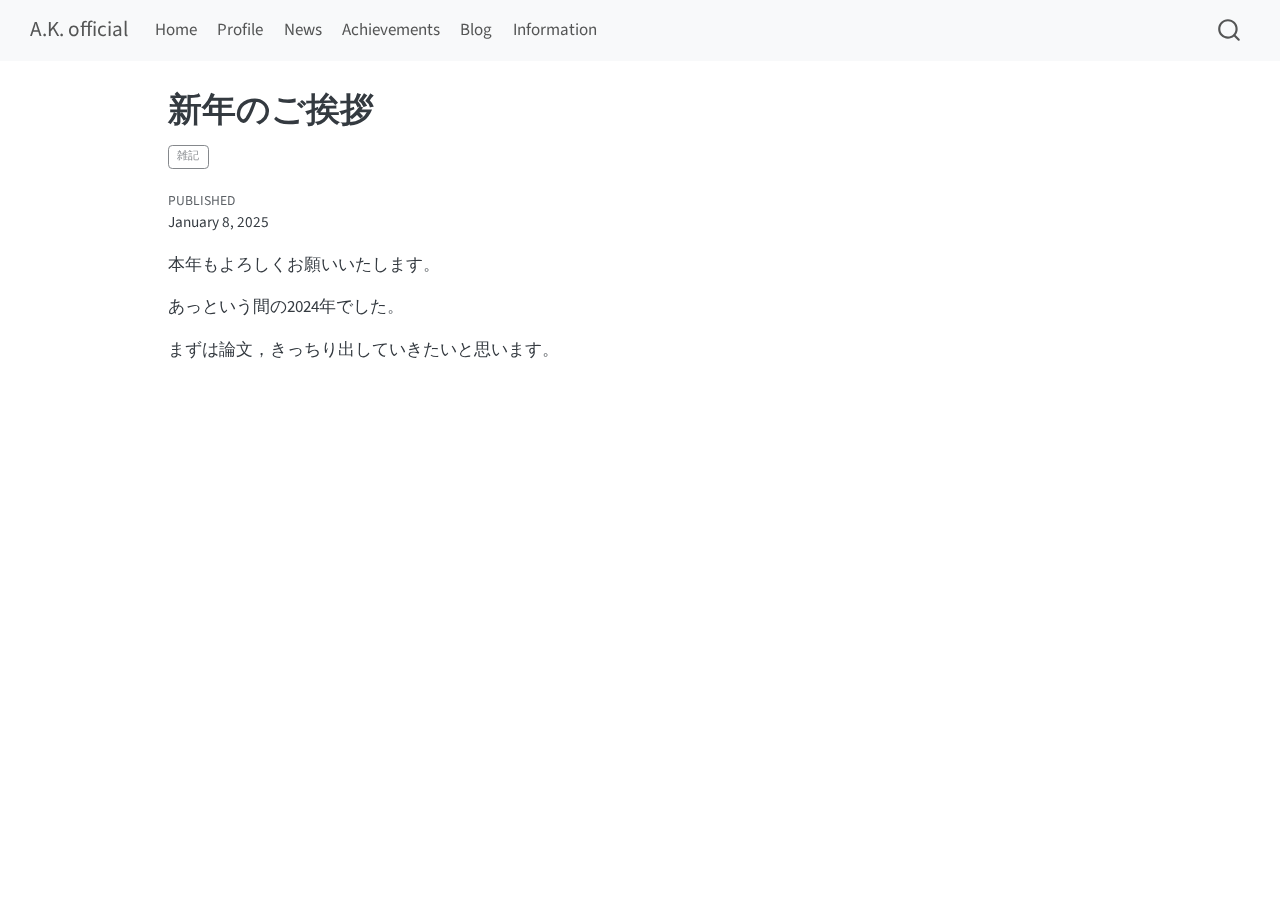
<file: blog/blog_20250108.html>
<!DOCTYPE html>
<html xmlns="http://www.w3.org/1999/xhtml" lang="en" xml:lang="en"><head>

<meta charset="utf-8">
<meta name="generator" content="quarto-1.6.36">

<meta name="viewport" content="width=device-width, initial-scale=1.0, user-scalable=yes">

<meta name="dcterms.date" content="2025-01-08">

<title>新年のご挨拶 – A.K. official</title>
<style>
code{white-space: pre-wrap;}
span.smallcaps{font-variant: small-caps;}
div.columns{display: flex; gap: min(4vw, 1.5em);}
div.column{flex: auto; overflow-x: auto;}
div.hanging-indent{margin-left: 1.5em; text-indent: -1.5em;}
ul.task-list{list-style: none;}
ul.task-list li input[type="checkbox"] {
  width: 0.8em;
  margin: 0 0.8em 0.2em -1em; /* quarto-specific, see https://github.com/quarto-dev/quarto-cli/issues/4556 */ 
  vertical-align: middle;
}
</style>


<script src="../site_libs/quarto-nav/quarto-nav.js"></script>
<script src="../site_libs/quarto-nav/headroom.min.js"></script>
<script src="../site_libs/clipboard/clipboard.min.js"></script>
<script src="../site_libs/quarto-search/autocomplete.umd.js"></script>
<script src="../site_libs/quarto-search/fuse.min.js"></script>
<script src="../site_libs/quarto-search/quarto-search.js"></script>
<meta name="quarto:offset" content="../">
<script src="../site_libs/quarto-html/quarto.js"></script>
<script src="../site_libs/quarto-html/popper.min.js"></script>
<script src="../site_libs/quarto-html/tippy.umd.min.js"></script>
<script src="../site_libs/quarto-html/anchor.min.js"></script>
<link href="../site_libs/quarto-html/tippy.css" rel="stylesheet">
<link href="../site_libs/quarto-html/quarto-syntax-highlighting-01c78b5cd655e4cd89133cf59d535862.css" rel="stylesheet" id="quarto-text-highlighting-styles">
<script src="../site_libs/bootstrap/bootstrap.min.js"></script>
<link href="../site_libs/bootstrap/bootstrap-icons.css" rel="stylesheet">
<link href="../site_libs/bootstrap/bootstrap-1322888c997fad56b0b4d776d35cf542.min.css" rel="stylesheet" append-hash="true" id="quarto-bootstrap" data-mode="light">
<script id="quarto-search-options" type="application/json">{
  "location": "navbar",
  "copy-button": false,
  "collapse-after": 3,
  "panel-placement": "end",
  "type": "overlay",
  "limit": 50,
  "keyboard-shortcut": [
    "f",
    "/",
    "s"
  ],
  "show-item-context": false,
  "language": {
    "search-no-results-text": "No results",
    "search-matching-documents-text": "matching documents",
    "search-copy-link-title": "Copy link to search",
    "search-hide-matches-text": "Hide additional matches",
    "search-more-match-text": "more match in this document",
    "search-more-matches-text": "more matches in this document",
    "search-clear-button-title": "Clear",
    "search-text-placeholder": "",
    "search-detached-cancel-button-title": "Cancel",
    "search-submit-button-title": "Submit",
    "search-label": "Search"
  }
}</script>
<script async="" src="https://www.googletagmanager.com/gtag/js?id=G-B911ZHNBCY"></script>

<script type="text/javascript">

window.dataLayer = window.dataLayer || [];
function gtag(){dataLayer.push(arguments);}
gtag('js', new Date());
gtag('config', 'G-B911ZHNBCY', { 'anonymize_ip': true});
</script>


<link rel="stylesheet" href="../styles.css">
</head>

<body class="nav-fixed">

<div id="quarto-search-results"></div>
  <header id="quarto-header" class="headroom fixed-top">
    <nav class="navbar navbar-expand-lg " data-bs-theme="dark">
      <div class="navbar-container container-fluid">
      <div class="navbar-brand-container mx-auto">
    <a class="navbar-brand" href="../index.html">
    <span class="navbar-title">A.K. official</span>
    </a>
  </div>
            <div id="quarto-search" class="" title="Search"></div>
          <button class="navbar-toggler" type="button" data-bs-toggle="collapse" data-bs-target="#navbarCollapse" aria-controls="navbarCollapse" role="menu" aria-expanded="false" aria-label="Toggle navigation" onclick="if (window.quartoToggleHeadroom) { window.quartoToggleHeadroom(); }">
  <span class="navbar-toggler-icon"></span>
</button>
          <div class="collapse navbar-collapse" id="navbarCollapse">
            <ul class="navbar-nav navbar-nav-scroll me-auto">
  <li class="nav-item">
    <a class="nav-link" href="../index.html"> 
<span class="menu-text">Home</span></a>
  </li>  
  <li class="nav-item">
    <a class="nav-link" href="../profile.html"> 
<span class="menu-text">Profile</span></a>
  </li>  
  <li class="nav-item">
    <a class="nav-link" href="../news.html"> 
<span class="menu-text">News</span></a>
  </li>  
  <li class="nav-item">
    <a class="nav-link" href="../achievements.html"> 
<span class="menu-text">Achievements</span></a>
  </li>  
  <li class="nav-item">
    <a class="nav-link" href="../blog.html"> 
<span class="menu-text">Blog</span></a>
  </li>  
  <li class="nav-item">
    <a class="nav-link" href="../info.html"> 
<span class="menu-text">Information</span></a>
  </li>  
</ul>
          </div> <!-- /navcollapse -->
            <div class="quarto-navbar-tools">
</div>
      </div> <!-- /container-fluid -->
    </nav>
</header>
<!-- content -->
<div id="quarto-content" class="quarto-container page-columns page-rows-contents page-layout-article page-navbar">
<!-- sidebar -->
<!-- margin-sidebar -->
    <div id="quarto-margin-sidebar" class="sidebar margin-sidebar zindex-bottom">
        
    </div>
<!-- main -->
<main class="content" id="quarto-document-content">

<header id="title-block-header" class="quarto-title-block default">
<div class="quarto-title">
<h1 class="title">新年のご挨拶</h1>
  <div class="quarto-categories">
    <div class="quarto-category">雑記</div>
  </div>
  </div>



<div class="quarto-title-meta">

    
    <div>
    <div class="quarto-title-meta-heading">Published</div>
    <div class="quarto-title-meta-contents">
      <p class="date">January 8, 2025</p>
    </div>
  </div>
  
    
  </div>
  


</header>


<p>本年もよろしくお願いいたします。</p>
<p>あっという間の2024年でした。</p>
<p>まずは論文，きっちり出していきたいと思います。</p>



</main> <!-- /main -->
<script id="quarto-html-after-body" type="application/javascript">
window.document.addEventListener("DOMContentLoaded", function (event) {
  const toggleBodyColorMode = (bsSheetEl) => {
    const mode = bsSheetEl.getAttribute("data-mode");
    const bodyEl = window.document.querySelector("body");
    if (mode === "dark") {
      bodyEl.classList.add("quarto-dark");
      bodyEl.classList.remove("quarto-light");
    } else {
      bodyEl.classList.add("quarto-light");
      bodyEl.classList.remove("quarto-dark");
    }
  }
  const toggleBodyColorPrimary = () => {
    const bsSheetEl = window.document.querySelector("link#quarto-bootstrap");
    if (bsSheetEl) {
      toggleBodyColorMode(bsSheetEl);
    }
  }
  toggleBodyColorPrimary();  
  const icon = "";
  const anchorJS = new window.AnchorJS();
  anchorJS.options = {
    placement: 'right',
    icon: icon
  };
  anchorJS.add('.anchored');
  const isCodeAnnotation = (el) => {
    for (const clz of el.classList) {
      if (clz.startsWith('code-annotation-')) {                     
        return true;
      }
    }
    return false;
  }
  const onCopySuccess = function(e) {
    // button target
    const button = e.trigger;
    // don't keep focus
    button.blur();
    // flash "checked"
    button.classList.add('code-copy-button-checked');
    var currentTitle = button.getAttribute("title");
    button.setAttribute("title", "Copied!");
    let tooltip;
    if (window.bootstrap) {
      button.setAttribute("data-bs-toggle", "tooltip");
      button.setAttribute("data-bs-placement", "left");
      button.setAttribute("data-bs-title", "Copied!");
      tooltip = new bootstrap.Tooltip(button, 
        { trigger: "manual", 
          customClass: "code-copy-button-tooltip",
          offset: [0, -8]});
      tooltip.show();    
    }
    setTimeout(function() {
      if (tooltip) {
        tooltip.hide();
        button.removeAttribute("data-bs-title");
        button.removeAttribute("data-bs-toggle");
        button.removeAttribute("data-bs-placement");
      }
      button.setAttribute("title", currentTitle);
      button.classList.remove('code-copy-button-checked');
    }, 1000);
    // clear code selection
    e.clearSelection();
  }
  const getTextToCopy = function(trigger) {
      const codeEl = trigger.previousElementSibling.cloneNode(true);
      for (const childEl of codeEl.children) {
        if (isCodeAnnotation(childEl)) {
          childEl.remove();
        }
      }
      return codeEl.innerText;
  }
  const clipboard = new window.ClipboardJS('.code-copy-button:not([data-in-quarto-modal])', {
    text: getTextToCopy
  });
  clipboard.on('success', onCopySuccess);
  if (window.document.getElementById('quarto-embedded-source-code-modal')) {
    const clipboardModal = new window.ClipboardJS('.code-copy-button[data-in-quarto-modal]', {
      text: getTextToCopy,
      container: window.document.getElementById('quarto-embedded-source-code-modal')
    });
    clipboardModal.on('success', onCopySuccess);
  }
    var localhostRegex = new RegExp(/^(?:http|https):\/\/localhost\:?[0-9]*\//);
    var mailtoRegex = new RegExp(/^mailto:/);
      var filterRegex = new RegExp("https:\/\/kubo-azu\.github\.io\/official\/");
    var isInternal = (href) => {
        return filterRegex.test(href) || localhostRegex.test(href) || mailtoRegex.test(href);
    }
    // Inspect non-navigation links and adorn them if external
 	var links = window.document.querySelectorAll('a[href]:not(.nav-link):not(.navbar-brand):not(.toc-action):not(.sidebar-link):not(.sidebar-item-toggle):not(.pagination-link):not(.no-external):not([aria-hidden]):not(.dropdown-item):not(.quarto-navigation-tool):not(.about-link)');
    for (var i=0; i<links.length; i++) {
      const link = links[i];
      if (!isInternal(link.href)) {
        // undo the damage that might have been done by quarto-nav.js in the case of
        // links that we want to consider external
        if (link.dataset.originalHref !== undefined) {
          link.href = link.dataset.originalHref;
        }
      }
    }
  function tippyHover(el, contentFn, onTriggerFn, onUntriggerFn) {
    const config = {
      allowHTML: true,
      maxWidth: 500,
      delay: 100,
      arrow: false,
      appendTo: function(el) {
          return el.parentElement;
      },
      interactive: true,
      interactiveBorder: 10,
      theme: 'quarto',
      placement: 'bottom-start',
    };
    if (contentFn) {
      config.content = contentFn;
    }
    if (onTriggerFn) {
      config.onTrigger = onTriggerFn;
    }
    if (onUntriggerFn) {
      config.onUntrigger = onUntriggerFn;
    }
    window.tippy(el, config); 
  }
  const noterefs = window.document.querySelectorAll('a[role="doc-noteref"]');
  for (var i=0; i<noterefs.length; i++) {
    const ref = noterefs[i];
    tippyHover(ref, function() {
      // use id or data attribute instead here
      let href = ref.getAttribute('data-footnote-href') || ref.getAttribute('href');
      try { href = new URL(href).hash; } catch {}
      const id = href.replace(/^#\/?/, "");
      const note = window.document.getElementById(id);
      if (note) {
        return note.innerHTML;
      } else {
        return "";
      }
    });
  }
  const xrefs = window.document.querySelectorAll('a.quarto-xref');
  const processXRef = (id, note) => {
    // Strip column container classes
    const stripColumnClz = (el) => {
      el.classList.remove("page-full", "page-columns");
      if (el.children) {
        for (const child of el.children) {
          stripColumnClz(child);
        }
      }
    }
    stripColumnClz(note)
    if (id === null || id.startsWith('sec-')) {
      // Special case sections, only their first couple elements
      const container = document.createElement("div");
      if (note.children && note.children.length > 2) {
        container.appendChild(note.children[0].cloneNode(true));
        for (let i = 1; i < note.children.length; i++) {
          const child = note.children[i];
          if (child.tagName === "P" && child.innerText === "") {
            continue;
          } else {
            container.appendChild(child.cloneNode(true));
            break;
          }
        }
        if (window.Quarto?.typesetMath) {
          window.Quarto.typesetMath(container);
        }
        return container.innerHTML
      } else {
        if (window.Quarto?.typesetMath) {
          window.Quarto.typesetMath(note);
        }
        return note.innerHTML;
      }
    } else {
      // Remove any anchor links if they are present
      const anchorLink = note.querySelector('a.anchorjs-link');
      if (anchorLink) {
        anchorLink.remove();
      }
      if (window.Quarto?.typesetMath) {
        window.Quarto.typesetMath(note);
      }
      if (note.classList.contains("callout")) {
        return note.outerHTML;
      } else {
        return note.innerHTML;
      }
    }
  }
  for (var i=0; i<xrefs.length; i++) {
    const xref = xrefs[i];
    tippyHover(xref, undefined, function(instance) {
      instance.disable();
      let url = xref.getAttribute('href');
      let hash = undefined; 
      if (url.startsWith('#')) {
        hash = url;
      } else {
        try { hash = new URL(url).hash; } catch {}
      }
      if (hash) {
        const id = hash.replace(/^#\/?/, "");
        const note = window.document.getElementById(id);
        if (note !== null) {
          try {
            const html = processXRef(id, note.cloneNode(true));
            instance.setContent(html);
          } finally {
            instance.enable();
            instance.show();
          }
        } else {
          // See if we can fetch this
          fetch(url.split('#')[0])
          .then(res => res.text())
          .then(html => {
            const parser = new DOMParser();
            const htmlDoc = parser.parseFromString(html, "text/html");
            const note = htmlDoc.getElementById(id);
            if (note !== null) {
              const html = processXRef(id, note);
              instance.setContent(html);
            } 
          }).finally(() => {
            instance.enable();
            instance.show();
          });
        }
      } else {
        // See if we can fetch a full url (with no hash to target)
        // This is a special case and we should probably do some content thinning / targeting
        fetch(url)
        .then(res => res.text())
        .then(html => {
          const parser = new DOMParser();
          const htmlDoc = parser.parseFromString(html, "text/html");
          const note = htmlDoc.querySelector('main.content');
          if (note !== null) {
            // This should only happen for chapter cross references
            // (since there is no id in the URL)
            // remove the first header
            if (note.children.length > 0 && note.children[0].tagName === "HEADER") {
              note.children[0].remove();
            }
            const html = processXRef(null, note);
            instance.setContent(html);
          } 
        }).finally(() => {
          instance.enable();
          instance.show();
        });
      }
    }, function(instance) {
    });
  }
      let selectedAnnoteEl;
      const selectorForAnnotation = ( cell, annotation) => {
        let cellAttr = 'data-code-cell="' + cell + '"';
        let lineAttr = 'data-code-annotation="' +  annotation + '"';
        const selector = 'span[' + cellAttr + '][' + lineAttr + ']';
        return selector;
      }
      const selectCodeLines = (annoteEl) => {
        const doc = window.document;
        const targetCell = annoteEl.getAttribute("data-target-cell");
        const targetAnnotation = annoteEl.getAttribute("data-target-annotation");
        const annoteSpan = window.document.querySelector(selectorForAnnotation(targetCell, targetAnnotation));
        const lines = annoteSpan.getAttribute("data-code-lines").split(",");
        const lineIds = lines.map((line) => {
          return targetCell + "-" + line;
        })
        let top = null;
        let height = null;
        let parent = null;
        if (lineIds.length > 0) {
            //compute the position of the single el (top and bottom and make a div)
            const el = window.document.getElementById(lineIds[0]);
            top = el.offsetTop;
            height = el.offsetHeight;
            parent = el.parentElement.parentElement;
          if (lineIds.length > 1) {
            const lastEl = window.document.getElementById(lineIds[lineIds.length - 1]);
            const bottom = lastEl.offsetTop + lastEl.offsetHeight;
            height = bottom - top;
          }
          if (top !== null && height !== null && parent !== null) {
            // cook up a div (if necessary) and position it 
            let div = window.document.getElementById("code-annotation-line-highlight");
            if (div === null) {
              div = window.document.createElement("div");
              div.setAttribute("id", "code-annotation-line-highlight");
              div.style.position = 'absolute';
              parent.appendChild(div);
            }
            div.style.top = top - 2 + "px";
            div.style.height = height + 4 + "px";
            div.style.left = 0;
            let gutterDiv = window.document.getElementById("code-annotation-line-highlight-gutter");
            if (gutterDiv === null) {
              gutterDiv = window.document.createElement("div");
              gutterDiv.setAttribute("id", "code-annotation-line-highlight-gutter");
              gutterDiv.style.position = 'absolute';
              const codeCell = window.document.getElementById(targetCell);
              const gutter = codeCell.querySelector('.code-annotation-gutter');
              gutter.appendChild(gutterDiv);
            }
            gutterDiv.style.top = top - 2 + "px";
            gutterDiv.style.height = height + 4 + "px";
          }
          selectedAnnoteEl = annoteEl;
        }
      };
      const unselectCodeLines = () => {
        const elementsIds = ["code-annotation-line-highlight", "code-annotation-line-highlight-gutter"];
        elementsIds.forEach((elId) => {
          const div = window.document.getElementById(elId);
          if (div) {
            div.remove();
          }
        });
        selectedAnnoteEl = undefined;
      };
        // Handle positioning of the toggle
    window.addEventListener(
      "resize",
      throttle(() => {
        elRect = undefined;
        if (selectedAnnoteEl) {
          selectCodeLines(selectedAnnoteEl);
        }
      }, 10)
    );
    function throttle(fn, ms) {
    let throttle = false;
    let timer;
      return (...args) => {
        if(!throttle) { // first call gets through
            fn.apply(this, args);
            throttle = true;
        } else { // all the others get throttled
            if(timer) clearTimeout(timer); // cancel #2
            timer = setTimeout(() => {
              fn.apply(this, args);
              timer = throttle = false;
            }, ms);
        }
      };
    }
      // Attach click handler to the DT
      const annoteDls = window.document.querySelectorAll('dt[data-target-cell]');
      for (const annoteDlNode of annoteDls) {
        annoteDlNode.addEventListener('click', (event) => {
          const clickedEl = event.target;
          if (clickedEl !== selectedAnnoteEl) {
            unselectCodeLines();
            const activeEl = window.document.querySelector('dt[data-target-cell].code-annotation-active');
            if (activeEl) {
              activeEl.classList.remove('code-annotation-active');
            }
            selectCodeLines(clickedEl);
            clickedEl.classList.add('code-annotation-active');
          } else {
            // Unselect the line
            unselectCodeLines();
            clickedEl.classList.remove('code-annotation-active');
          }
        });
      }
  const findCites = (el) => {
    const parentEl = el.parentElement;
    if (parentEl) {
      const cites = parentEl.dataset.cites;
      if (cites) {
        return {
          el,
          cites: cites.split(' ')
        };
      } else {
        return findCites(el.parentElement)
      }
    } else {
      return undefined;
    }
  };
  var bibliorefs = window.document.querySelectorAll('a[role="doc-biblioref"]');
  for (var i=0; i<bibliorefs.length; i++) {
    const ref = bibliorefs[i];
    const citeInfo = findCites(ref);
    if (citeInfo) {
      tippyHover(citeInfo.el, function() {
        var popup = window.document.createElement('div');
        citeInfo.cites.forEach(function(cite) {
          var citeDiv = window.document.createElement('div');
          citeDiv.classList.add('hanging-indent');
          citeDiv.classList.add('csl-entry');
          var biblioDiv = window.document.getElementById('ref-' + cite);
          if (biblioDiv) {
            citeDiv.innerHTML = biblioDiv.innerHTML;
          }
          popup.appendChild(citeDiv);
        });
        return popup.innerHTML;
      });
    }
  }
});
</script>
</div> <!-- /content -->




</body></html>
</file>
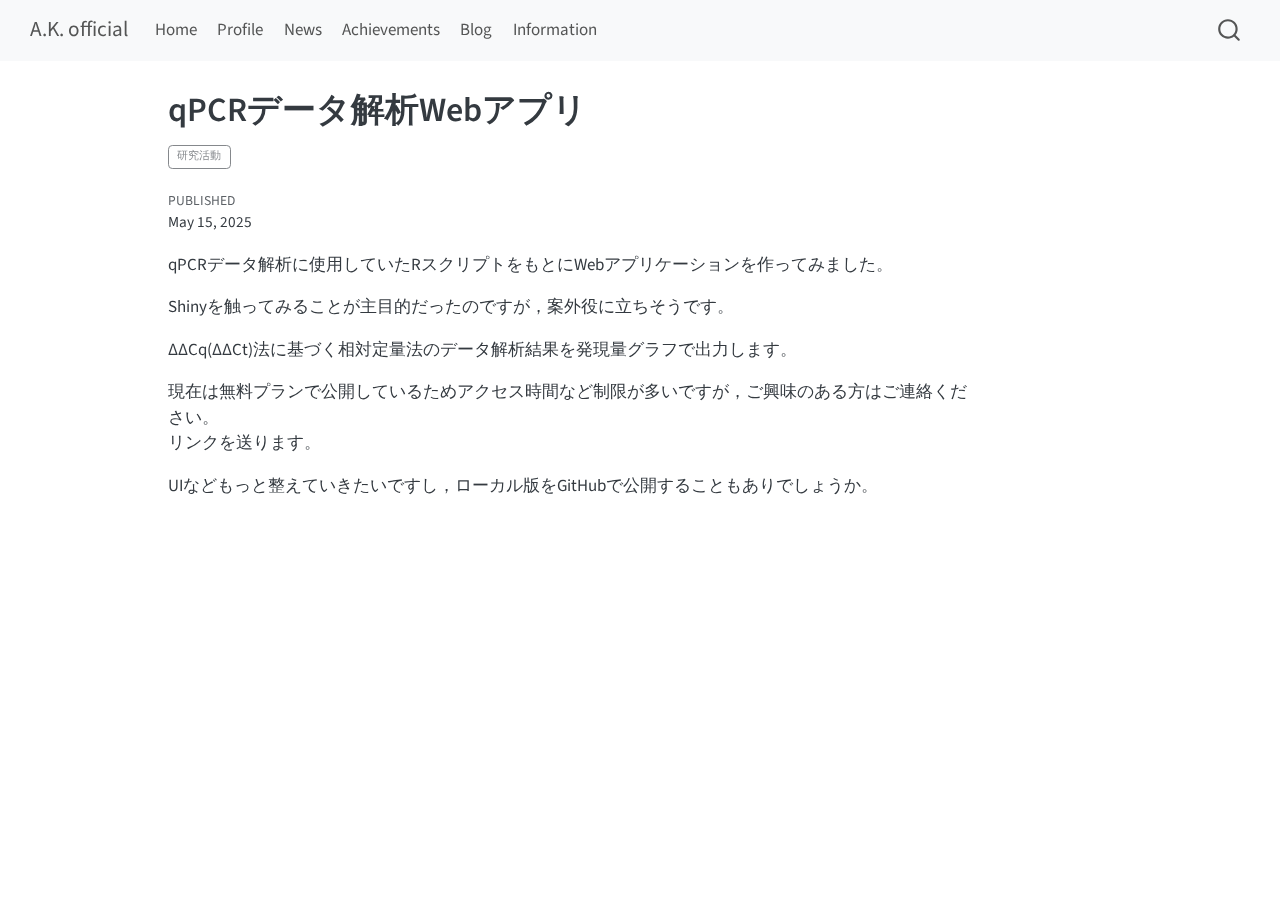
<file: blog/blog_20250515.html>
<!DOCTYPE html>
<html xmlns="http://www.w3.org/1999/xhtml" lang="en" xml:lang="en"><head>

<meta charset="utf-8">
<meta name="generator" content="quarto-1.6.36">

<meta name="viewport" content="width=device-width, initial-scale=1.0, user-scalable=yes">

<meta name="dcterms.date" content="2025-05-15">

<title>qPCRデータ解析Webアプリ – A.K. official</title>
<style>
code{white-space: pre-wrap;}
span.smallcaps{font-variant: small-caps;}
div.columns{display: flex; gap: min(4vw, 1.5em);}
div.column{flex: auto; overflow-x: auto;}
div.hanging-indent{margin-left: 1.5em; text-indent: -1.5em;}
ul.task-list{list-style: none;}
ul.task-list li input[type="checkbox"] {
  width: 0.8em;
  margin: 0 0.8em 0.2em -1em; /* quarto-specific, see https://github.com/quarto-dev/quarto-cli/issues/4556 */ 
  vertical-align: middle;
}
</style>


<script src="../site_libs/quarto-nav/quarto-nav.js"></script>
<script src="../site_libs/quarto-nav/headroom.min.js"></script>
<script src="../site_libs/clipboard/clipboard.min.js"></script>
<script src="../site_libs/quarto-search/autocomplete.umd.js"></script>
<script src="../site_libs/quarto-search/fuse.min.js"></script>
<script src="../site_libs/quarto-search/quarto-search.js"></script>
<meta name="quarto:offset" content="../">
<script src="../site_libs/quarto-html/quarto.js"></script>
<script src="../site_libs/quarto-html/popper.min.js"></script>
<script src="../site_libs/quarto-html/tippy.umd.min.js"></script>
<script src="../site_libs/quarto-html/anchor.min.js"></script>
<link href="../site_libs/quarto-html/tippy.css" rel="stylesheet">
<link href="../site_libs/quarto-html/quarto-syntax-highlighting-01c78b5cd655e4cd89133cf59d535862.css" rel="stylesheet" id="quarto-text-highlighting-styles">
<script src="../site_libs/bootstrap/bootstrap.min.js"></script>
<link href="../site_libs/bootstrap/bootstrap-icons.css" rel="stylesheet">
<link href="../site_libs/bootstrap/bootstrap-1322888c997fad56b0b4d776d35cf542.min.css" rel="stylesheet" append-hash="true" id="quarto-bootstrap" data-mode="light">
<script id="quarto-search-options" type="application/json">{
  "location": "navbar",
  "copy-button": false,
  "collapse-after": 3,
  "panel-placement": "end",
  "type": "overlay",
  "limit": 50,
  "keyboard-shortcut": [
    "f",
    "/",
    "s"
  ],
  "show-item-context": false,
  "language": {
    "search-no-results-text": "No results",
    "search-matching-documents-text": "matching documents",
    "search-copy-link-title": "Copy link to search",
    "search-hide-matches-text": "Hide additional matches",
    "search-more-match-text": "more match in this document",
    "search-more-matches-text": "more matches in this document",
    "search-clear-button-title": "Clear",
    "search-text-placeholder": "",
    "search-detached-cancel-button-title": "Cancel",
    "search-submit-button-title": "Submit",
    "search-label": "Search"
  }
}</script>
<script async="" src="https://www.googletagmanager.com/gtag/js?id=G-B911ZHNBCY"></script>

<script type="text/javascript">

window.dataLayer = window.dataLayer || [];
function gtag(){dataLayer.push(arguments);}
gtag('js', new Date());
gtag('config', 'G-B911ZHNBCY', { 'anonymize_ip': true});
</script>


<link rel="stylesheet" href="../styles.css">
</head>

<body class="nav-fixed">

<div id="quarto-search-results"></div>
  <header id="quarto-header" class="headroom fixed-top">
    <nav class="navbar navbar-expand-lg " data-bs-theme="dark">
      <div class="navbar-container container-fluid">
      <div class="navbar-brand-container mx-auto">
    <a class="navbar-brand" href="../index.html">
    <span class="navbar-title">A.K. official</span>
    </a>
  </div>
            <div id="quarto-search" class="" title="Search"></div>
          <button class="navbar-toggler" type="button" data-bs-toggle="collapse" data-bs-target="#navbarCollapse" aria-controls="navbarCollapse" role="menu" aria-expanded="false" aria-label="Toggle navigation" onclick="if (window.quartoToggleHeadroom) { window.quartoToggleHeadroom(); }">
  <span class="navbar-toggler-icon"></span>
</button>
          <div class="collapse navbar-collapse" id="navbarCollapse">
            <ul class="navbar-nav navbar-nav-scroll me-auto">
  <li class="nav-item">
    <a class="nav-link" href="../index.html"> 
<span class="menu-text">Home</span></a>
  </li>  
  <li class="nav-item">
    <a class="nav-link" href="../profile.html"> 
<span class="menu-text">Profile</span></a>
  </li>  
  <li class="nav-item">
    <a class="nav-link" href="../news.html"> 
<span class="menu-text">News</span></a>
  </li>  
  <li class="nav-item">
    <a class="nav-link" href="../achievements.html"> 
<span class="menu-text">Achievements</span></a>
  </li>  
  <li class="nav-item">
    <a class="nav-link" href="../blog.html"> 
<span class="menu-text">Blog</span></a>
  </li>  
  <li class="nav-item">
    <a class="nav-link" href="../info.html"> 
<span class="menu-text">Information</span></a>
  </li>  
</ul>
          </div> <!-- /navcollapse -->
            <div class="quarto-navbar-tools">
</div>
      </div> <!-- /container-fluid -->
    </nav>
</header>
<!-- content -->
<div id="quarto-content" class="quarto-container page-columns page-rows-contents page-layout-article page-navbar">
<!-- sidebar -->
<!-- margin-sidebar -->
    <div id="quarto-margin-sidebar" class="sidebar margin-sidebar zindex-bottom">
        
    </div>
<!-- main -->
<main class="content" id="quarto-document-content">

<header id="title-block-header" class="quarto-title-block default">
<div class="quarto-title">
<h1 class="title">qPCRデータ解析Webアプリ</h1>
  <div class="quarto-categories">
    <div class="quarto-category">研究活動</div>
  </div>
  </div>



<div class="quarto-title-meta">

    
    <div>
    <div class="quarto-title-meta-heading">Published</div>
    <div class="quarto-title-meta-contents">
      <p class="date">May 15, 2025</p>
    </div>
  </div>
  
    
  </div>
  


</header>


<p>qPCRデータ解析に使用していたRスクリプトをもとにWebアプリケーションを作ってみました。</p>
<p>Shinyを触ってみることが主目的だったのですが，案外役に立ちそうです。</p>
<p>ΔΔCq(ΔΔCt)法に基づく相対定量法のデータ解析結果を発現量グラフで出力します。</p>
<p>現在は無料プランで公開しているためアクセス時間など制限が多いですが，ご興味のある方はご連絡ください。<br>リンクを送ります。</p>
<p>UIなどもっと整えていきたいですし，ローカル版をGitHubで公開することもありでしょうか。</p>



</main> <!-- /main -->
<script id="quarto-html-after-body" type="application/javascript">
window.document.addEventListener("DOMContentLoaded", function (event) {
  const toggleBodyColorMode = (bsSheetEl) => {
    const mode = bsSheetEl.getAttribute("data-mode");
    const bodyEl = window.document.querySelector("body");
    if (mode === "dark") {
      bodyEl.classList.add("quarto-dark");
      bodyEl.classList.remove("quarto-light");
    } else {
      bodyEl.classList.add("quarto-light");
      bodyEl.classList.remove("quarto-dark");
    }
  }
  const toggleBodyColorPrimary = () => {
    const bsSheetEl = window.document.querySelector("link#quarto-bootstrap");
    if (bsSheetEl) {
      toggleBodyColorMode(bsSheetEl);
    }
  }
  toggleBodyColorPrimary();  
  const icon = "";
  const anchorJS = new window.AnchorJS();
  anchorJS.options = {
    placement: 'right',
    icon: icon
  };
  anchorJS.add('.anchored');
  const isCodeAnnotation = (el) => {
    for (const clz of el.classList) {
      if (clz.startsWith('code-annotation-')) {                     
        return true;
      }
    }
    return false;
  }
  const onCopySuccess = function(e) {
    // button target
    const button = e.trigger;
    // don't keep focus
    button.blur();
    // flash "checked"
    button.classList.add('code-copy-button-checked');
    var currentTitle = button.getAttribute("title");
    button.setAttribute("title", "Copied!");
    let tooltip;
    if (window.bootstrap) {
      button.setAttribute("data-bs-toggle", "tooltip");
      button.setAttribute("data-bs-placement", "left");
      button.setAttribute("data-bs-title", "Copied!");
      tooltip = new bootstrap.Tooltip(button, 
        { trigger: "manual", 
          customClass: "code-copy-button-tooltip",
          offset: [0, -8]});
      tooltip.show();    
    }
    setTimeout(function() {
      if (tooltip) {
        tooltip.hide();
        button.removeAttribute("data-bs-title");
        button.removeAttribute("data-bs-toggle");
        button.removeAttribute("data-bs-placement");
      }
      button.setAttribute("title", currentTitle);
      button.classList.remove('code-copy-button-checked');
    }, 1000);
    // clear code selection
    e.clearSelection();
  }
  const getTextToCopy = function(trigger) {
      const codeEl = trigger.previousElementSibling.cloneNode(true);
      for (const childEl of codeEl.children) {
        if (isCodeAnnotation(childEl)) {
          childEl.remove();
        }
      }
      return codeEl.innerText;
  }
  const clipboard = new window.ClipboardJS('.code-copy-button:not([data-in-quarto-modal])', {
    text: getTextToCopy
  });
  clipboard.on('success', onCopySuccess);
  if (window.document.getElementById('quarto-embedded-source-code-modal')) {
    const clipboardModal = new window.ClipboardJS('.code-copy-button[data-in-quarto-modal]', {
      text: getTextToCopy,
      container: window.document.getElementById('quarto-embedded-source-code-modal')
    });
    clipboardModal.on('success', onCopySuccess);
  }
    var localhostRegex = new RegExp(/^(?:http|https):\/\/localhost\:?[0-9]*\//);
    var mailtoRegex = new RegExp(/^mailto:/);
      var filterRegex = new RegExp("https:\/\/kubo-azu\.github\.io\/official\/");
    var isInternal = (href) => {
        return filterRegex.test(href) || localhostRegex.test(href) || mailtoRegex.test(href);
    }
    // Inspect non-navigation links and adorn them if external
 	var links = window.document.querySelectorAll('a[href]:not(.nav-link):not(.navbar-brand):not(.toc-action):not(.sidebar-link):not(.sidebar-item-toggle):not(.pagination-link):not(.no-external):not([aria-hidden]):not(.dropdown-item):not(.quarto-navigation-tool):not(.about-link)');
    for (var i=0; i<links.length; i++) {
      const link = links[i];
      if (!isInternal(link.href)) {
        // undo the damage that might have been done by quarto-nav.js in the case of
        // links that we want to consider external
        if (link.dataset.originalHref !== undefined) {
          link.href = link.dataset.originalHref;
        }
      }
    }
  function tippyHover(el, contentFn, onTriggerFn, onUntriggerFn) {
    const config = {
      allowHTML: true,
      maxWidth: 500,
      delay: 100,
      arrow: false,
      appendTo: function(el) {
          return el.parentElement;
      },
      interactive: true,
      interactiveBorder: 10,
      theme: 'quarto',
      placement: 'bottom-start',
    };
    if (contentFn) {
      config.content = contentFn;
    }
    if (onTriggerFn) {
      config.onTrigger = onTriggerFn;
    }
    if (onUntriggerFn) {
      config.onUntrigger = onUntriggerFn;
    }
    window.tippy(el, config); 
  }
  const noterefs = window.document.querySelectorAll('a[role="doc-noteref"]');
  for (var i=0; i<noterefs.length; i++) {
    const ref = noterefs[i];
    tippyHover(ref, function() {
      // use id or data attribute instead here
      let href = ref.getAttribute('data-footnote-href') || ref.getAttribute('href');
      try { href = new URL(href).hash; } catch {}
      const id = href.replace(/^#\/?/, "");
      const note = window.document.getElementById(id);
      if (note) {
        return note.innerHTML;
      } else {
        return "";
      }
    });
  }
  const xrefs = window.document.querySelectorAll('a.quarto-xref');
  const processXRef = (id, note) => {
    // Strip column container classes
    const stripColumnClz = (el) => {
      el.classList.remove("page-full", "page-columns");
      if (el.children) {
        for (const child of el.children) {
          stripColumnClz(child);
        }
      }
    }
    stripColumnClz(note)
    if (id === null || id.startsWith('sec-')) {
      // Special case sections, only their first couple elements
      const container = document.createElement("div");
      if (note.children && note.children.length > 2) {
        container.appendChild(note.children[0].cloneNode(true));
        for (let i = 1; i < note.children.length; i++) {
          const child = note.children[i];
          if (child.tagName === "P" && child.innerText === "") {
            continue;
          } else {
            container.appendChild(child.cloneNode(true));
            break;
          }
        }
        if (window.Quarto?.typesetMath) {
          window.Quarto.typesetMath(container);
        }
        return container.innerHTML
      } else {
        if (window.Quarto?.typesetMath) {
          window.Quarto.typesetMath(note);
        }
        return note.innerHTML;
      }
    } else {
      // Remove any anchor links if they are present
      const anchorLink = note.querySelector('a.anchorjs-link');
      if (anchorLink) {
        anchorLink.remove();
      }
      if (window.Quarto?.typesetMath) {
        window.Quarto.typesetMath(note);
      }
      if (note.classList.contains("callout")) {
        return note.outerHTML;
      } else {
        return note.innerHTML;
      }
    }
  }
  for (var i=0; i<xrefs.length; i++) {
    const xref = xrefs[i];
    tippyHover(xref, undefined, function(instance) {
      instance.disable();
      let url = xref.getAttribute('href');
      let hash = undefined; 
      if (url.startsWith('#')) {
        hash = url;
      } else {
        try { hash = new URL(url).hash; } catch {}
      }
      if (hash) {
        const id = hash.replace(/^#\/?/, "");
        const note = window.document.getElementById(id);
        if (note !== null) {
          try {
            const html = processXRef(id, note.cloneNode(true));
            instance.setContent(html);
          } finally {
            instance.enable();
            instance.show();
          }
        } else {
          // See if we can fetch this
          fetch(url.split('#')[0])
          .then(res => res.text())
          .then(html => {
            const parser = new DOMParser();
            const htmlDoc = parser.parseFromString(html, "text/html");
            const note = htmlDoc.getElementById(id);
            if (note !== null) {
              const html = processXRef(id, note);
              instance.setContent(html);
            } 
          }).finally(() => {
            instance.enable();
            instance.show();
          });
        }
      } else {
        // See if we can fetch a full url (with no hash to target)
        // This is a special case and we should probably do some content thinning / targeting
        fetch(url)
        .then(res => res.text())
        .then(html => {
          const parser = new DOMParser();
          const htmlDoc = parser.parseFromString(html, "text/html");
          const note = htmlDoc.querySelector('main.content');
          if (note !== null) {
            // This should only happen for chapter cross references
            // (since there is no id in the URL)
            // remove the first header
            if (note.children.length > 0 && note.children[0].tagName === "HEADER") {
              note.children[0].remove();
            }
            const html = processXRef(null, note);
            instance.setContent(html);
          } 
        }).finally(() => {
          instance.enable();
          instance.show();
        });
      }
    }, function(instance) {
    });
  }
      let selectedAnnoteEl;
      const selectorForAnnotation = ( cell, annotation) => {
        let cellAttr = 'data-code-cell="' + cell + '"';
        let lineAttr = 'data-code-annotation="' +  annotation + '"';
        const selector = 'span[' + cellAttr + '][' + lineAttr + ']';
        return selector;
      }
      const selectCodeLines = (annoteEl) => {
        const doc = window.document;
        const targetCell = annoteEl.getAttribute("data-target-cell");
        const targetAnnotation = annoteEl.getAttribute("data-target-annotation");
        const annoteSpan = window.document.querySelector(selectorForAnnotation(targetCell, targetAnnotation));
        const lines = annoteSpan.getAttribute("data-code-lines").split(",");
        const lineIds = lines.map((line) => {
          return targetCell + "-" + line;
        })
        let top = null;
        let height = null;
        let parent = null;
        if (lineIds.length > 0) {
            //compute the position of the single el (top and bottom and make a div)
            const el = window.document.getElementById(lineIds[0]);
            top = el.offsetTop;
            height = el.offsetHeight;
            parent = el.parentElement.parentElement;
          if (lineIds.length > 1) {
            const lastEl = window.document.getElementById(lineIds[lineIds.length - 1]);
            const bottom = lastEl.offsetTop + lastEl.offsetHeight;
            height = bottom - top;
          }
          if (top !== null && height !== null && parent !== null) {
            // cook up a div (if necessary) and position it 
            let div = window.document.getElementById("code-annotation-line-highlight");
            if (div === null) {
              div = window.document.createElement("div");
              div.setAttribute("id", "code-annotation-line-highlight");
              div.style.position = 'absolute';
              parent.appendChild(div);
            }
            div.style.top = top - 2 + "px";
            div.style.height = height + 4 + "px";
            div.style.left = 0;
            let gutterDiv = window.document.getElementById("code-annotation-line-highlight-gutter");
            if (gutterDiv === null) {
              gutterDiv = window.document.createElement("div");
              gutterDiv.setAttribute("id", "code-annotation-line-highlight-gutter");
              gutterDiv.style.position = 'absolute';
              const codeCell = window.document.getElementById(targetCell);
              const gutter = codeCell.querySelector('.code-annotation-gutter');
              gutter.appendChild(gutterDiv);
            }
            gutterDiv.style.top = top - 2 + "px";
            gutterDiv.style.height = height + 4 + "px";
          }
          selectedAnnoteEl = annoteEl;
        }
      };
      const unselectCodeLines = () => {
        const elementsIds = ["code-annotation-line-highlight", "code-annotation-line-highlight-gutter"];
        elementsIds.forEach((elId) => {
          const div = window.document.getElementById(elId);
          if (div) {
            div.remove();
          }
        });
        selectedAnnoteEl = undefined;
      };
        // Handle positioning of the toggle
    window.addEventListener(
      "resize",
      throttle(() => {
        elRect = undefined;
        if (selectedAnnoteEl) {
          selectCodeLines(selectedAnnoteEl);
        }
      }, 10)
    );
    function throttle(fn, ms) {
    let throttle = false;
    let timer;
      return (...args) => {
        if(!throttle) { // first call gets through
            fn.apply(this, args);
            throttle = true;
        } else { // all the others get throttled
            if(timer) clearTimeout(timer); // cancel #2
            timer = setTimeout(() => {
              fn.apply(this, args);
              timer = throttle = false;
            }, ms);
        }
      };
    }
      // Attach click handler to the DT
      const annoteDls = window.document.querySelectorAll('dt[data-target-cell]');
      for (const annoteDlNode of annoteDls) {
        annoteDlNode.addEventListener('click', (event) => {
          const clickedEl = event.target;
          if (clickedEl !== selectedAnnoteEl) {
            unselectCodeLines();
            const activeEl = window.document.querySelector('dt[data-target-cell].code-annotation-active');
            if (activeEl) {
              activeEl.classList.remove('code-annotation-active');
            }
            selectCodeLines(clickedEl);
            clickedEl.classList.add('code-annotation-active');
          } else {
            // Unselect the line
            unselectCodeLines();
            clickedEl.classList.remove('code-annotation-active');
          }
        });
      }
  const findCites = (el) => {
    const parentEl = el.parentElement;
    if (parentEl) {
      const cites = parentEl.dataset.cites;
      if (cites) {
        return {
          el,
          cites: cites.split(' ')
        };
      } else {
        return findCites(el.parentElement)
      }
    } else {
      return undefined;
    }
  };
  var bibliorefs = window.document.querySelectorAll('a[role="doc-biblioref"]');
  for (var i=0; i<bibliorefs.length; i++) {
    const ref = bibliorefs[i];
    const citeInfo = findCites(ref);
    if (citeInfo) {
      tippyHover(citeInfo.el, function() {
        var popup = window.document.createElement('div');
        citeInfo.cites.forEach(function(cite) {
          var citeDiv = window.document.createElement('div');
          citeDiv.classList.add('hanging-indent');
          citeDiv.classList.add('csl-entry');
          var biblioDiv = window.document.getElementById('ref-' + cite);
          if (biblioDiv) {
            citeDiv.innerHTML = biblioDiv.innerHTML;
          }
          popup.appendChild(citeDiv);
        });
        return popup.innerHTML;
      });
    }
  }
});
</script>
</div> <!-- /content -->




</body></html>
</file>
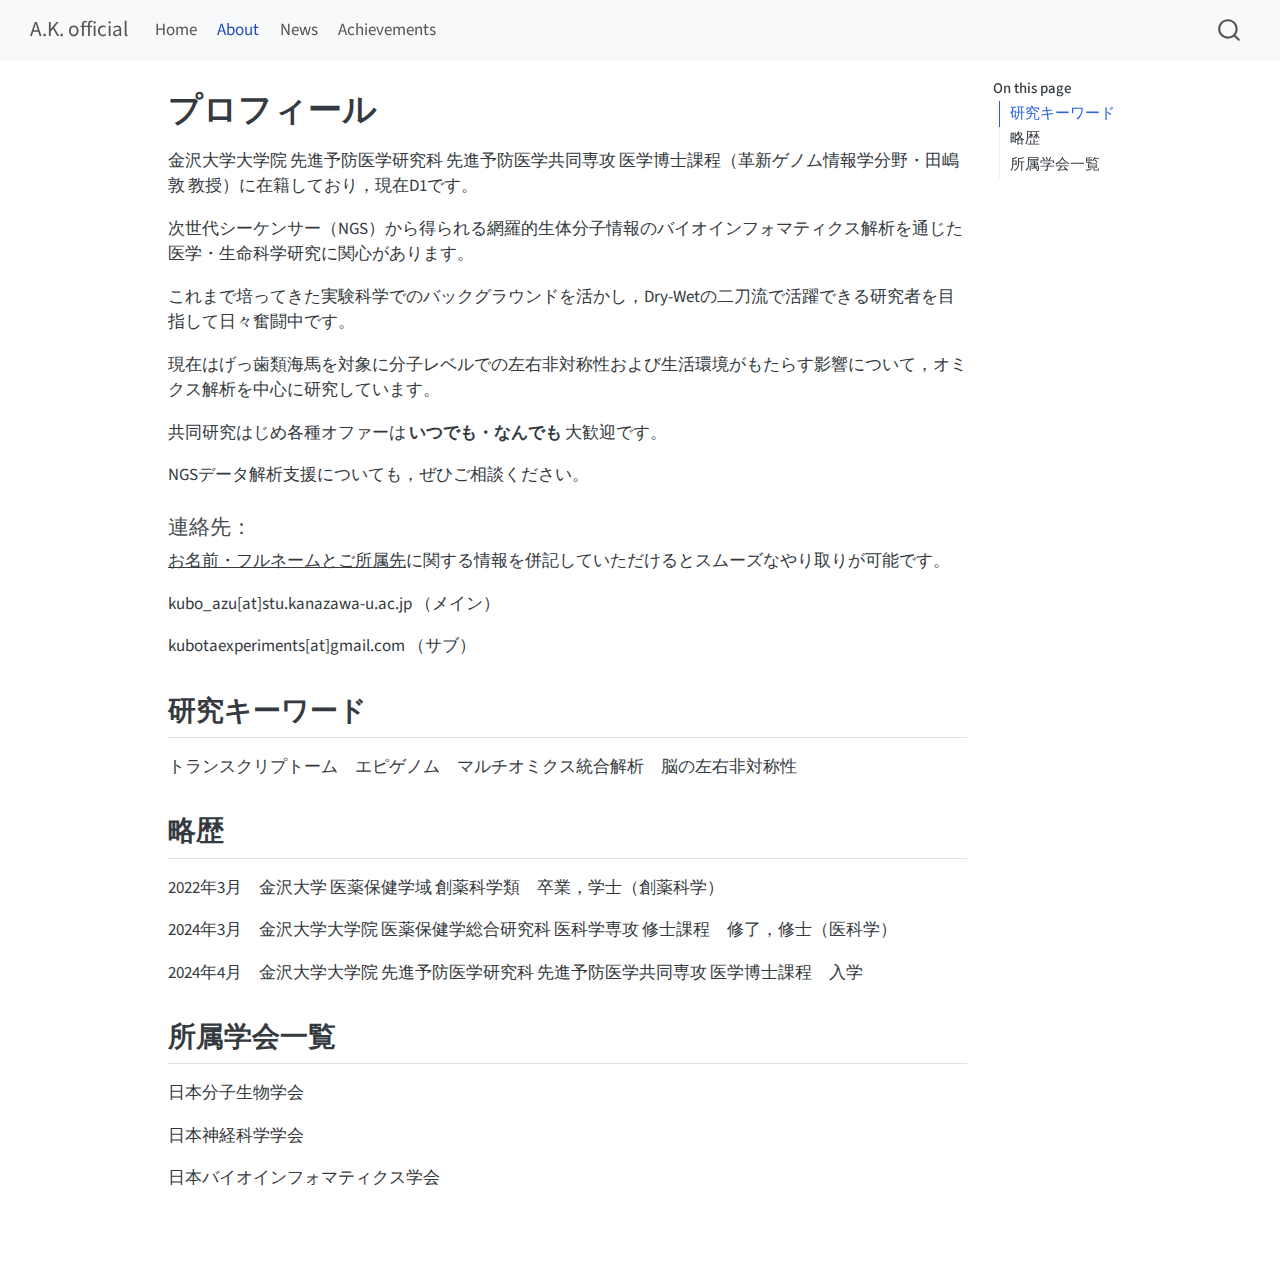
<file: docs/about.html>
<!DOCTYPE html>
<html xmlns="http://www.w3.org/1999/xhtml" lang="en" xml:lang="en"><head>

<meta charset="utf-8">
<meta name="generator" content="quarto-1.6.36">

<meta name="viewport" content="width=device-width, initial-scale=1.0, user-scalable=yes">


<title>プロフィール – A.K. official</title>
<style>
code{white-space: pre-wrap;}
span.smallcaps{font-variant: small-caps;}
div.columns{display: flex; gap: min(4vw, 1.5em);}
div.column{flex: auto; overflow-x: auto;}
div.hanging-indent{margin-left: 1.5em; text-indent: -1.5em;}
ul.task-list{list-style: none;}
ul.task-list li input[type="checkbox"] {
  width: 0.8em;
  margin: 0 0.8em 0.2em -1em; /* quarto-specific, see https://github.com/quarto-dev/quarto-cli/issues/4556 */ 
  vertical-align: middle;
}
</style>


<script src="site_libs/quarto-nav/quarto-nav.js"></script>
<script src="site_libs/quarto-nav/headroom.min.js"></script>
<script src="site_libs/clipboard/clipboard.min.js"></script>
<script src="site_libs/quarto-search/autocomplete.umd.js"></script>
<script src="site_libs/quarto-search/fuse.min.js"></script>
<script src="site_libs/quarto-search/quarto-search.js"></script>
<meta name="quarto:offset" content="./">
<script src="site_libs/quarto-html/quarto.js"></script>
<script src="site_libs/quarto-html/popper.min.js"></script>
<script src="site_libs/quarto-html/tippy.umd.min.js"></script>
<script src="site_libs/quarto-html/anchor.min.js"></script>
<link href="site_libs/quarto-html/tippy.css" rel="stylesheet">
<link href="site_libs/quarto-html/quarto-syntax-highlighting-01c78b5cd655e4cd89133cf59d535862.css" rel="stylesheet" id="quarto-text-highlighting-styles">
<script src="site_libs/bootstrap/bootstrap.min.js"></script>
<link href="site_libs/bootstrap/bootstrap-icons.css" rel="stylesheet">
<link href="site_libs/bootstrap/bootstrap-1322888c997fad56b0b4d776d35cf542.min.css" rel="stylesheet" append-hash="true" id="quarto-bootstrap" data-mode="light">
<script id="quarto-search-options" type="application/json">{
  "location": "navbar",
  "copy-button": false,
  "collapse-after": 3,
  "panel-placement": "end",
  "type": "overlay",
  "limit": 50,
  "keyboard-shortcut": [
    "f",
    "/",
    "s"
  ],
  "show-item-context": false,
  "language": {
    "search-no-results-text": "No results",
    "search-matching-documents-text": "matching documents",
    "search-copy-link-title": "Copy link to search",
    "search-hide-matches-text": "Hide additional matches",
    "search-more-match-text": "more match in this document",
    "search-more-matches-text": "more matches in this document",
    "search-clear-button-title": "Clear",
    "search-text-placeholder": "",
    "search-detached-cancel-button-title": "Cancel",
    "search-submit-button-title": "Submit",
    "search-label": "Search"
  }
}</script>


<link rel="stylesheet" href="styles.css">
</head>

<body class="nav-fixed">

<div id="quarto-search-results"></div>
  <header id="quarto-header" class="headroom fixed-top">
    <nav class="navbar navbar-expand-lg " data-bs-theme="dark">
      <div class="navbar-container container-fluid">
      <div class="navbar-brand-container mx-auto">
    <a class="navbar-brand" href="./index.html">
    <span class="navbar-title">A.K. official</span>
    </a>
  </div>
            <div id="quarto-search" class="" title="Search"></div>
          <button class="navbar-toggler" type="button" data-bs-toggle="collapse" data-bs-target="#navbarCollapse" aria-controls="navbarCollapse" role="menu" aria-expanded="false" aria-label="Toggle navigation" onclick="if (window.quartoToggleHeadroom) { window.quartoToggleHeadroom(); }">
  <span class="navbar-toggler-icon"></span>
</button>
          <div class="collapse navbar-collapse" id="navbarCollapse">
            <ul class="navbar-nav navbar-nav-scroll me-auto">
  <li class="nav-item">
    <a class="nav-link" href="./index.html"> 
<span class="menu-text">Home</span></a>
  </li>  
  <li class="nav-item">
    <a class="nav-link active" href="./about.html" aria-current="page"> 
<span class="menu-text">About</span></a>
  </li>  
  <li class="nav-item">
    <a class="nav-link" href="./news.html"> 
<span class="menu-text">News</span></a>
  </li>  
  <li class="nav-item">
    <a class="nav-link" href="./achievements.html"> 
<span class="menu-text">Achievements</span></a>
  </li>  
</ul>
          </div> <!-- /navcollapse -->
            <div class="quarto-navbar-tools">
</div>
      </div> <!-- /container-fluid -->
    </nav>
</header>
<!-- content -->
<div id="quarto-content" class="quarto-container page-columns page-rows-contents page-layout-article page-navbar">
<!-- sidebar -->
<!-- margin-sidebar -->
    <div id="quarto-margin-sidebar" class="sidebar margin-sidebar">
        <nav id="TOC" role="doc-toc" class="toc-active">
    <h2 id="toc-title">On this page</h2>
   
  <ul>
  <li><a href="#研究キーワード" id="toc-研究キーワード" class="nav-link active" data-scroll-target="#研究キーワード">研究キーワード</a></li>
  <li><a href="#略歴" id="toc-略歴" class="nav-link" data-scroll-target="#略歴">略歴</a></li>
  <li><a href="#所属学会一覧" id="toc-所属学会一覧" class="nav-link" data-scroll-target="#所属学会一覧">所属学会一覧</a></li>
  </ul>
</nav>
    </div>
<!-- main -->
<main class="content" id="quarto-document-content">

<header id="title-block-header" class="quarto-title-block default">
<div class="quarto-title">
<h1 class="title">プロフィール</h1>
</div>



<div class="quarto-title-meta">

    
  
    
  </div>
  


</header>


<p>金沢大学大学院 先進予防医学研究科 先進予防医学共同専攻 医学博士課程（革新ゲノム情報学分野・田嶋敦 教授）に在籍しており，現在D1です。</p>
<p>次世代シーケンサー（NGS）から得られる網羅的生体分子情報のバイオインフォマティクス解析を通じた医学・生命科学研究に関心があります。</p>
<p>これまで培ってきた実験科学でのバックグラウンドを活かし，Dry-Wetの二刀流で活躍できる研究者を目指して日々奮闘中です。</p>
<p>現在はげっ歯類海馬を対象に分子レベルでの左右非対称性および生活環境がもたらす影響について，オミクス解析を中心に研究しています。</p>
<p>共同研究はじめ各種オファーは <strong>いつでも・なんでも</strong> 大歓迎です。</p>
<p>NGSデータ解析支援についても，ぜひご相談ください。</p>
<section id="連絡先" class="level4">
<h4 class="anchored" data-anchor-id="連絡先">連絡先：</h4>
<p><u>お名前・フルネームとご所属先</u>に関する情報を併記していただけるとスムーズなやり取りが可能です。</p>
<p>kubo_azu[at]stu.kanazawa-u.ac.jp （メイン）</p>
<p>kubotaexperiments[at]gmail.com （サブ）</p>
</section>
<section id="研究キーワード" class="level2">
<h2 class="anchored" data-anchor-id="研究キーワード">研究キーワード</h2>
<p>トランスクリプトーム　エピゲノム　マルチオミクス統合解析　脳の左右非対称性　</p>
</section>
<section id="略歴" class="level2">
<h2 class="anchored" data-anchor-id="略歴">略歴</h2>
<p>2022年3月　金沢大学 医薬保健学域 創薬科学類　卒業，学士（創薬科学）</p>
<p>2024年3月　金沢大学大学院 医薬保健学総合研究科 医科学専攻 修士課程　修了，修士（医科学）</p>
<p>2024年4月　金沢大学大学院 先進予防医学研究科 先進予防医学共同専攻 医学博士課程　入学</p>
</section>
<section id="所属学会一覧" class="level2">
<h2 class="anchored" data-anchor-id="所属学会一覧">所属学会一覧</h2>
<p>日本分子生物学会</p>
<p>日本神経科学学会</p>
<p>日本バイオインフォマティクス学会</p>


</section>

</main> <!-- /main -->
<script id="quarto-html-after-body" type="application/javascript">
window.document.addEventListener("DOMContentLoaded", function (event) {
  const toggleBodyColorMode = (bsSheetEl) => {
    const mode = bsSheetEl.getAttribute("data-mode");
    const bodyEl = window.document.querySelector("body");
    if (mode === "dark") {
      bodyEl.classList.add("quarto-dark");
      bodyEl.classList.remove("quarto-light");
    } else {
      bodyEl.classList.add("quarto-light");
      bodyEl.classList.remove("quarto-dark");
    }
  }
  const toggleBodyColorPrimary = () => {
    const bsSheetEl = window.document.querySelector("link#quarto-bootstrap");
    if (bsSheetEl) {
      toggleBodyColorMode(bsSheetEl);
    }
  }
  toggleBodyColorPrimary();  
  const icon = "";
  const anchorJS = new window.AnchorJS();
  anchorJS.options = {
    placement: 'right',
    icon: icon
  };
  anchorJS.add('.anchored');
  const isCodeAnnotation = (el) => {
    for (const clz of el.classList) {
      if (clz.startsWith('code-annotation-')) {                     
        return true;
      }
    }
    return false;
  }
  const onCopySuccess = function(e) {
    // button target
    const button = e.trigger;
    // don't keep focus
    button.blur();
    // flash "checked"
    button.classList.add('code-copy-button-checked');
    var currentTitle = button.getAttribute("title");
    button.setAttribute("title", "Copied!");
    let tooltip;
    if (window.bootstrap) {
      button.setAttribute("data-bs-toggle", "tooltip");
      button.setAttribute("data-bs-placement", "left");
      button.setAttribute("data-bs-title", "Copied!");
      tooltip = new bootstrap.Tooltip(button, 
        { trigger: "manual", 
          customClass: "code-copy-button-tooltip",
          offset: [0, -8]});
      tooltip.show();    
    }
    setTimeout(function() {
      if (tooltip) {
        tooltip.hide();
        button.removeAttribute("data-bs-title");
        button.removeAttribute("data-bs-toggle");
        button.removeAttribute("data-bs-placement");
      }
      button.setAttribute("title", currentTitle);
      button.classList.remove('code-copy-button-checked');
    }, 1000);
    // clear code selection
    e.clearSelection();
  }
  const getTextToCopy = function(trigger) {
      const codeEl = trigger.previousElementSibling.cloneNode(true);
      for (const childEl of codeEl.children) {
        if (isCodeAnnotation(childEl)) {
          childEl.remove();
        }
      }
      return codeEl.innerText;
  }
  const clipboard = new window.ClipboardJS('.code-copy-button:not([data-in-quarto-modal])', {
    text: getTextToCopy
  });
  clipboard.on('success', onCopySuccess);
  if (window.document.getElementById('quarto-embedded-source-code-modal')) {
    const clipboardModal = new window.ClipboardJS('.code-copy-button[data-in-quarto-modal]', {
      text: getTextToCopy,
      container: window.document.getElementById('quarto-embedded-source-code-modal')
    });
    clipboardModal.on('success', onCopySuccess);
  }
    var localhostRegex = new RegExp(/^(?:http|https):\/\/localhost\:?[0-9]*\//);
    var mailtoRegex = new RegExp(/^mailto:/);
      var filterRegex = new RegExp('/' + window.location.host + '/');
    var isInternal = (href) => {
        return filterRegex.test(href) || localhostRegex.test(href) || mailtoRegex.test(href);
    }
    // Inspect non-navigation links and adorn them if external
 	var links = window.document.querySelectorAll('a[href]:not(.nav-link):not(.navbar-brand):not(.toc-action):not(.sidebar-link):not(.sidebar-item-toggle):not(.pagination-link):not(.no-external):not([aria-hidden]):not(.dropdown-item):not(.quarto-navigation-tool):not(.about-link)');
    for (var i=0; i<links.length; i++) {
      const link = links[i];
      if (!isInternal(link.href)) {
        // undo the damage that might have been done by quarto-nav.js in the case of
        // links that we want to consider external
        if (link.dataset.originalHref !== undefined) {
          link.href = link.dataset.originalHref;
        }
      }
    }
  function tippyHover(el, contentFn, onTriggerFn, onUntriggerFn) {
    const config = {
      allowHTML: true,
      maxWidth: 500,
      delay: 100,
      arrow: false,
      appendTo: function(el) {
          return el.parentElement;
      },
      interactive: true,
      interactiveBorder: 10,
      theme: 'quarto',
      placement: 'bottom-start',
    };
    if (contentFn) {
      config.content = contentFn;
    }
    if (onTriggerFn) {
      config.onTrigger = onTriggerFn;
    }
    if (onUntriggerFn) {
      config.onUntrigger = onUntriggerFn;
    }
    window.tippy(el, config); 
  }
  const noterefs = window.document.querySelectorAll('a[role="doc-noteref"]');
  for (var i=0; i<noterefs.length; i++) {
    const ref = noterefs[i];
    tippyHover(ref, function() {
      // use id or data attribute instead here
      let href = ref.getAttribute('data-footnote-href') || ref.getAttribute('href');
      try { href = new URL(href).hash; } catch {}
      const id = href.replace(/^#\/?/, "");
      const note = window.document.getElementById(id);
      if (note) {
        return note.innerHTML;
      } else {
        return "";
      }
    });
  }
  const xrefs = window.document.querySelectorAll('a.quarto-xref');
  const processXRef = (id, note) => {
    // Strip column container classes
    const stripColumnClz = (el) => {
      el.classList.remove("page-full", "page-columns");
      if (el.children) {
        for (const child of el.children) {
          stripColumnClz(child);
        }
      }
    }
    stripColumnClz(note)
    if (id === null || id.startsWith('sec-')) {
      // Special case sections, only their first couple elements
      const container = document.createElement("div");
      if (note.children && note.children.length > 2) {
        container.appendChild(note.children[0].cloneNode(true));
        for (let i = 1; i < note.children.length; i++) {
          const child = note.children[i];
          if (child.tagName === "P" && child.innerText === "") {
            continue;
          } else {
            container.appendChild(child.cloneNode(true));
            break;
          }
        }
        if (window.Quarto?.typesetMath) {
          window.Quarto.typesetMath(container);
        }
        return container.innerHTML
      } else {
        if (window.Quarto?.typesetMath) {
          window.Quarto.typesetMath(note);
        }
        return note.innerHTML;
      }
    } else {
      // Remove any anchor links if they are present
      const anchorLink = note.querySelector('a.anchorjs-link');
      if (anchorLink) {
        anchorLink.remove();
      }
      if (window.Quarto?.typesetMath) {
        window.Quarto.typesetMath(note);
      }
      if (note.classList.contains("callout")) {
        return note.outerHTML;
      } else {
        return note.innerHTML;
      }
    }
  }
  for (var i=0; i<xrefs.length; i++) {
    const xref = xrefs[i];
    tippyHover(xref, undefined, function(instance) {
      instance.disable();
      let url = xref.getAttribute('href');
      let hash = undefined; 
      if (url.startsWith('#')) {
        hash = url;
      } else {
        try { hash = new URL(url).hash; } catch {}
      }
      if (hash) {
        const id = hash.replace(/^#\/?/, "");
        const note = window.document.getElementById(id);
        if (note !== null) {
          try {
            const html = processXRef(id, note.cloneNode(true));
            instance.setContent(html);
          } finally {
            instance.enable();
            instance.show();
          }
        } else {
          // See if we can fetch this
          fetch(url.split('#')[0])
          .then(res => res.text())
          .then(html => {
            const parser = new DOMParser();
            const htmlDoc = parser.parseFromString(html, "text/html");
            const note = htmlDoc.getElementById(id);
            if (note !== null) {
              const html = processXRef(id, note);
              instance.setContent(html);
            } 
          }).finally(() => {
            instance.enable();
            instance.show();
          });
        }
      } else {
        // See if we can fetch a full url (with no hash to target)
        // This is a special case and we should probably do some content thinning / targeting
        fetch(url)
        .then(res => res.text())
        .then(html => {
          const parser = new DOMParser();
          const htmlDoc = parser.parseFromString(html, "text/html");
          const note = htmlDoc.querySelector('main.content');
          if (note !== null) {
            // This should only happen for chapter cross references
            // (since there is no id in the URL)
            // remove the first header
            if (note.children.length > 0 && note.children[0].tagName === "HEADER") {
              note.children[0].remove();
            }
            const html = processXRef(null, note);
            instance.setContent(html);
          } 
        }).finally(() => {
          instance.enable();
          instance.show();
        });
      }
    }, function(instance) {
    });
  }
      let selectedAnnoteEl;
      const selectorForAnnotation = ( cell, annotation) => {
        let cellAttr = 'data-code-cell="' + cell + '"';
        let lineAttr = 'data-code-annotation="' +  annotation + '"';
        const selector = 'span[' + cellAttr + '][' + lineAttr + ']';
        return selector;
      }
      const selectCodeLines = (annoteEl) => {
        const doc = window.document;
        const targetCell = annoteEl.getAttribute("data-target-cell");
        const targetAnnotation = annoteEl.getAttribute("data-target-annotation");
        const annoteSpan = window.document.querySelector(selectorForAnnotation(targetCell, targetAnnotation));
        const lines = annoteSpan.getAttribute("data-code-lines").split(",");
        const lineIds = lines.map((line) => {
          return targetCell + "-" + line;
        })
        let top = null;
        let height = null;
        let parent = null;
        if (lineIds.length > 0) {
            //compute the position of the single el (top and bottom and make a div)
            const el = window.document.getElementById(lineIds[0]);
            top = el.offsetTop;
            height = el.offsetHeight;
            parent = el.parentElement.parentElement;
          if (lineIds.length > 1) {
            const lastEl = window.document.getElementById(lineIds[lineIds.length - 1]);
            const bottom = lastEl.offsetTop + lastEl.offsetHeight;
            height = bottom - top;
          }
          if (top !== null && height !== null && parent !== null) {
            // cook up a div (if necessary) and position it 
            let div = window.document.getElementById("code-annotation-line-highlight");
            if (div === null) {
              div = window.document.createElement("div");
              div.setAttribute("id", "code-annotation-line-highlight");
              div.style.position = 'absolute';
              parent.appendChild(div);
            }
            div.style.top = top - 2 + "px";
            div.style.height = height + 4 + "px";
            div.style.left = 0;
            let gutterDiv = window.document.getElementById("code-annotation-line-highlight-gutter");
            if (gutterDiv === null) {
              gutterDiv = window.document.createElement("div");
              gutterDiv.setAttribute("id", "code-annotation-line-highlight-gutter");
              gutterDiv.style.position = 'absolute';
              const codeCell = window.document.getElementById(targetCell);
              const gutter = codeCell.querySelector('.code-annotation-gutter');
              gutter.appendChild(gutterDiv);
            }
            gutterDiv.style.top = top - 2 + "px";
            gutterDiv.style.height = height + 4 + "px";
          }
          selectedAnnoteEl = annoteEl;
        }
      };
      const unselectCodeLines = () => {
        const elementsIds = ["code-annotation-line-highlight", "code-annotation-line-highlight-gutter"];
        elementsIds.forEach((elId) => {
          const div = window.document.getElementById(elId);
          if (div) {
            div.remove();
          }
        });
        selectedAnnoteEl = undefined;
      };
        // Handle positioning of the toggle
    window.addEventListener(
      "resize",
      throttle(() => {
        elRect = undefined;
        if (selectedAnnoteEl) {
          selectCodeLines(selectedAnnoteEl);
        }
      }, 10)
    );
    function throttle(fn, ms) {
    let throttle = false;
    let timer;
      return (...args) => {
        if(!throttle) { // first call gets through
            fn.apply(this, args);
            throttle = true;
        } else { // all the others get throttled
            if(timer) clearTimeout(timer); // cancel #2
            timer = setTimeout(() => {
              fn.apply(this, args);
              timer = throttle = false;
            }, ms);
        }
      };
    }
      // Attach click handler to the DT
      const annoteDls = window.document.querySelectorAll('dt[data-target-cell]');
      for (const annoteDlNode of annoteDls) {
        annoteDlNode.addEventListener('click', (event) => {
          const clickedEl = event.target;
          if (clickedEl !== selectedAnnoteEl) {
            unselectCodeLines();
            const activeEl = window.document.querySelector('dt[data-target-cell].code-annotation-active');
            if (activeEl) {
              activeEl.classList.remove('code-annotation-active');
            }
            selectCodeLines(clickedEl);
            clickedEl.classList.add('code-annotation-active');
          } else {
            // Unselect the line
            unselectCodeLines();
            clickedEl.classList.remove('code-annotation-active');
          }
        });
      }
  const findCites = (el) => {
    const parentEl = el.parentElement;
    if (parentEl) {
      const cites = parentEl.dataset.cites;
      if (cites) {
        return {
          el,
          cites: cites.split(' ')
        };
      } else {
        return findCites(el.parentElement)
      }
    } else {
      return undefined;
    }
  };
  var bibliorefs = window.document.querySelectorAll('a[role="doc-biblioref"]');
  for (var i=0; i<bibliorefs.length; i++) {
    const ref = bibliorefs[i];
    const citeInfo = findCites(ref);
    if (citeInfo) {
      tippyHover(citeInfo.el, function() {
        var popup = window.document.createElement('div');
        citeInfo.cites.forEach(function(cite) {
          var citeDiv = window.document.createElement('div');
          citeDiv.classList.add('hanging-indent');
          citeDiv.classList.add('csl-entry');
          var biblioDiv = window.document.getElementById('ref-' + cite);
          if (biblioDiv) {
            citeDiv.innerHTML = biblioDiv.innerHTML;
          }
          popup.appendChild(citeDiv);
        });
        return popup.innerHTML;
      });
    }
  }
});
</script>
</div> <!-- /content -->




</body></html>
</file>
<file: site_libs/quarto-html/tippy.css>
.tippy-box[data-animation=fade][data-state=hidden]{opacity:0}[data-tippy-root]{max-width:calc(100vw - 10px)}.tippy-box{position:relative;background-color:#333;color:#fff;border-radius:4px;font-size:14px;line-height:1.4;white-space:normal;outline:0;transition-property:transform,visibility,opacity}.tippy-box[data-placement^=top]>.tippy-arrow{bottom:0}.tippy-box[data-placement^=top]>.tippy-arrow:before{bottom:-7px;left:0;border-width:8px 8px 0;border-top-color:initial;transform-origin:center top}.tippy-box[data-placement^=bottom]>.tippy-arrow{top:0}.tippy-box[data-placement^=bottom]>.tippy-arrow:before{top:-7px;left:0;border-width:0 8px 8px;border-bottom-color:initial;transform-origin:center bottom}.tippy-box[data-placement^=left]>.tippy-arrow{right:0}.tippy-box[data-placement^=left]>.tippy-arrow:before{border-width:8px 0 8px 8px;border-left-color:initial;right:-7px;transform-origin:center left}.tippy-box[data-placement^=right]>.tippy-arrow{left:0}.tippy-box[data-placement^=right]>.tippy-arrow:before{left:-7px;border-width:8px 8px 8px 0;border-right-color:initial;transform-origin:center right}.tippy-box[data-inertia][data-state=visible]{transition-timing-function:cubic-bezier(.54,1.5,.38,1.11)}.tippy-arrow{width:16px;height:16px;color:#333}.tippy-arrow:before{content:"";position:absolute;border-color:transparent;border-style:solid}.tippy-content{position:relative;padding:5px 9px;z-index:1}
</file>
<file: site_libs/quarto-html/quarto-syntax-highlighting-01c78b5cd655e4cd89133cf59d535862.css>
/* quarto syntax highlight colors */
:root {
  --quarto-hl-ot-color: #003B4F;
  --quarto-hl-at-color: #657422;
  --quarto-hl-ss-color: #20794D;
  --quarto-hl-an-color: #5E5E5E;
  --quarto-hl-fu-color: #4758AB;
  --quarto-hl-st-color: #20794D;
  --quarto-hl-cf-color: #003B4F;
  --quarto-hl-op-color: #5E5E5E;
  --quarto-hl-er-color: #AD0000;
  --quarto-hl-bn-color: #AD0000;
  --quarto-hl-al-color: #AD0000;
  --quarto-hl-va-color: #111111;
  --quarto-hl-bu-color: inherit;
  --quarto-hl-ex-color: inherit;
  --quarto-hl-pp-color: #AD0000;
  --quarto-hl-in-color: #5E5E5E;
  --quarto-hl-vs-color: #20794D;
  --quarto-hl-wa-color: #5E5E5E;
  --quarto-hl-do-color: #5E5E5E;
  --quarto-hl-im-color: #00769E;
  --quarto-hl-ch-color: #20794D;
  --quarto-hl-dt-color: #AD0000;
  --quarto-hl-fl-color: #AD0000;
  --quarto-hl-co-color: #5E5E5E;
  --quarto-hl-cv-color: #5E5E5E;
  --quarto-hl-cn-color: #8f5902;
  --quarto-hl-sc-color: #5E5E5E;
  --quarto-hl-dv-color: #AD0000;
  --quarto-hl-kw-color: #003B4F;
}

/* other quarto variables */
:root {
  --quarto-font-monospace: SFMono-Regular, Menlo, Monaco, Consolas, "Liberation Mono", "Courier New", monospace;
}

pre > code.sourceCode > span {
  color: #003B4F;
}

code span {
  color: #003B4F;
}

code.sourceCode > span {
  color: #003B4F;
}

div.sourceCode,
div.sourceCode pre.sourceCode {
  color: #003B4F;
}

code span.ot {
  color: #003B4F;
  font-style: inherit;
}

code span.at {
  color: #657422;
  font-style: inherit;
}

code span.ss {
  color: #20794D;
  font-style: inherit;
}

code span.an {
  color: #5E5E5E;
  font-style: inherit;
}

code span.fu {
  color: #4758AB;
  font-style: inherit;
}

code span.st {
  color: #20794D;
  font-style: inherit;
}

code span.cf {
  color: #003B4F;
  font-weight: bold;
  font-style: inherit;
}

code span.op {
  color: #5E5E5E;
  font-style: inherit;
}

code span.er {
  color: #AD0000;
  font-style: inherit;
}

code span.bn {
  color: #AD0000;
  font-style: inherit;
}

code span.al {
  color: #AD0000;
  font-style: inherit;
}

code span.va {
  color: #111111;
  font-style: inherit;
}

code span.bu {
  font-style: inherit;
}

code span.ex {
  font-style: inherit;
}

code span.pp {
  color: #AD0000;
  font-style: inherit;
}

code span.in {
  color: #5E5E5E;
  font-style: inherit;
}

code span.vs {
  color: #20794D;
  font-style: inherit;
}

code span.wa {
  color: #5E5E5E;
  font-style: italic;
}

code span.do {
  color: #5E5E5E;
  font-style: italic;
}

code span.im {
  color: #00769E;
  font-style: inherit;
}

code span.ch {
  color: #20794D;
  font-style: inherit;
}

code span.dt {
  color: #AD0000;
  font-style: inherit;
}

code span.fl {
  color: #AD0000;
  font-style: inherit;
}

code span.co {
  color: #5E5E5E;
  font-style: inherit;
}

code span.cv {
  color: #5E5E5E;
  font-style: italic;
}

code span.cn {
  color: #8f5902;
  font-style: inherit;
}

code span.sc {
  color: #5E5E5E;
  font-style: inherit;
}

code span.dv {
  color: #AD0000;
  font-style: inherit;
}

code span.kw {
  color: #003B4F;
  font-weight: bold;
  font-style: inherit;
}

.prevent-inlining {
  content: "</";
}

/*# sourceMappingURL=b864b4b3bfc832830bc29b9fb759e26b.css.map */
</file>
<file: styles.css>
/* css styles */

/* お知らせ欄の全体スタイル */
.news {
  background-color: #f9f9f9;  /* 背景色 */
  border-left: 5px solid #00cc99;  /* 左ボーダーの色 */
  padding: 12px 20px;  /* 内側の余白 */
  margin: 15px 0;  /* 外側の余白 */
  border-radius: 5px;  /* 角丸 */
  font-size: 1.1em;  /* フォントサイズ */
}

/* 各ニュース項目のスタイル */
.news-item {
  margin: 0;  /* 余白なし */
  padding: 5px 0;  /* 上下の余白 */
  font-weight: normal;  /* 太字を控えめに */
}

/* 日付や強調部分のスタイル */
.news-item strong {
  color: #555555;  /* 日付を控えめな色（灰色系）に変更 */
  font-weight: normal;  /* 強調を控えめに */
}

/* リンクリスト全体のスタイル */
.links {
  margin: 20px 0;  /* 上下の余白 */
  font-size: 1.1em;  /* フォントサイズ */
}

/* 各リンクのスタイル */
.links a {
  color: #007bff;  /* リンクの色 */
  text-decoration: none;  /* 下線なし */
  padding: 5px 0;  /* 上下の余白 */
  display: block;  /* ブロック表示にすることで間隔を開ける */
}

/* リンクホバー時のスタイル */
.links a:hover {
  text-decoration: underline;  /* ホバー時に下線を表示 */
}

/* ブログ一覧ページのスタイル */
.listing {
  margin: 20px 0;
  font-size: 1.1em; /* 全体的な文字サイズを少し大きく */
}

/* 各ブログタイトルリンクのスタイル */
.listing a {
  color: #007bff; /* 青色のリンク */
  text-decoration: none; /* 下線を非表示 */
  font-weight: bold; /* 太字で目立たせる */
}

/* ホバー時のスタイル */
.listing a:hover {
  text-decoration: underline; /* ホバー時に下線を表示 */
  color: #0056b3; /* ホバー時に色を少し濃く */
}

/* 各ブログエントリのボックス */
.listing .item {
  padding: 10px;
  margin: 15px 0;
  border: 1px solid #e0e0e0; /* 薄い灰色の枠線 */
  border-radius: 5px; /* 角を少し丸く */
  background-color: #f9f9f9; /* 背景を少し明るい灰色に */
}

/* 日付部分のスタイル */
.listing .item .date {
  font-size: 0.9em;
  color: #6c757d; /* 少し目立たない灰色 */
  margin-bottom: 5px;
}

/* タイトル部分のスタイル */
.listing .item .title {
  font-size: 1.2em;
  color: #333; /* 標準の暗い文字色 */
}
</file>
<file: _site/site_libs/quarto-html/tippy.css>
.tippy-box[data-animation=fade][data-state=hidden]{opacity:0}[data-tippy-root]{max-width:calc(100vw - 10px)}.tippy-box{position:relative;background-color:#333;color:#fff;border-radius:4px;font-size:14px;line-height:1.4;white-space:normal;outline:0;transition-property:transform,visibility,opacity}.tippy-box[data-placement^=top]>.tippy-arrow{bottom:0}.tippy-box[data-placement^=top]>.tippy-arrow:before{bottom:-7px;left:0;border-width:8px 8px 0;border-top-color:initial;transform-origin:center top}.tippy-box[data-placement^=bottom]>.tippy-arrow{top:0}.tippy-box[data-placement^=bottom]>.tippy-arrow:before{top:-7px;left:0;border-width:0 8px 8px;border-bottom-color:initial;transform-origin:center bottom}.tippy-box[data-placement^=left]>.tippy-arrow{right:0}.tippy-box[data-placement^=left]>.tippy-arrow:before{border-width:8px 0 8px 8px;border-left-color:initial;right:-7px;transform-origin:center left}.tippy-box[data-placement^=right]>.tippy-arrow{left:0}.tippy-box[data-placement^=right]>.tippy-arrow:before{left:-7px;border-width:8px 8px 8px 0;border-right-color:initial;transform-origin:center right}.tippy-box[data-inertia][data-state=visible]{transition-timing-function:cubic-bezier(.54,1.5,.38,1.11)}.tippy-arrow{width:16px;height:16px;color:#333}.tippy-arrow:before{content:"";position:absolute;border-color:transparent;border-style:solid}.tippy-content{position:relative;padding:5px 9px;z-index:1}
</file>
<file: _site/site_libs/quarto-html/quarto-syntax-highlighting-01c78b5cd655e4cd89133cf59d535862.css>
/* quarto syntax highlight colors */
:root {
  --quarto-hl-ot-color: #003B4F;
  --quarto-hl-at-color: #657422;
  --quarto-hl-ss-color: #20794D;
  --quarto-hl-an-color: #5E5E5E;
  --quarto-hl-fu-color: #4758AB;
  --quarto-hl-st-color: #20794D;
  --quarto-hl-cf-color: #003B4F;
  --quarto-hl-op-color: #5E5E5E;
  --quarto-hl-er-color: #AD0000;
  --quarto-hl-bn-color: #AD0000;
  --quarto-hl-al-color: #AD0000;
  --quarto-hl-va-color: #111111;
  --quarto-hl-bu-color: inherit;
  --quarto-hl-ex-color: inherit;
  --quarto-hl-pp-color: #AD0000;
  --quarto-hl-in-color: #5E5E5E;
  --quarto-hl-vs-color: #20794D;
  --quarto-hl-wa-color: #5E5E5E;
  --quarto-hl-do-color: #5E5E5E;
  --quarto-hl-im-color: #00769E;
  --quarto-hl-ch-color: #20794D;
  --quarto-hl-dt-color: #AD0000;
  --quarto-hl-fl-color: #AD0000;
  --quarto-hl-co-color: #5E5E5E;
  --quarto-hl-cv-color: #5E5E5E;
  --quarto-hl-cn-color: #8f5902;
  --quarto-hl-sc-color: #5E5E5E;
  --quarto-hl-dv-color: #AD0000;
  --quarto-hl-kw-color: #003B4F;
}

/* other quarto variables */
:root {
  --quarto-font-monospace: SFMono-Regular, Menlo, Monaco, Consolas, "Liberation Mono", "Courier New", monospace;
}

pre > code.sourceCode > span {
  color: #003B4F;
}

code span {
  color: #003B4F;
}

code.sourceCode > span {
  color: #003B4F;
}

div.sourceCode,
div.sourceCode pre.sourceCode {
  color: #003B4F;
}

code span.ot {
  color: #003B4F;
  font-style: inherit;
}

code span.at {
  color: #657422;
  font-style: inherit;
}

code span.ss {
  color: #20794D;
  font-style: inherit;
}

code span.an {
  color: #5E5E5E;
  font-style: inherit;
}

code span.fu {
  color: #4758AB;
  font-style: inherit;
}

code span.st {
  color: #20794D;
  font-style: inherit;
}

code span.cf {
  color: #003B4F;
  font-weight: bold;
  font-style: inherit;
}

code span.op {
  color: #5E5E5E;
  font-style: inherit;
}

code span.er {
  color: #AD0000;
  font-style: inherit;
}

code span.bn {
  color: #AD0000;
  font-style: inherit;
}

code span.al {
  color: #AD0000;
  font-style: inherit;
}

code span.va {
  color: #111111;
  font-style: inherit;
}

code span.bu {
  font-style: inherit;
}

code span.ex {
  font-style: inherit;
}

code span.pp {
  color: #AD0000;
  font-style: inherit;
}

code span.in {
  color: #5E5E5E;
  font-style: inherit;
}

code span.vs {
  color: #20794D;
  font-style: inherit;
}

code span.wa {
  color: #5E5E5E;
  font-style: italic;
}

code span.do {
  color: #5E5E5E;
  font-style: italic;
}

code span.im {
  color: #00769E;
  font-style: inherit;
}

code span.ch {
  color: #20794D;
  font-style: inherit;
}

code span.dt {
  color: #AD0000;
  font-style: inherit;
}

code span.fl {
  color: #AD0000;
  font-style: inherit;
}

code span.co {
  color: #5E5E5E;
  font-style: inherit;
}

code span.cv {
  color: #5E5E5E;
  font-style: italic;
}

code span.cn {
  color: #8f5902;
  font-style: inherit;
}

code span.sc {
  color: #5E5E5E;
  font-style: inherit;
}

code span.dv {
  color: #AD0000;
  font-style: inherit;
}

code span.kw {
  color: #003B4F;
  font-weight: bold;
  font-style: inherit;
}

.prevent-inlining {
  content: "</";
}

/*# sourceMappingURL=b864b4b3bfc832830bc29b9fb759e26b.css.map */
</file>
<file: _site/styles.css>
/* css styles */
</file>
<file: docs/site_libs/quarto-html/tippy.css>
.tippy-box[data-animation=fade][data-state=hidden]{opacity:0}[data-tippy-root]{max-width:calc(100vw - 10px)}.tippy-box{position:relative;background-color:#333;color:#fff;border-radius:4px;font-size:14px;line-height:1.4;white-space:normal;outline:0;transition-property:transform,visibility,opacity}.tippy-box[data-placement^=top]>.tippy-arrow{bottom:0}.tippy-box[data-placement^=top]>.tippy-arrow:before{bottom:-7px;left:0;border-width:8px 8px 0;border-top-color:initial;transform-origin:center top}.tippy-box[data-placement^=bottom]>.tippy-arrow{top:0}.tippy-box[data-placement^=bottom]>.tippy-arrow:before{top:-7px;left:0;border-width:0 8px 8px;border-bottom-color:initial;transform-origin:center bottom}.tippy-box[data-placement^=left]>.tippy-arrow{right:0}.tippy-box[data-placement^=left]>.tippy-arrow:before{border-width:8px 0 8px 8px;border-left-color:initial;right:-7px;transform-origin:center left}.tippy-box[data-placement^=right]>.tippy-arrow{left:0}.tippy-box[data-placement^=right]>.tippy-arrow:before{left:-7px;border-width:8px 8px 8px 0;border-right-color:initial;transform-origin:center right}.tippy-box[data-inertia][data-state=visible]{transition-timing-function:cubic-bezier(.54,1.5,.38,1.11)}.tippy-arrow{width:16px;height:16px;color:#333}.tippy-arrow:before{content:"";position:absolute;border-color:transparent;border-style:solid}.tippy-content{position:relative;padding:5px 9px;z-index:1}
</file>
<file: docs/site_libs/quarto-html/quarto-syntax-highlighting-01c78b5cd655e4cd89133cf59d535862.css>
/* quarto syntax highlight colors */
:root {
  --quarto-hl-ot-color: #003B4F;
  --quarto-hl-at-color: #657422;
  --quarto-hl-ss-color: #20794D;
  --quarto-hl-an-color: #5E5E5E;
  --quarto-hl-fu-color: #4758AB;
  --quarto-hl-st-color: #20794D;
  --quarto-hl-cf-color: #003B4F;
  --quarto-hl-op-color: #5E5E5E;
  --quarto-hl-er-color: #AD0000;
  --quarto-hl-bn-color: #AD0000;
  --quarto-hl-al-color: #AD0000;
  --quarto-hl-va-color: #111111;
  --quarto-hl-bu-color: inherit;
  --quarto-hl-ex-color: inherit;
  --quarto-hl-pp-color: #AD0000;
  --quarto-hl-in-color: #5E5E5E;
  --quarto-hl-vs-color: #20794D;
  --quarto-hl-wa-color: #5E5E5E;
  --quarto-hl-do-color: #5E5E5E;
  --quarto-hl-im-color: #00769E;
  --quarto-hl-ch-color: #20794D;
  --quarto-hl-dt-color: #AD0000;
  --quarto-hl-fl-color: #AD0000;
  --quarto-hl-co-color: #5E5E5E;
  --quarto-hl-cv-color: #5E5E5E;
  --quarto-hl-cn-color: #8f5902;
  --quarto-hl-sc-color: #5E5E5E;
  --quarto-hl-dv-color: #AD0000;
  --quarto-hl-kw-color: #003B4F;
}

/* other quarto variables */
:root {
  --quarto-font-monospace: SFMono-Regular, Menlo, Monaco, Consolas, "Liberation Mono", "Courier New", monospace;
}

pre > code.sourceCode > span {
  color: #003B4F;
}

code span {
  color: #003B4F;
}

code.sourceCode > span {
  color: #003B4F;
}

div.sourceCode,
div.sourceCode pre.sourceCode {
  color: #003B4F;
}

code span.ot {
  color: #003B4F;
  font-style: inherit;
}

code span.at {
  color: #657422;
  font-style: inherit;
}

code span.ss {
  color: #20794D;
  font-style: inherit;
}

code span.an {
  color: #5E5E5E;
  font-style: inherit;
}

code span.fu {
  color: #4758AB;
  font-style: inherit;
}

code span.st {
  color: #20794D;
  font-style: inherit;
}

code span.cf {
  color: #003B4F;
  font-weight: bold;
  font-style: inherit;
}

code span.op {
  color: #5E5E5E;
  font-style: inherit;
}

code span.er {
  color: #AD0000;
  font-style: inherit;
}

code span.bn {
  color: #AD0000;
  font-style: inherit;
}

code span.al {
  color: #AD0000;
  font-style: inherit;
}

code span.va {
  color: #111111;
  font-style: inherit;
}

code span.bu {
  font-style: inherit;
}

code span.ex {
  font-style: inherit;
}

code span.pp {
  color: #AD0000;
  font-style: inherit;
}

code span.in {
  color: #5E5E5E;
  font-style: inherit;
}

code span.vs {
  color: #20794D;
  font-style: inherit;
}

code span.wa {
  color: #5E5E5E;
  font-style: italic;
}

code span.do {
  color: #5E5E5E;
  font-style: italic;
}

code span.im {
  color: #00769E;
  font-style: inherit;
}

code span.ch {
  color: #20794D;
  font-style: inherit;
}

code span.dt {
  color: #AD0000;
  font-style: inherit;
}

code span.fl {
  color: #AD0000;
  font-style: inherit;
}

code span.co {
  color: #5E5E5E;
  font-style: inherit;
}

code span.cv {
  color: #5E5E5E;
  font-style: italic;
}

code span.cn {
  color: #8f5902;
  font-style: inherit;
}

code span.sc {
  color: #5E5E5E;
  font-style: inherit;
}

code span.dv {
  color: #AD0000;
  font-style: inherit;
}

code span.kw {
  color: #003B4F;
  font-weight: bold;
  font-style: inherit;
}

.prevent-inlining {
  content: "</";
}

/*# sourceMappingURL=b864b4b3bfc832830bc29b9fb759e26b.css.map */
</file>
<file: docs/styles.css>
/* css styles */

/* お知らせ欄の全体スタイル */
.news {
  background-color: #f9f9f9;  /* 背景色 */
  border-left: 5px solid #00cc99;  /* 左ボーダーの色 */
  padding: 12px 20px;  /* 内側の余白 */
  margin: 15px 0;  /* 外側の余白 */
  border-radius: 5px;  /* 角丸 */
  font-size: 1.1em;  /* フォントサイズ */
}

/* 各ニュース項目のスタイル */
.news-item {
  margin: 0;  /* 余白なし */
  padding: 5px 0;  /* 上下の余白 */
  font-weight: normal;  /* 太字を控えめに */
}

/* 日付や強調部分のスタイル */
.news-item strong {
  color: #555555;  /* 日付を控えめな色（灰色系）に変更 */
  font-weight: normal;  /* 強調を控えめに */
}

/* リンクリスト全体のスタイル */
.links {
  margin: 20px 0;  /* 上下の余白 */
  font-size: 1.1em;  /* フォントサイズ */
}

/* 各リンクのスタイル */
.links a {
  color: #007bff;  /* リンクの色 */
  text-decoration: none;  /* 下線なし */
  padding: 5px 0;  /* 上下の余白 */
  display: block;  /* ブロック表示にすることで間隔を開ける */
}

/* リンクホバー時のスタイル */
.links a:hover {
  text-decoration: underline;  /* ホバー時に下線を表示 */
}

/* ブログ一覧ページのスタイル */
.listing {
  margin: 20px 0;
  font-size: 1.1em; /* 全体的な文字サイズを少し大きく */
}

/* 各ブログタイトルリンクのスタイル */
.listing a {
  color: #007bff; /* 青色のリンク */
  text-decoration: none; /* 下線を非表示 */
  font-weight: bold; /* 太字で目立たせる */
}

/* ホバー時のスタイル */
.listing a:hover {
  text-decoration: underline; /* ホバー時に下線を表示 */
  color: #0056b3; /* ホバー時に色を少し濃く */
}

/* 各ブログエントリのボックス */
.listing .item {
  padding: 10px;
  margin: 15px 0;
  border: 1px solid #e0e0e0; /* 薄い灰色の枠線 */
  border-radius: 5px; /* 角を少し丸く */
  background-color: #f9f9f9; /* 背景を少し明るい灰色に */
}

/* 日付部分のスタイル */
.listing .item .date {
  font-size: 0.9em;
  color: #6c757d; /* 少し目立たない灰色 */
  margin-bottom: 5px;
}

/* タイトル部分のスタイル */
.listing .item .title {
  font-size: 1.2em;
  color: #333; /* 標準の暗い文字色 */
}
</file>
